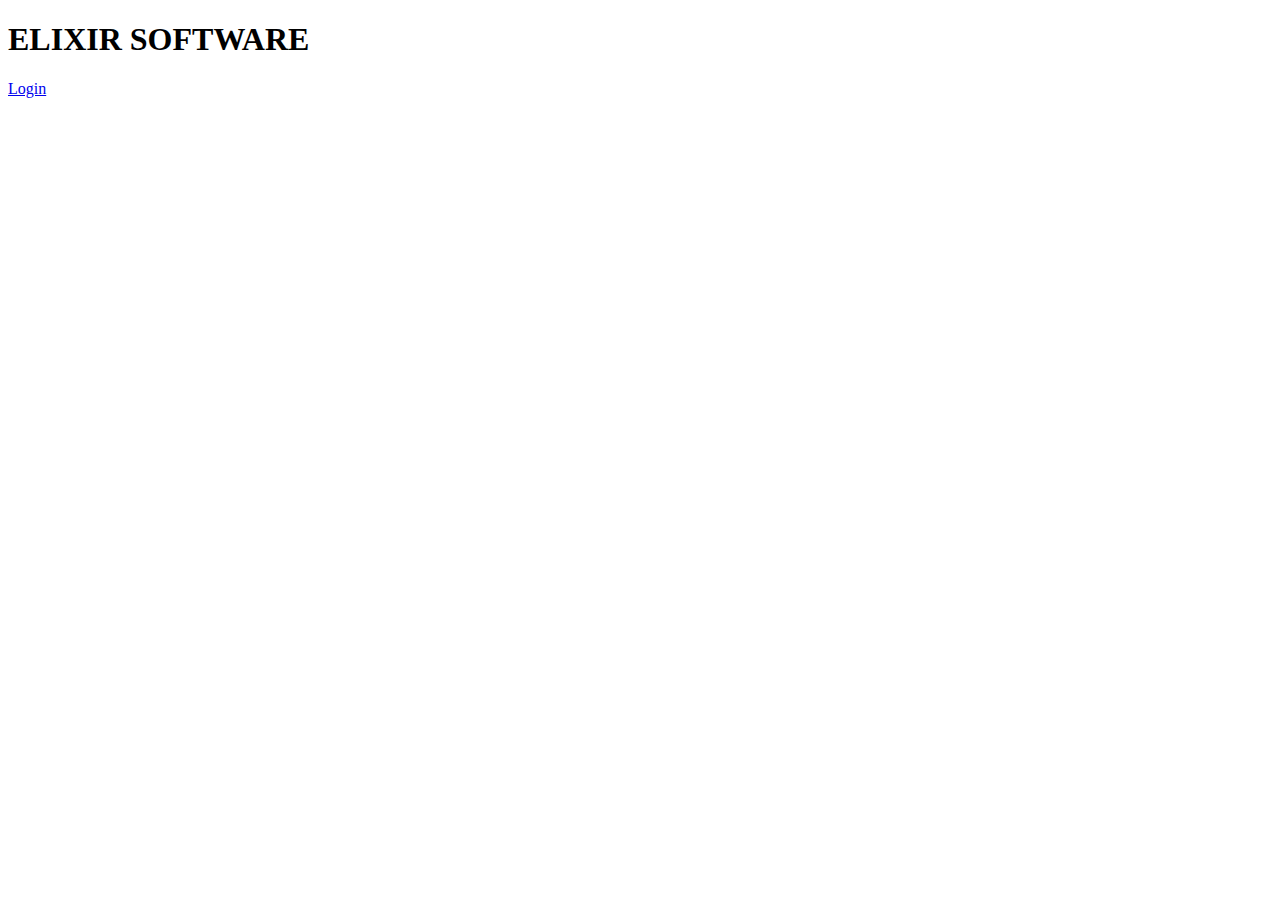
<file: index.html>
<!DOCTYPE html>
<html lang="en">
<head>
    <meta charset="UTF-8">
    <meta name="viewport" content="width=device-width, initial-scale=1.0">
    <title>Document</title>
</head>
<body>
    <h1>ELIXIR SOFTWARE</h1>
    <a href="./admin/index.php">Login</a>
</body>
</html>
</file>
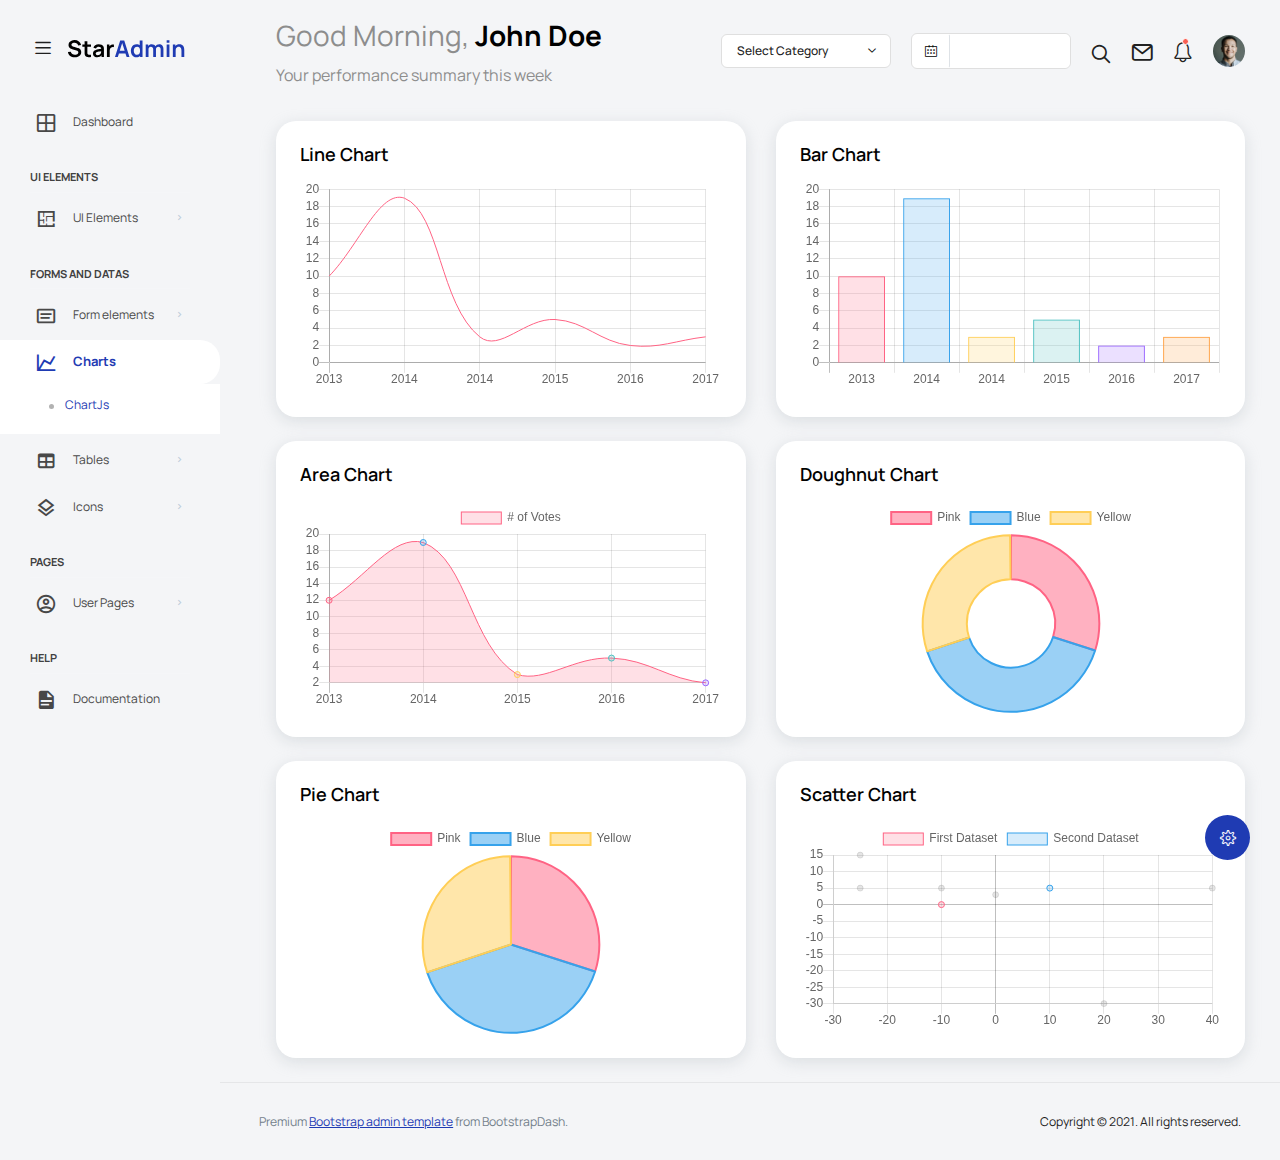
<file: admin/pages/charts/chartjs.html>
<!DOCTYPE html>
<html lang="en">

<head>
  <!-- Required meta tags -->
  <meta charset="utf-8">
  <meta name="viewport" content="width=device-width, initial-scale=1, shrink-to-fit=no">
  <title>Star Admin2 </title>
  <!-- plugins:css -->
  <link rel="stylesheet" href="../../vendors/feather/feather.css">
  <link rel="stylesheet" href="../../vendors/mdi/css/materialdesignicons.min.css">
  <link rel="stylesheet" href="../../vendors/ti-icons/css/themify-icons.css">
  <link rel="stylesheet" href="../../vendors/typicons/typicons.css">
  <link rel="stylesheet" href="../../vendors/simple-line-icons/css/simple-line-icons.css">
  <link rel="stylesheet" href="../../vendors/css/vendor.bundle.base.css">
  <!-- endinject -->
  <!-- Plugin css for this page -->
  <!-- End plugin css for this page -->
  <!-- inject:css -->
  <link rel="stylesheet" href="../../css/vertical-layout-light/style.css">
  <!-- endinject -->
  <link rel="shortcut icon" href="../../images/favicon.png" />
</head>

<body>
  <div class="container-scroller">
    <!-- partial:../../partials/_navbar.html -->
    <nav class="navbar default-layout col-lg-12 col-12 p-0 fixed-top d-flex align-items-top flex-row">
      <div class="text-center navbar-brand-wrapper d-flex align-items-center justify-content-start">
        <div class="me-3">
          <button class="navbar-toggler navbar-toggler align-self-center" type="button" data-bs-toggle="minimize">
            <span class="icon-menu"></span>
          </button>
        </div>
        <div>
          <a class="navbar-brand brand-logo" href="../../index.html">
            <img src="../../images/logo.svg" alt="logo" />
          </a>
          <a class="navbar-brand brand-logo-mini" href="../../index.html">
            <img src="../../images/logo-mini.svg" alt="logo" />
          </a>
        </div>
      </div>
      <div class="navbar-menu-wrapper d-flex align-items-top"> 
        <ul class="navbar-nav">
          <li class="nav-item font-weight-semibold d-none d-lg-block ms-0">
            <h1 class="welcome-text">Good Morning, <span class="text-black fw-bold">John Doe</span></h1>
            <h3 class="welcome-sub-text">Your performance summary this week </h3>
          </li>
        </ul>
        <ul class="navbar-nav ms-auto">
          <li class="nav-item dropdown d-none d-lg-block">
            <a class="nav-link dropdown-bordered dropdown-toggle dropdown-toggle-split" id="messageDropdown" href="#" data-bs-toggle="dropdown" aria-expanded="false"> Select Category </a>
            <div class="dropdown-menu dropdown-menu-right navbar-dropdown preview-list pb-0" aria-labelledby="messageDropdown">
              <a class="dropdown-item py-3" >
                <p class="mb-0 font-weight-medium float-left">Select category</p>
              </a>
              <div class="dropdown-divider"></div>
              <a class="dropdown-item preview-item">
                <div class="preview-item-content flex-grow py-2">
                  <p class="preview-subject ellipsis font-weight-medium text-dark">Bootstrap Bundle </p>
                  <p class="fw-light small-text mb-0">This is a Bundle featuring 16 unique dashboards</p>
                </div>
              </a>
              <a class="dropdown-item preview-item">
                <div class="preview-item-content flex-grow py-2">
                  <p class="preview-subject ellipsis font-weight-medium text-dark">Angular Bundle</p>
                  <p class="fw-light small-text mb-0">Everything you’ll ever need for your Angular projects</p>
                </div>
              </a>
              <a class="dropdown-item preview-item">
                <div class="preview-item-content flex-grow py-2">
                  <p class="preview-subject ellipsis font-weight-medium text-dark">VUE Bundle</p>
                  <p class="fw-light small-text mb-0">Bundle of 6 Premium Vue Admin Dashboard</p>
                </div>
              </a>
              <a class="dropdown-item preview-item">
                <div class="preview-item-content flex-grow py-2">
                  <p class="preview-subject ellipsis font-weight-medium text-dark">React Bundle</p>
                  <p class="fw-light small-text mb-0">Bundle of 8 Premium React Admin Dashboard</p>
                </div>
              </a>
            </div>
          </li>
          <li class="nav-item d-none d-lg-block">
            <div id="datepicker-popup" class="input-group date datepicker navbar-date-picker">
              <span class="input-group-addon input-group-prepend border-right">
                <span class="icon-calendar input-group-text calendar-icon"></span>
              </span>
              <input type="text" class="form-control">
            </div>
          </li>
          <li class="nav-item">
            <form class="search-form" action="#">
              <i class="icon-search"></i>
              <input type="search" class="form-control" placeholder="Search Here" title="Search here">
            </form>
          </li>
          <li class="nav-item dropdown">
            <a class="nav-link count-indicator" id="notificationDropdown" href="#" data-bs-toggle="dropdown">
              <i class="icon-mail icon-lg"></i>
            </a>
            <div class="dropdown-menu dropdown-menu-right navbar-dropdown preview-list pb-0" aria-labelledby="notificationDropdown">
              <a class="dropdown-item py-3 border-bottom">
                <p class="mb-0 font-weight-medium float-left">You have 4 new notifications </p>
                <span class="badge badge-pill badge-primary float-right">View all</span>
              </a>
              <a class="dropdown-item preview-item py-3">
                <div class="preview-thumbnail">
                  <i class="mdi mdi-alert m-auto text-primary"></i>
                </div>
                <div class="preview-item-content">
                  <h6 class="preview-subject fw-normal text-dark mb-1">Application Error</h6>
                  <p class="fw-light small-text mb-0"> Just now </p>
                </div>
              </a>
              <a class="dropdown-item preview-item py-3">
                <div class="preview-thumbnail">
                  <i class="mdi mdi-settings m-auto text-primary"></i>
                </div>
                <div class="preview-item-content">
                  <h6 class="preview-subject fw-normal text-dark mb-1">Settings</h6>
                  <p class="fw-light small-text mb-0"> Private message </p>
                </div>
              </a>
              <a class="dropdown-item preview-item py-3">
                <div class="preview-thumbnail">
                  <i class="mdi mdi-airballoon m-auto text-primary"></i>
                </div>
                <div class="preview-item-content">
                  <h6 class="preview-subject fw-normal text-dark mb-1">New user registration</h6>
                  <p class="fw-light small-text mb-0"> 2 days ago </p>
                </div>
              </a>
            </div>
          </li>
          <li class="nav-item dropdown"> 
            <a class="nav-link count-indicator" id="countDropdown" href="#" data-bs-toggle="dropdown" aria-expanded="false">
              <i class="icon-bell"></i>
              <span class="count"></span>
            </a>
            <div class="dropdown-menu dropdown-menu-right navbar-dropdown preview-list pb-0" aria-labelledby="countDropdown">
              <a class="dropdown-item py-3">
                <p class="mb-0 font-weight-medium float-left">You have 7 unread mails </p>
                <span class="badge badge-pill badge-primary float-right">View all</span>
              </a>
              <div class="dropdown-divider"></div>
              <a class="dropdown-item preview-item">
                <div class="preview-thumbnail">
                  <img src="../../images/faces/face10.jpg" alt="image" class="img-sm profile-pic">
                </div>
                <div class="preview-item-content flex-grow py-2">
                  <p class="preview-subject ellipsis font-weight-medium text-dark">Marian Garner </p>
                  <p class="fw-light small-text mb-0"> The meeting is cancelled </p>
                </div>
              </a>
              <a class="dropdown-item preview-item">
                <div class="preview-thumbnail">
                  <img src="../../images/faces/face12.jpg" alt="image" class="img-sm profile-pic">
                </div>
                <div class="preview-item-content flex-grow py-2">
                  <p class="preview-subject ellipsis font-weight-medium text-dark">David Grey </p>
                  <p class="fw-light small-text mb-0"> The meeting is cancelled </p>
                </div>
              </a>
              <a class="dropdown-item preview-item">
                <div class="preview-thumbnail">
                  <img src="../../images/faces/face1.jpg" alt="image" class="img-sm profile-pic">
                </div>
                <div class="preview-item-content flex-grow py-2">
                  <p class="preview-subject ellipsis font-weight-medium text-dark">Travis Jenkins </p>
                  <p class="fw-light small-text mb-0"> The meeting is cancelled </p>
                </div>
              </a>
            </div>
          </li>
          <li class="nav-item dropdown d-none d-lg-block user-dropdown">
            <a class="nav-link" id="UserDropdown" href="#" data-bs-toggle="dropdown" aria-expanded="false">
              <img class="img-xs rounded-circle" src="../../images/faces/face8.jpg" alt="Profile image"> </a>
            <div class="dropdown-menu dropdown-menu-right navbar-dropdown" aria-labelledby="UserDropdown">
              <div class="dropdown-header text-center">
                <img class="img-md rounded-circle" src="../../images/faces/face8.jpg" alt="Profile image">
                <p class="mb-1 mt-3 font-weight-semibold">Allen Moreno</p>
                <p class="fw-light text-muted mb-0">allenmoreno@gmail.com</p>
              </div>
              <a class="dropdown-item"><i class="dropdown-item-icon mdi mdi-account-outline text-primary me-2"></i> My Profile <span class="badge badge-pill badge-danger">1</span></a>
              <a class="dropdown-item"><i class="dropdown-item-icon mdi mdi-message-text-outline text-primary me-2"></i> Messages</a>
              <a class="dropdown-item"><i class="dropdown-item-icon mdi mdi-calendar-check-outline text-primary me-2"></i> Activity</a>
              <a class="dropdown-item"><i class="dropdown-item-icon mdi mdi-help-circle-outline text-primary me-2"></i> FAQ</a>
              <a class="dropdown-item"><i class="dropdown-item-icon mdi mdi-power text-primary me-2"></i>Sign Out</a>
            </div>
          </li>
        </ul>
        <button class="navbar-toggler navbar-toggler-right d-lg-none align-self-center" type="button" data-bs-toggle="offcanvas">
          <span class="mdi mdi-menu"></span>
        </button>
      </div>
    </nav>
    <!-- partial -->
    <div class="container-fluid page-body-wrapper">
      <!-- partial:../../partials/_settings-panel.html -->
      <div class="theme-setting-wrapper">
        <div id="settings-trigger"><i class="ti-settings"></i></div>
        <div id="theme-settings" class="settings-panel">
          <i class="settings-close ti-close"></i>
          <p class="settings-heading">SIDEBAR SKINS</p>
          <div class="sidebar-bg-options selected" id="sidebar-light-theme"><div class="img-ss rounded-circle bg-light border me-3"></div>Light</div>
          <div class="sidebar-bg-options" id="sidebar-dark-theme"><div class="img-ss rounded-circle bg-dark border me-3"></div>Dark</div>
          <p class="settings-heading mt-2">HEADER SKINS</p>
          <div class="color-tiles mx-0 px-4">
            <div class="tiles success"></div>
            <div class="tiles warning"></div>
            <div class="tiles danger"></div>
            <div class="tiles info"></div>
            <div class="tiles dark"></div>
            <div class="tiles default"></div>
          </div>
        </div>
      </div>
      <div id="right-sidebar" class="settings-panel">
        <i class="settings-close ti-close"></i>
        <ul class="nav nav-tabs border-top" id="setting-panel" role="tablist">
          <li class="nav-item">
            <a class="nav-link active" id="todo-tab" data-bs-toggle="tab" href="#todo-section" role="tab" aria-controls="todo-section" aria-expanded="true">TO DO LIST</a>
          </li>
          <li class="nav-item">
            <a class="nav-link" id="chats-tab" data-bs-toggle="tab" href="#chats-section" role="tab" aria-controls="chats-section">CHATS</a>
          </li>
        </ul>
        <div class="tab-content" id="setting-content">
          <div class="tab-pane fade show active scroll-wrapper" id="todo-section" role="tabpanel" aria-labelledby="todo-section">
            <div class="add-items d-flex px-3 mb-0">
              <form class="form w-100">
                <div class="form-group d-flex">
                  <input type="text" class="form-control todo-list-input" placeholder="Add To-do">
                  <button type="submit" class="add btn btn-primary todo-list-add-btn" id="add-task">Add</button>
                </div>
              </form>
            </div>
            <div class="list-wrapper px-3">
              <ul class="d-flex flex-column-reverse todo-list">
                <li>
                  <div class="form-check">
                    <label class="form-check-label">
                      <input class="checkbox" type="checkbox">
                      Team review meeting at 3.00 PM
                    </label>
                  </div>
                  <i class="remove ti-close"></i>
                </li>
                <li>
                  <div class="form-check">
                    <label class="form-check-label">
                      <input class="checkbox" type="checkbox">
                      Prepare for presentation
                    </label>
                  </div>
                  <i class="remove ti-close"></i>
                </li>
                <li>
                  <div class="form-check">
                    <label class="form-check-label">
                      <input class="checkbox" type="checkbox">
                      Resolve all the low priority tickets due today
                    </label>
                  </div>
                  <i class="remove ti-close"></i>
                </li>
                <li class="completed">
                  <div class="form-check">
                    <label class="form-check-label">
                      <input class="checkbox" type="checkbox" checked>
                      Schedule meeting for next week
                    </label>
                  </div>
                  <i class="remove ti-close"></i>
                </li>
                <li class="completed">
                  <div class="form-check">
                    <label class="form-check-label">
                      <input class="checkbox" type="checkbox" checked>
                      Project review
                    </label>
                  </div>
                  <i class="remove ti-close"></i>
                </li>
              </ul>
            </div>
            <h4 class="px-3 text-muted mt-5 fw-light mb-0">Events</h4>
            <div class="events pt-4 px-3">
              <div class="wrapper d-flex mb-2">
                <i class="ti-control-record text-primary me-2"></i>
                <span>Feb 11 2018</span>
              </div>
              <p class="mb-0 font-weight-thin text-gray">Creating component page build a js</p>
              <p class="text-gray mb-0">The total number of sessions</p>
            </div>
            <div class="events pt-4 px-3">
              <div class="wrapper d-flex mb-2">
                <i class="ti-control-record text-primary me-2"></i>
                <span>Feb 7 2018</span>
              </div>
              <p class="mb-0 font-weight-thin text-gray">Meeting with Alisa</p>
              <p class="text-gray mb-0 ">Call Sarah Graves</p>
            </div>
          </div>
          <!-- To do section tab ends -->
          <div class="tab-pane fade" id="chats-section" role="tabpanel" aria-labelledby="chats-section">
            <div class="d-flex align-items-center justify-content-between border-bottom">
              <p class="settings-heading border-top-0 mb-3 pl-3 pt-0 border-bottom-0 pb-0">Friends</p>
              <small class="settings-heading border-top-0 mb-3 pt-0 border-bottom-0 pb-0 pr-3 fw-normal">See All</small>
            </div>
            <ul class="chat-list">
              <li class="list active">
                <div class="profile"><img src="../../images/faces/face1.jpg" alt="image"><span class="online"></span></div>
                <div class="info">
                  <p>Thomas Douglas</p>
                  <p>Available</p>
                </div>
                <small class="text-muted my-auto">19 min</small>
              </li>
              <li class="list">
                <div class="profile"><img src="../../images/faces/face2.jpg" alt="image"><span class="offline"></span></div>
                <div class="info">
                  <div class="wrapper d-flex">
                    <p>Catherine</p>
                  </div>
                  <p>Away</p>
                </div>
                <div class="badge badge-success badge-pill my-auto mx-2">4</div>
                <small class="text-muted my-auto">23 min</small>
              </li>
              <li class="list">
                <div class="profile"><img src="../../images/faces/face3.jpg" alt="image"><span class="online"></span></div>
                <div class="info">
                  <p>Daniel Russell</p>
                  <p>Available</p>
                </div>
                <small class="text-muted my-auto">14 min</small>
              </li>
              <li class="list">
                <div class="profile"><img src="../../images/faces/face4.jpg" alt="image"><span class="offline"></span></div>
                <div class="info">
                  <p>James Richardson</p>
                  <p>Away</p>
                </div>
                <small class="text-muted my-auto">2 min</small>
              </li>
              <li class="list">
                <div class="profile"><img src="../../images/faces/face5.jpg" alt="image"><span class="online"></span></div>
                <div class="info">
                  <p>Madeline Kennedy</p>
                  <p>Available</p>
                </div>
                <small class="text-muted my-auto">5 min</small>
              </li>
              <li class="list">
                <div class="profile"><img src="../../images/faces/face6.jpg" alt="image"><span class="online"></span></div>
                <div class="info">
                  <p>Sarah Graves</p>
                  <p>Available</p>
                </div>
                <small class="text-muted my-auto">47 min</small>
              </li>
            </ul>
          </div>
          <!-- chat tab ends -->
        </div>
      </div>
      <!-- partial -->
      <!-- partial:../../partials/_sidebar.html -->
      <nav class="sidebar sidebar-offcanvas" id="sidebar">
        <ul class="nav">
          <li class="nav-item">
            <a class="nav-link" href="../../index.html">
              <i class="mdi mdi-grid-large menu-icon"></i>
              <span class="menu-title">Dashboard</span>
            </a>
          </li>
          <li class="nav-item nav-category">UI Elements</li>
          <li class="nav-item">
            <a class="nav-link" data-bs-toggle="collapse" href="#ui-basic" aria-expanded="false" aria-controls="ui-basic">
              <i class="menu-icon mdi mdi-floor-plan"></i>
              <span class="menu-title">UI Elements</span>
              <i class="menu-arrow"></i> 
            </a>
            <div class="collapse" id="ui-basic">
              <ul class="nav flex-column sub-menu">
                <li class="nav-item"> <a class="nav-link" href="../../pages/ui-features/buttons.html">Buttons</a></li>
                <li class="nav-item"> <a class="nav-link" href="../../pages/ui-features/dropdowns.html">Dropdowns</a></li>
                <li class="nav-item"> <a class="nav-link" href="../../pages/ui-features/typography.html">Typography</a></li>
              </ul>
            </div>
          </li>
          <li class="nav-item nav-category">Forms and Datas</li>
          <li class="nav-item">
            <a class="nav-link" data-bs-toggle="collapse" href="#form-elements" aria-expanded="false" aria-controls="form-elements">
              <i class="menu-icon mdi mdi-card-text-outline"></i>
              <span class="menu-title">Form elements</span>
              <i class="menu-arrow"></i>
            </a>
            <div class="collapse" id="form-elements">
              <ul class="nav flex-column sub-menu">
                <li class="nav-item"><a class="nav-link" href="../../pages/forms/basic_elements.html">Basic Elements</a></li>
              </ul>
            </div>
          </li>
          <li class="nav-item">
            <a class="nav-link" data-bs-toggle="collapse" href="#charts" aria-expanded="false" aria-controls="charts">
              <i class="menu-icon mdi mdi-chart-line"></i>
              <span class="menu-title">Charts</span>
              <i class="menu-arrow"></i>
            </a>
            <div class="collapse" id="charts">
              <ul class="nav flex-column sub-menu">
                <li class="nav-item"> <a class="nav-link" href="../../pages/charts/chartjs.html">ChartJs</a></li>
              </ul>
            </div>
          </li>
          <li class="nav-item">
            <a class="nav-link" data-bs-toggle="collapse" href="#tables" aria-expanded="false" aria-controls="tables">
              <i class="menu-icon mdi mdi-table"></i>
              <span class="menu-title">Tables</span>
              <i class="menu-arrow"></i>
            </a>
            <div class="collapse" id="tables">
              <ul class="nav flex-column sub-menu">
                <li class="nav-item"> <a class="nav-link" href="../../pages/tables/basic-table.html">Basic table</a></li>
              </ul>
            </div>
          </li>
          <li class="nav-item">
            <a class="nav-link" data-bs-toggle="collapse" href="#icons" aria-expanded="false" aria-controls="icons">
              <i class="menu-icon mdi mdi-layers-outline"></i>
              <span class="menu-title">Icons</span>
              <i class="menu-arrow"></i>
            </a>
            <div class="collapse" id="icons">
              <ul class="nav flex-column sub-menu">
                <li class="nav-item"> <a class="nav-link" href="../../pages/icons/mdi.html">Mdi icons</a></li>
              </ul>
            </div>
          </li>
          <li class="nav-item nav-category">pages</li>
          <li class="nav-item">
            <a class="nav-link" data-bs-toggle="collapse" href="#auth" aria-expanded="false" aria-controls="auth">
              <i class="menu-icon mdi mdi-account-circle-outline"></i>
              <span class="menu-title">User Pages</span>
              <i class="menu-arrow"></i>
            </a>
            <div class="collapse" id="auth">
              <ul class="nav flex-column sub-menu">
                <li class="nav-item"> <a class="nav-link" href="../../pages/samples/login.html"> Login </a></li>
              </ul>
            </div>
          </li>
          <li class="nav-item nav-category">help</li>
          <li class="nav-item">
            <a class="nav-link" href="http://bootstrapdash.com/demo/star-admin2-free/docs/documentation.html">
              <i class="menu-icon mdi mdi-file-document"></i>
              <span class="menu-title">Documentation</span>
            </a>
          </li>
        </ul>
      </nav>
      <!-- partial -->
      <div class="main-panel">
        <div class="content-wrapper">
          <div class="row">
            <div class="col-lg-6 grid-margin stretch-card">
              <div class="card">
                <div class="card-body">
                  <h4 class="card-title">Line chart</h4>
                  <canvas id="lineChart"></canvas>
                </div>
              </div>
            </div>
            <div class="col-lg-6 grid-margin stretch-card">
              <div class="card">
                <div class="card-body">
                  <h4 class="card-title">Bar chart</h4>
                  <canvas id="barChart"></canvas>
                </div>
              </div>
            </div>
          </div>
          <div class="row">
            <div class="col-lg-6 grid-margin stretch-card">
              <div class="card">
                <div class="card-body">
                  <h4 class="card-title">Area chart</h4>
                  <canvas id="areaChart"></canvas>
                </div>
              </div>
            </div>
            <div class="col-lg-6 grid-margin stretch-card">
              <div class="card">
                <div class="card-body">
                  <h4 class="card-title">Doughnut chart</h4>
                  <canvas id="doughnutChart"></canvas>
                </div>
              </div>
            </div>
          </div>
          <div class="row">
            <div class="col-lg-6 grid-margin grid-margin-lg-0 stretch-card">
              <div class="card">
                <div class="card-body">
                  <h4 class="card-title">Pie chart</h4>
                  <canvas id="pieChart"></canvas>
                </div>
              </div>
            </div>
            <div class="col-lg-6 grid-margin grid-margin-lg-0 stretch-card">
              <div class="card">
                <div class="card-body">
                  <h4 class="card-title">Scatter chart</h4>
                  <canvas id="scatterChart"></canvas>
                </div>
              </div>
            </div>
          </div>
        </div>
        <!-- content-wrapper ends -->
        <!-- partial:../../partials/_footer.html -->
        <footer class="footer">
          <div class="d-sm-flex justify-content-center justify-content-sm-between">
            <span class="text-muted text-center text-sm-left d-block d-sm-inline-block">Premium <a href="https://www.bootstrapdash.com/" target="_blank">Bootstrap admin template</a> from BootstrapDash.</span>
            <span class="float-none float-sm-right d-block mt-1 mt-sm-0 text-center">Copyright © 2021. All rights reserved.</span>
          </div>
        </footer>
        <!-- partial -->
      </div>
      <!-- main-panel ends -->
    </div>
    <!-- page-body-wrapper ends -->
  </div>
  <!-- container-scroller -->
  <!-- plugins:js -->
  <script src="../../vendors/js/vendor.bundle.base.js"></script>
  <!-- endinject -->
  <!-- Plugin js for this page -->
  <script src="../../vendors/chart.js/Chart.min.js"></script>
  <script src="../../vendors/bootstrap-datepicker/bootstrap-datepicker.min.js"></script>
  <!-- End plugin js for this page -->
  <!-- inject:js -->
  <script src="../../js/off-canvas.js"></script>
  <script src="../../js/hoverable-collapse.js"></script>
  <script src="../../js/template.js"></script>
  <script src="../../js/settings.js"></script>
  <script src="../../js/todolist.js"></script>
  <!-- endinject -->
  <!-- Custom js for this page-->
  <script src="../../js/chart.js"></script>
  <!-- End custom js for this page-->
</body>

</html>
</file>
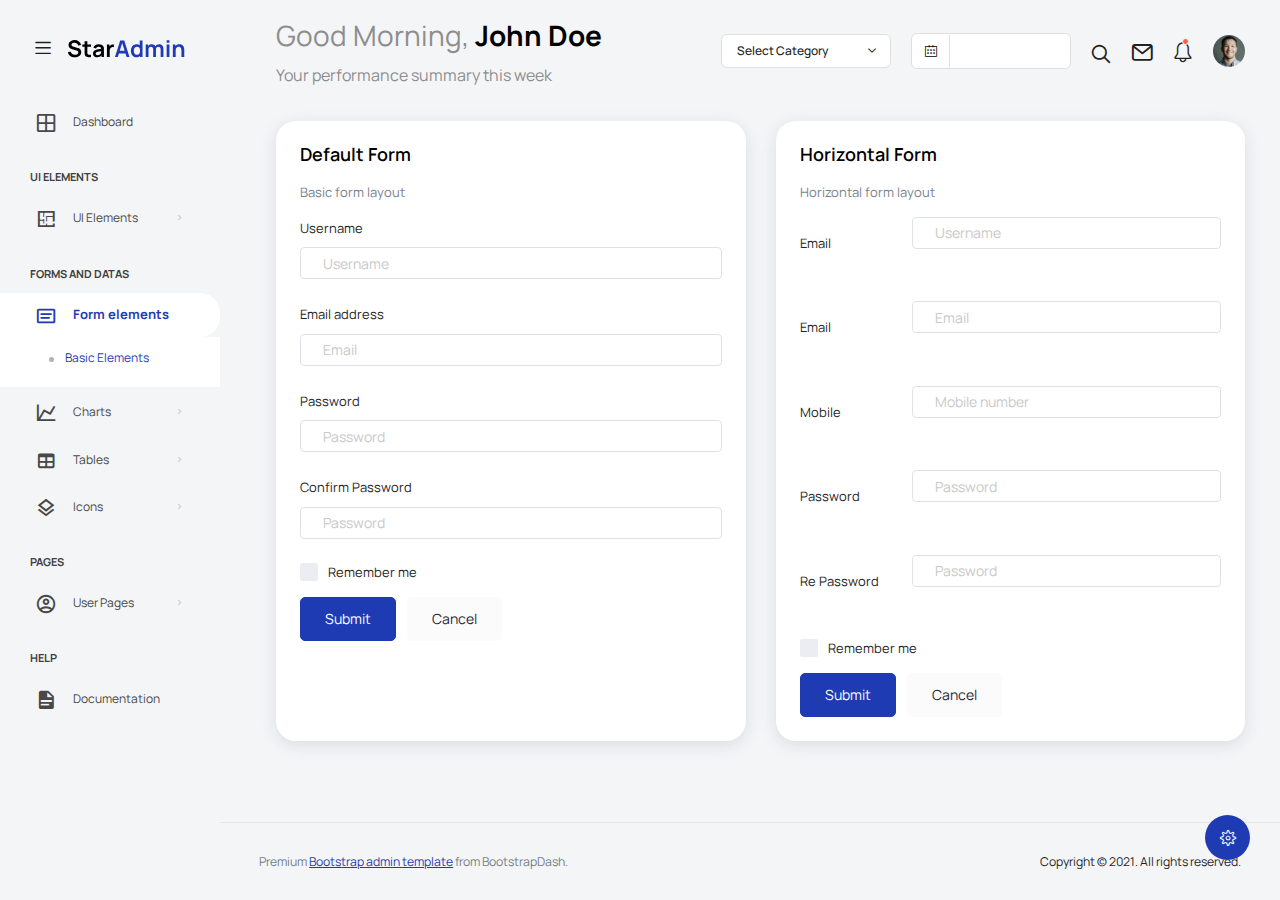
<file: admin/pages/forms/basic_elements.html>
<!DOCTYPE html>
<html lang="en">

<head>
  <!-- Required meta tags -->
  <meta charset="utf-8">
  <meta name="viewport" content="width=device-width, initial-scale=1, shrink-to-fit=no">
  <title>Star Admin2 </title>
  <!-- plugins:css -->
  <link rel="stylesheet" href="../../vendors/feather/feather.css">
  <link rel="stylesheet" href="../../vendors/mdi/css/materialdesignicons.min.css">
  <link rel="stylesheet" href="../../vendors/ti-icons/css/themify-icons.css">
  <link rel="stylesheet" href="../../vendors/typicons/typicons.css">
  <link rel="stylesheet" href="../../vendors/simple-line-icons/css/simple-line-icons.css">
  <link rel="stylesheet" href="../../vendors/css/vendor.bundle.base.css">
  <!-- endinject -->
  <!-- Plugin css for this page -->
  <link rel="stylesheet" href="../../vendors/select2/select2.min.css">
  <link rel="stylesheet" href="../../vendors/select2-bootstrap-theme/select2-bootstrap.min.css">
  <!-- End plugin css for this page -->
  <!-- inject:css -->
  <link rel="stylesheet" href="../../css/vertical-layout-light/style.css">
  <!-- endinject -->
  <link rel="shortcut icon" href="../../images/favicon.png" />
</head>

<body>
  <div class="container-scroller">
    <!-- partial:../../partials/_navbar.html -->
    <nav class="navbar default-layout col-lg-12 col-12 p-0 fixed-top d-flex align-items-top flex-row">
      <div class="text-center navbar-brand-wrapper d-flex align-items-center justify-content-start">
        <div class="me-3">
          <button class="navbar-toggler navbar-toggler align-self-center" type="button" data-bs-toggle="minimize">
            <span class="icon-menu"></span>
          </button>
        </div>
        <div>
          <a class="navbar-brand brand-logo" href="../../index.html">
            <img src="../../images/logo.svg" alt="logo" />
          </a>
          <a class="navbar-brand brand-logo-mini" href="../../index.html">
            <img src="../../images/logo-mini.svg" alt="logo" />
          </a>
        </div>
      </div>
      <div class="navbar-menu-wrapper d-flex align-items-top"> 
        <ul class="navbar-nav">
          <li class="nav-item font-weight-semibold d-none d-lg-block ms-0">
            <h1 class="welcome-text">Good Morning, <span class="text-black fw-bold">John Doe</span></h1>
            <h3 class="welcome-sub-text">Your performance summary this week </h3>
          </li>
        </ul>
        <ul class="navbar-nav ms-auto">
          <li class="nav-item dropdown d-none d-lg-block">
            <a class="nav-link dropdown-bordered dropdown-toggle dropdown-toggle-split" id="messageDropdown" href="#" data-bs-toggle="dropdown" aria-expanded="false"> Select Category </a>
            <div class="dropdown-menu dropdown-menu-right navbar-dropdown preview-list pb-0" aria-labelledby="messageDropdown">
              <a class="dropdown-item py-3" >
                <p class="mb-0 font-weight-medium float-left">Select category</p>
              </a>
              <div class="dropdown-divider"></div>
              <a class="dropdown-item preview-item">
                <div class="preview-item-content flex-grow py-2">
                  <p class="preview-subject ellipsis font-weight-medium text-dark">Bootstrap Bundle </p>
                  <p class="fw-light small-text mb-0">This is a Bundle featuring 16 unique dashboards</p>
                </div>
              </a>
              <a class="dropdown-item preview-item">
                <div class="preview-item-content flex-grow py-2">
                  <p class="preview-subject ellipsis font-weight-medium text-dark">Angular Bundle</p>
                  <p class="fw-light small-text mb-0">Everything you’ll ever need for your Angular projects</p>
                </div>
              </a>
              <a class="dropdown-item preview-item">
                <div class="preview-item-content flex-grow py-2">
                  <p class="preview-subject ellipsis font-weight-medium text-dark">VUE Bundle</p>
                  <p class="fw-light small-text mb-0">Bundle of 6 Premium Vue Admin Dashboard</p>
                </div>
              </a>
              <a class="dropdown-item preview-item">
                <div class="preview-item-content flex-grow py-2">
                  <p class="preview-subject ellipsis font-weight-medium text-dark">React Bundle</p>
                  <p class="fw-light small-text mb-0">Bundle of 8 Premium React Admin Dashboard</p>
                </div>
              </a>
            </div>
          </li>
          <li class="nav-item d-none d-lg-block">
            <div id="datepicker-popup" class="input-group date datepicker navbar-date-picker">
              <span class="input-group-addon input-group-prepend border-right">
                <span class="icon-calendar input-group-text calendar-icon"></span>
              </span>
              <input type="text" class="form-control">
            </div>
          </li>
          <li class="nav-item">
            <form class="search-form" action="#">
              <i class="icon-search"></i>
              <input type="search" class="form-control" placeholder="Search Here" title="Search here">
            </form>
          </li>
          <li class="nav-item dropdown">
            <a class="nav-link count-indicator" id="notificationDropdown" href="#" data-bs-toggle="dropdown">
              <i class="icon-mail icon-lg"></i>
            </a>
            <div class="dropdown-menu dropdown-menu-right navbar-dropdown preview-list pb-0" aria-labelledby="notificationDropdown">
              <a class="dropdown-item py-3 border-bottom">
                <p class="mb-0 font-weight-medium float-left">You have 4 new notifications </p>
                <span class="badge badge-pill badge-primary float-right">View all</span>
              </a>
              <a class="dropdown-item preview-item py-3">
                <div class="preview-thumbnail">
                  <i class="mdi mdi-alert m-auto text-primary"></i>
                </div>
                <div class="preview-item-content">
                  <h6 class="preview-subject fw-normal text-dark mb-1">Application Error</h6>
                  <p class="fw-light small-text mb-0"> Just now </p>
                </div>
              </a>
              <a class="dropdown-item preview-item py-3">
                <div class="preview-thumbnail">
                  <i class="mdi mdi-settings m-auto text-primary"></i>
                </div>
                <div class="preview-item-content">
                  <h6 class="preview-subject fw-normal text-dark mb-1">Settings</h6>
                  <p class="fw-light small-text mb-0"> Private message </p>
                </div>
              </a>
              <a class="dropdown-item preview-item py-3">
                <div class="preview-thumbnail">
                  <i class="mdi mdi-airballoon m-auto text-primary"></i>
                </div>
                <div class="preview-item-content">
                  <h6 class="preview-subject fw-normal text-dark mb-1">New user registration</h6>
                  <p class="fw-light small-text mb-0"> 2 days ago </p>
                </div>
              </a>
            </div>
          </li>
          <li class="nav-item dropdown"> 
            <a class="nav-link count-indicator" id="countDropdown" href="#" data-bs-toggle="dropdown" aria-expanded="false">
              <i class="icon-bell"></i>
              <span class="count"></span>
            </a>
            <div class="dropdown-menu dropdown-menu-right navbar-dropdown preview-list pb-0" aria-labelledby="countDropdown">
              <a class="dropdown-item py-3">
                <p class="mb-0 font-weight-medium float-left">You have 7 unread mails </p>
                <span class="badge badge-pill badge-primary float-right">View all</span>
              </a>
              <div class="dropdown-divider"></div>
              <a class="dropdown-item preview-item">
                <div class="preview-thumbnail">
                  <img src="../../images/faces/face10.jpg" alt="image" class="img-sm profile-pic">
                </div>
                <div class="preview-item-content flex-grow py-2">
                  <p class="preview-subject ellipsis font-weight-medium text-dark">Marian Garner </p>
                  <p class="fw-light small-text mb-0"> The meeting is cancelled </p>
                </div>
              </a>
              <a class="dropdown-item preview-item">
                <div class="preview-thumbnail">
                  <img src="../../images/faces/face12.jpg" alt="image" class="img-sm profile-pic">
                </div>
                <div class="preview-item-content flex-grow py-2">
                  <p class="preview-subject ellipsis font-weight-medium text-dark">David Grey </p>
                  <p class="fw-light small-text mb-0"> The meeting is cancelled </p>
                </div>
              </a>
              <a class="dropdown-item preview-item">
                <div class="preview-thumbnail">
                  <img src="../../images/faces/face1.jpg" alt="image" class="img-sm profile-pic">
                </div>
                <div class="preview-item-content flex-grow py-2">
                  <p class="preview-subject ellipsis font-weight-medium text-dark">Travis Jenkins </p>
                  <p class="fw-light small-text mb-0"> The meeting is cancelled </p>
                </div>
              </a>
            </div>
          </li>
          <li class="nav-item dropdown d-none d-lg-block user-dropdown">
            <a class="nav-link" id="UserDropdown" href="#" data-bs-toggle="dropdown" aria-expanded="false">
              <img class="img-xs rounded-circle" src="../../images/faces/face8.jpg" alt="Profile image"> </a>
            <div class="dropdown-menu dropdown-menu-right navbar-dropdown" aria-labelledby="UserDropdown">
              <div class="dropdown-header text-center">
                <img class="img-md rounded-circle" src="../../images/faces/face8.jpg" alt="Profile image">
                <p class="mb-1 mt-3 font-weight-semibold">Allen Moreno</p>
                <p class="fw-light text-muted mb-0">allenmoreno@gmail.com</p>
              </div>
              <a class="dropdown-item"><i class="dropdown-item-icon mdi mdi-account-outline text-primary me-2"></i> My Profile <span class="badge badge-pill badge-danger">1</span></a>
              <a class="dropdown-item"><i class="dropdown-item-icon mdi mdi-message-text-outline text-primary me-2"></i> Messages</a>
              <a class="dropdown-item"><i class="dropdown-item-icon mdi mdi-calendar-check-outline text-primary me-2"></i> Activity</a>
              <a class="dropdown-item"><i class="dropdown-item-icon mdi mdi-help-circle-outline text-primary me-2"></i> FAQ</a>
              <a class="dropdown-item"><i class="dropdown-item-icon mdi mdi-power text-primary me-2"></i>Sign Out</a>
            </div>
          </li>
        </ul>
        <button class="navbar-toggler navbar-toggler-right d-lg-none align-self-center" type="button" data-bs-toggle="offcanvas">
          <span class="mdi mdi-menu"></span>
        </button>
      </div>
    </nav>
    <!-- partial -->
    <div class="container-fluid page-body-wrapper">
      <!-- partial:../../partials/_settings-panel.html -->
      <div class="theme-setting-wrapper">
        <div id="settings-trigger"><i class="ti-settings"></i></div>
        <div id="theme-settings" class="settings-panel">
          <i class="settings-close ti-close"></i>
          <p class="settings-heading">SIDEBAR SKINS</p>
          <div class="sidebar-bg-options selected" id="sidebar-light-theme"><div class="img-ss rounded-circle bg-light border me-3"></div>Light</div>
          <div class="sidebar-bg-options" id="sidebar-dark-theme"><div class="img-ss rounded-circle bg-dark border me-3"></div>Dark</div>
          <p class="settings-heading mt-2">HEADER SKINS</p>
          <div class="color-tiles mx-0 px-4">
            <div class="tiles success"></div>
            <div class="tiles warning"></div>
            <div class="tiles danger"></div>
            <div class="tiles info"></div>
            <div class="tiles dark"></div>
            <div class="tiles default"></div>
          </div>
        </div>
      </div>
      <div id="right-sidebar" class="settings-panel">
        <i class="settings-close ti-close"></i>
        <ul class="nav nav-tabs border-top" id="setting-panel" role="tablist">
          <li class="nav-item">
            <a class="nav-link active" id="todo-tab" data-bs-toggle="tab" href="#todo-section" role="tab" aria-controls="todo-section" aria-expanded="true">TO DO LIST</a>
          </li>
          <li class="nav-item">
            <a class="nav-link" id="chats-tab" data-bs-toggle="tab" href="#chats-section" role="tab" aria-controls="chats-section">CHATS</a>
          </li>
        </ul>
        <div class="tab-content" id="setting-content">
          <div class="tab-pane fade show active scroll-wrapper" id="todo-section" role="tabpanel" aria-labelledby="todo-section">
            <div class="add-items d-flex px-3 mb-0">
              <form class="form w-100">
                <div class="form-group d-flex">
                  <input type="text" class="form-control todo-list-input" placeholder="Add To-do">
                  <button type="submit" class="add btn btn-primary todo-list-add-btn" id="add-task">Add</button>
                </div>
              </form>
            </div>
            <div class="list-wrapper px-3">
              <ul class="d-flex flex-column-reverse todo-list">
                <li>
                  <div class="form-check">
                    <label class="form-check-label">
                      <input class="checkbox" type="checkbox">
                      Team review meeting at 3.00 PM
                    </label>
                  </div>
                  <i class="remove ti-close"></i>
                </li>
                <li>
                  <div class="form-check">
                    <label class="form-check-label">
                      <input class="checkbox" type="checkbox">
                      Prepare for presentation
                    </label>
                  </div>
                  <i class="remove ti-close"></i>
                </li>
                <li>
                  <div class="form-check">
                    <label class="form-check-label">
                      <input class="checkbox" type="checkbox">
                      Resolve all the low priority tickets due today
                    </label>
                  </div>
                  <i class="remove ti-close"></i>
                </li>
                <li class="completed">
                  <div class="form-check">
                    <label class="form-check-label">
                      <input class="checkbox" type="checkbox" checked>
                      Schedule meeting for next week
                    </label>
                  </div>
                  <i class="remove ti-close"></i>
                </li>
                <li class="completed">
                  <div class="form-check">
                    <label class="form-check-label">
                      <input class="checkbox" type="checkbox" checked>
                      Project review
                    </label>
                  </div>
                  <i class="remove ti-close"></i>
                </li>
              </ul>
            </div>
            <h4 class="px-3 text-muted mt-5 fw-light mb-0">Events</h4>
            <div class="events pt-4 px-3">
              <div class="wrapper d-flex mb-2">
                <i class="ti-control-record text-primary me-2"></i>
                <span>Feb 11 2018</span>
              </div>
              <p class="mb-0 font-weight-thin text-gray">Creating component page build a js</p>
              <p class="text-gray mb-0">The total number of sessions</p>
            </div>
            <div class="events pt-4 px-3">
              <div class="wrapper d-flex mb-2">
                <i class="ti-control-record text-primary me-2"></i>
                <span>Feb 7 2018</span>
              </div>
              <p class="mb-0 font-weight-thin text-gray">Meeting with Alisa</p>
              <p class="text-gray mb-0 ">Call Sarah Graves</p>
            </div>
          </div>
          <!-- To do section tab ends -->
          <div class="tab-pane fade" id="chats-section" role="tabpanel" aria-labelledby="chats-section">
            <div class="d-flex align-items-center justify-content-between border-bottom">
              <p class="settings-heading border-top-0 mb-3 pl-3 pt-0 border-bottom-0 pb-0">Friends</p>
              <small class="settings-heading border-top-0 mb-3 pt-0 border-bottom-0 pb-0 pr-3 fw-normal">See All</small>
            </div>
            <ul class="chat-list">
              <li class="list active">
                <div class="profile"><img src="../../images/faces/face1.jpg" alt="image"><span class="online"></span></div>
                <div class="info">
                  <p>Thomas Douglas</p>
                  <p>Available</p>
                </div>
                <small class="text-muted my-auto">19 min</small>
              </li>
              <li class="list">
                <div class="profile"><img src="../../images/faces/face2.jpg" alt="image"><span class="offline"></span></div>
                <div class="info">
                  <div class="wrapper d-flex">
                    <p>Catherine</p>
                  </div>
                  <p>Away</p>
                </div>
                <div class="badge badge-success badge-pill my-auto mx-2">4</div>
                <small class="text-muted my-auto">23 min</small>
              </li>
              <li class="list">
                <div class="profile"><img src="../../images/faces/face3.jpg" alt="image"><span class="online"></span></div>
                <div class="info">
                  <p>Daniel Russell</p>
                  <p>Available</p>
                </div>
                <small class="text-muted my-auto">14 min</small>
              </li>
              <li class="list">
                <div class="profile"><img src="../../images/faces/face4.jpg" alt="image"><span class="offline"></span></div>
                <div class="info">
                  <p>James Richardson</p>
                  <p>Away</p>
                </div>
                <small class="text-muted my-auto">2 min</small>
              </li>
              <li class="list">
                <div class="profile"><img src="../../images/faces/face5.jpg" alt="image"><span class="online"></span></div>
                <div class="info">
                  <p>Madeline Kennedy</p>
                  <p>Available</p>
                </div>
                <small class="text-muted my-auto">5 min</small>
              </li>
              <li class="list">
                <div class="profile"><img src="../../images/faces/face6.jpg" alt="image"><span class="online"></span></div>
                <div class="info">
                  <p>Sarah Graves</p>
                  <p>Available</p>
                </div>
                <small class="text-muted my-auto">47 min</small>
              </li>
            </ul>
          </div>
          <!-- chat tab ends -->
        </div>
      </div>
      <!-- partial -->
      <!-- partial:../../partials/_sidebar.html -->
      <nav class="sidebar sidebar-offcanvas" id="sidebar">
        <ul class="nav">
          <li class="nav-item">
            <a class="nav-link" href="../../index.html">
              <i class="mdi mdi-grid-large menu-icon"></i>
              <span class="menu-title">Dashboard</span>
            </a>
          </li>
          <li class="nav-item nav-category">UI Elements</li>
          <li class="nav-item">
            <a class="nav-link" data-bs-toggle="collapse" href="#ui-basic" aria-expanded="false" aria-controls="ui-basic">
              <i class="menu-icon mdi mdi-floor-plan"></i>
              <span class="menu-title">UI Elements</span>
              <i class="menu-arrow"></i> 
            </a>
            <div class="collapse" id="ui-basic">
              <ul class="nav flex-column sub-menu">
                <li class="nav-item"> <a class="nav-link" href="../../pages/ui-features/buttons.html">Buttons</a></li>
                <li class="nav-item"> <a class="nav-link" href="../../pages/ui-features/dropdowns.html">Dropdowns</a></li>
                <li class="nav-item"> <a class="nav-link" href="../../pages/ui-features/typography.html">Typography</a></li>
              </ul>
            </div>
          </li>
          <li class="nav-item nav-category">Forms and Datas</li>
          <li class="nav-item">
            <a class="nav-link" data-bs-toggle="collapse" href="#form-elements" aria-expanded="false" aria-controls="form-elements">
              <i class="menu-icon mdi mdi-card-text-outline"></i>
              <span class="menu-title">Form elements</span>
              <i class="menu-arrow"></i>
            </a>
            <div class="collapse" id="form-elements">
              <ul class="nav flex-column sub-menu">
                <li class="nav-item"><a class="nav-link" href="../../pages/forms/basic_elements.html">Basic Elements</a></li>
              </ul>
            </div>
          </li>
          <li class="nav-item">
            <a class="nav-link" data-bs-toggle="collapse" href="#charts" aria-expanded="false" aria-controls="charts">
              <i class="menu-icon mdi mdi-chart-line"></i>
              <span class="menu-title">Charts</span>
              <i class="menu-arrow"></i>
            </a>
            <div class="collapse" id="charts">
              <ul class="nav flex-column sub-menu">
                <li class="nav-item"> <a class="nav-link" href="../../pages/charts/chartjs.html">ChartJs</a></li>
              </ul>
            </div>
          </li>
          <li class="nav-item">
            <a class="nav-link" data-bs-toggle="collapse" href="#tables" aria-expanded="false" aria-controls="tables">
              <i class="menu-icon mdi mdi-table"></i>
              <span class="menu-title">Tables</span>
              <i class="menu-arrow"></i>
            </a>
            <div class="collapse" id="tables">
              <ul class="nav flex-column sub-menu">
                <li class="nav-item"> <a class="nav-link" href="../../pages/tables/basic-table.html">Basic table</a></li>
              </ul>
            </div>
          </li>
          <li class="nav-item">
            <a class="nav-link" data-bs-toggle="collapse" href="#icons" aria-expanded="false" aria-controls="icons">
              <i class="menu-icon mdi mdi-layers-outline"></i>
              <span class="menu-title">Icons</span>
              <i class="menu-arrow"></i>
            </a>
            <div class="collapse" id="icons">
              <ul class="nav flex-column sub-menu">
                <li class="nav-item"> <a class="nav-link" href="../../pages/icons/mdi.html">Mdi icons</a></li>
              </ul>
            </div>
          </li>
          <li class="nav-item nav-category">pages</li>
          <li class="nav-item">
            <a class="nav-link" data-bs-toggle="collapse" href="#auth" aria-expanded="false" aria-controls="auth">
              <i class="menu-icon mdi mdi-account-circle-outline"></i>
              <span class="menu-title">User Pages</span>
              <i class="menu-arrow"></i>
            </a>
            <div class="collapse" id="auth">
              <ul class="nav flex-column sub-menu">
                <li class="nav-item"> <a class="nav-link" href="../../pages/samples/login.html"> Login </a></li>
              </ul>
            </div>
          </li>
          <li class="nav-item nav-category">help</li>
          <li class="nav-item">
            <a class="nav-link" href="http://bootstrapdash.com/demo/star-admin2-free/docs/documentation.html">
              <i class="menu-icon mdi mdi-file-document"></i>
              <span class="menu-title">Documentation</span>
            </a>
          </li>
        </ul>
      </nav>
      <!-- partial -->
      <div class="main-panel">        
        <div class="content-wrapper">
          <div class="row">
            <div class="col-md-6 grid-margin stretch-card">
              <div class="card">
                <div class="card-body">
                  <h4 class="card-title">Default form</h4>
                  <p class="card-description">
                    Basic form layout
                  </p>
                  <form class="forms-sample">
                    <div class="form-group">
                      <label for="exampleInputUsername1">Username</label>
                      <input type="text" class="form-control" id="exampleInputUsername1" placeholder="Username">
                    </div>
                    <div class="form-group">
                      <label for="exampleInputEmail1">Email address</label>
                      <input type="email" class="form-control" id="exampleInputEmail1" placeholder="Email">
                    </div>
                    <div class="form-group">
                      <label for="exampleInputPassword1">Password</label>
                      <input type="password" class="form-control" id="exampleInputPassword1" placeholder="Password">
                    </div>
                    <div class="form-group">
                      <label for="exampleInputConfirmPassword1">Confirm Password</label>
                      <input type="password" class="form-control" id="exampleInputConfirmPassword1" placeholder="Password">
                    </div>
                    <div class="form-check form-check-flat form-check-primary">
                      <label class="form-check-label">
                        <input type="checkbox" class="form-check-input">
                        Remember me
                      </label>
                    </div>
                    <button type="submit" class="btn btn-primary me-2">Submit</button>
                    <button class="btn btn-light">Cancel</button>
                  </form>
                </div>
              </div>
            </div>
            <div class="col-md-6 grid-margin stretch-card">
              <div class="card">
                <div class="card-body">
                  <h4 class="card-title">Horizontal Form</h4>
                  <p class="card-description">
                    Horizontal form layout
                  </p>
                  <form class="forms-sample">
                    <div class="form-group row">
                      <label for="exampleInputUsername2" class="col-sm-3 col-form-label">Email</label>
                      <div class="col-sm-9">
                        <input type="text" class="form-control" id="exampleInputUsername2" placeholder="Username">
                      </div>
                    </div>
                    <div class="form-group row">
                      <label for="exampleInputEmail2" class="col-sm-3 col-form-label">Email</label>
                      <div class="col-sm-9">
                        <input type="email" class="form-control" id="exampleInputEmail2" placeholder="Email">
                      </div>
                    </div>
                    <div class="form-group row">
                      <label for="exampleInputMobile" class="col-sm-3 col-form-label">Mobile</label>
                      <div class="col-sm-9">
                        <input type="text" class="form-control" id="exampleInputMobile" placeholder="Mobile number">
                      </div>
                    </div>
                    <div class="form-group row">
                      <label for="exampleInputPassword2" class="col-sm-3 col-form-label">Password</label>
                      <div class="col-sm-9">
                        <input type="password" class="form-control" id="exampleInputPassword2" placeholder="Password">
                      </div>
                    </div>
                    <div class="form-group row">
                      <label for="exampleInputConfirmPassword2" class="col-sm-3 col-form-label">Re Password</label>
                      <div class="col-sm-9">
                        <input type="password" class="form-control" id="exampleInputConfirmPassword2" placeholder="Password">
                      </div>
                    </div>
                    <div class="form-check form-check-flat form-check-primary">
                      <label class="form-check-label">
                        <input type="checkbox" class="form-check-input">
                        Remember me
                      </label>
                    </div>
                    <button type="submit" class="btn btn-primary me-2">Submit</button>
                    <button class="btn btn-light">Cancel</button>
                  </form>
                </div>
              </div>
            </div>
          </div>
        </div>
        <!-- content-wrapper ends -->
        <!-- partial:../../partials/_footer.html -->
        <footer class="footer">
          <div class="d-sm-flex justify-content-center justify-content-sm-between">
            <span class="text-muted text-center text-sm-left d-block d-sm-inline-block">Premium <a href="https://www.bootstrapdash.com/" target="_blank">Bootstrap admin template</a> from BootstrapDash.</span>
            <span class="float-none float-sm-right d-block mt-1 mt-sm-0 text-center">Copyright © 2021. All rights reserved.</span>
          </div>
        </footer>
        <!-- partial -->
      </div>
      <!-- main-panel ends -->
    </div>
    <!-- page-body-wrapper ends -->
  </div>
  <!-- container-scroller -->
  <!-- plugins:js -->
  <script src="../../vendors/js/vendor.bundle.base.js"></script>
  <!-- endinject -->
  <!-- Plugin js for this page -->
  <script src="../../vendors/typeahead.js/typeahead.bundle.min.js"></script>
  <script src="../../vendors/select2/select2.min.js"></script>
  <script src="../../vendors/bootstrap-datepicker/bootstrap-datepicker.min.js"></script>
  <!-- End plugin js for this page -->
  <!-- inject:js -->
  <script src="../../js/off-canvas.js"></script>
  <script src="../../js/hoverable-collapse.js"></script>
  <script src="../../js/template.js"></script>
  <script src="../../js/settings.js"></script>
  <script src="../../js/todolist.js"></script>
  <!-- endinject -->
  <!-- Custom js for this page-->
  <script src="../../js/file-upload.js"></script>
  <script src="../../js/typeahead.js"></script>
  <script src="../../js/select2.js"></script>
  <!-- End custom js for this page-->
</body>

</html>
</file>
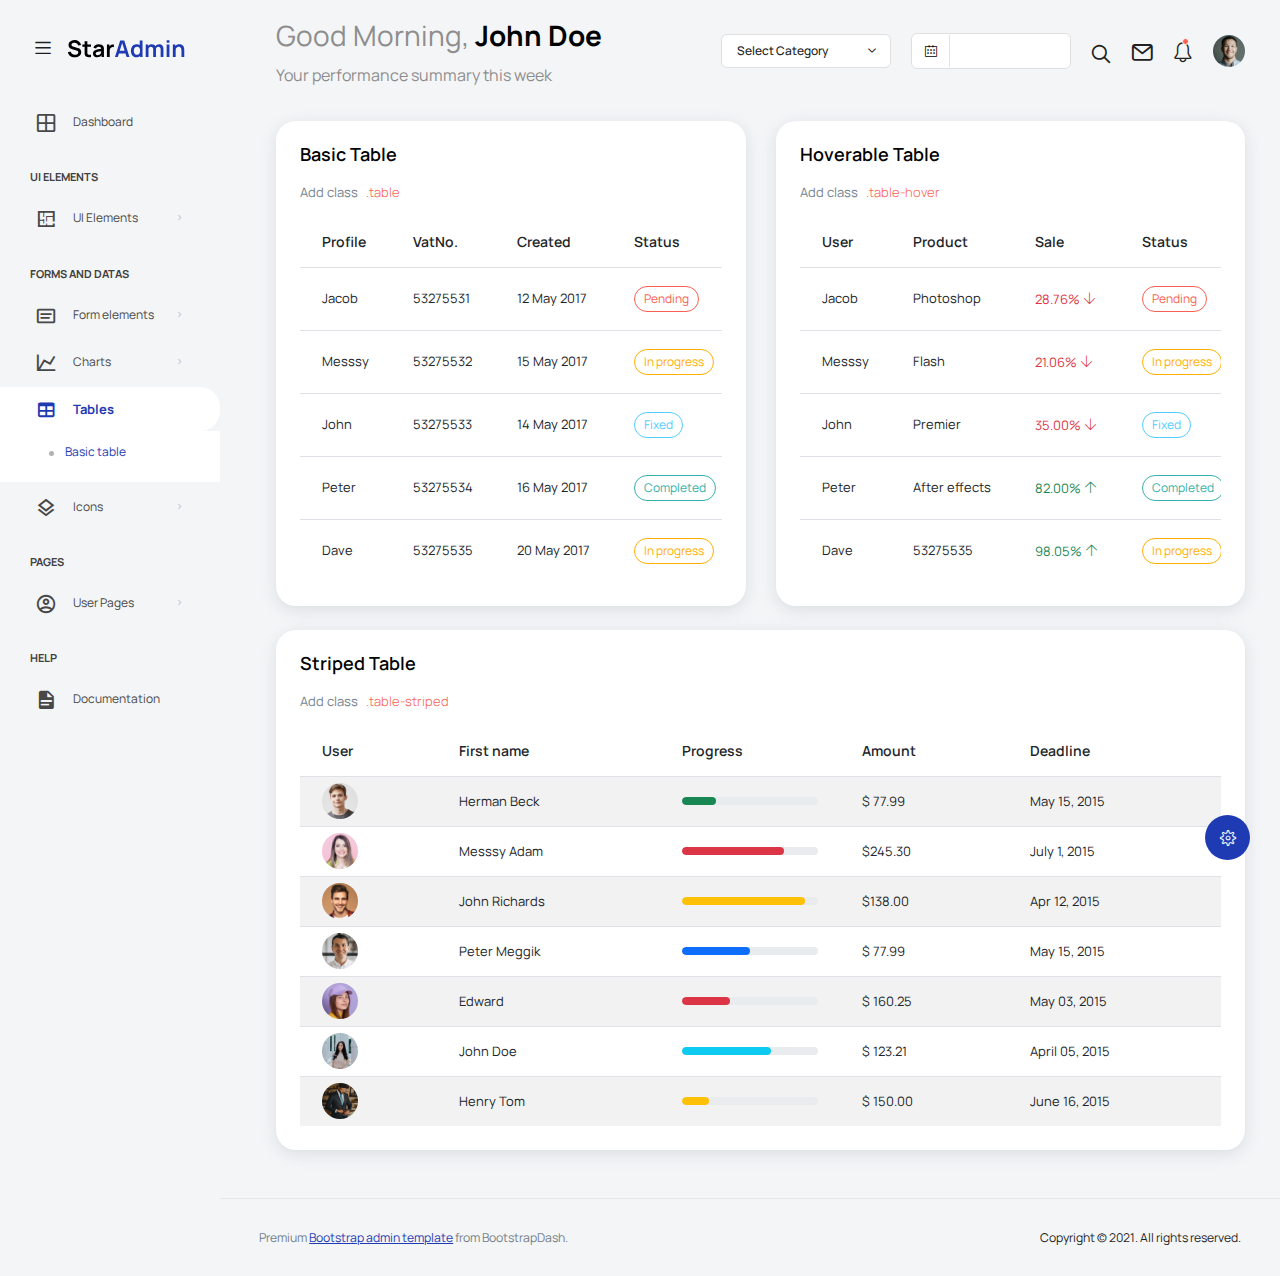
<file: admin/pages/tables/basic-table.html>
<!DOCTYPE html>
<html lang="en">

<head>
  <!-- Required meta tags -->
  <meta charset="utf-8">
  <meta name="viewport" content="width=device-width, initial-scale=1, shrink-to-fit=no">
  <title>Star Admin2 </title>
  <!-- plugins:css -->
  <link rel="stylesheet" href="../../vendors/feather/feather.css">
  <link rel="stylesheet" href="../../vendors/mdi/css/materialdesignicons.min.css">
  <link rel="stylesheet" href="../../vendors/ti-icons/css/themify-icons.css">
  <link rel="stylesheet" href="../../vendors/typicons/typicons.css">
  <link rel="stylesheet" href="../../vendors/simple-line-icons/css/simple-line-icons.css">
  <link rel="stylesheet" href="../../vendors/css/vendor.bundle.base.css">
  <!-- endinject -->
  <!-- Plugin css for this page -->
  <!-- End plugin css for this page -->
  <!-- inject:css -->
  <link rel="stylesheet" href="../../css/vertical-layout-light/style.css">
  <!-- endinject -->
  <link rel="shortcut icon" href="../../images/favicon.png" />
</head>

<body>
  <div class="container-scroller">
    <!-- partial:../../partials/_navbar.html -->
    <nav class="navbar default-layout col-lg-12 col-12 p-0 fixed-top d-flex align-items-top flex-row">
      <div class="text-center navbar-brand-wrapper d-flex align-items-center justify-content-start">
        <div class="me-3">
          <button class="navbar-toggler navbar-toggler align-self-center" type="button" data-bs-toggle="minimize">
            <span class="icon-menu"></span>
          </button>
        </div>
        <div>
          <a class="navbar-brand brand-logo" href="../../index.html">
            <img src="../../images/logo.svg" alt="logo" />
          </a>
          <a class="navbar-brand brand-logo-mini" href="../../index.html">
            <img src="../../images/logo-mini.svg" alt="logo" />
          </a>
        </div>
      </div>
      <div class="navbar-menu-wrapper d-flex align-items-top"> 
        <ul class="navbar-nav">
          <li class="nav-item font-weight-semibold d-none d-lg-block ms-0">
            <h1 class="welcome-text">Good Morning, <span class="text-black fw-bold">John Doe</span></h1>
            <h3 class="welcome-sub-text">Your performance summary this week </h3>
          </li>
        </ul>
        <ul class="navbar-nav ms-auto">
          <li class="nav-item dropdown d-none d-lg-block">
            <a class="nav-link dropdown-bordered dropdown-toggle dropdown-toggle-split" id="messageDropdown" href="#" data-bs-toggle="dropdown" aria-expanded="false"> Select Category </a>
            <div class="dropdown-menu dropdown-menu-right navbar-dropdown preview-list pb-0" aria-labelledby="messageDropdown">
              <a class="dropdown-item py-3" >
                <p class="mb-0 font-weight-medium float-left">Select category</p>
              </a>
              <div class="dropdown-divider"></div>
              <a class="dropdown-item preview-item">
                <div class="preview-item-content flex-grow py-2">
                  <p class="preview-subject ellipsis font-weight-medium text-dark">Bootstrap Bundle </p>
                  <p class="fw-light small-text mb-0">This is a Bundle featuring 16 unique dashboards</p>
                </div>
              </a>
              <a class="dropdown-item preview-item">
                <div class="preview-item-content flex-grow py-2">
                  <p class="preview-subject ellipsis font-weight-medium text-dark">Angular Bundle</p>
                  <p class="fw-light small-text mb-0">Everything you’ll ever need for your Angular projects</p>
                </div>
              </a>
              <a class="dropdown-item preview-item">
                <div class="preview-item-content flex-grow py-2">
                  <p class="preview-subject ellipsis font-weight-medium text-dark">VUE Bundle</p>
                  <p class="fw-light small-text mb-0">Bundle of 6 Premium Vue Admin Dashboard</p>
                </div>
              </a>
              <a class="dropdown-item preview-item">
                <div class="preview-item-content flex-grow py-2">
                  <p class="preview-subject ellipsis font-weight-medium text-dark">React Bundle</p>
                  <p class="fw-light small-text mb-0">Bundle of 8 Premium React Admin Dashboard</p>
                </div>
              </a>
            </div>
          </li>
          <li class="nav-item d-none d-lg-block">
            <div id="datepicker-popup" class="input-group date datepicker navbar-date-picker">
              <span class="input-group-addon input-group-prepend border-right">
                <span class="icon-calendar input-group-text calendar-icon"></span>
              </span>
              <input type="text" class="form-control">
            </div>
          </li>
          <li class="nav-item">
            <form class="search-form" action="#">
              <i class="icon-search"></i>
              <input type="search" class="form-control" placeholder="Search Here" title="Search here">
            </form>
          </li>
          <li class="nav-item dropdown">
            <a class="nav-link count-indicator" id="notificationDropdown" href="#" data-bs-toggle="dropdown">
              <i class="icon-mail icon-lg"></i>
            </a>
            <div class="dropdown-menu dropdown-menu-right navbar-dropdown preview-list pb-0" aria-labelledby="notificationDropdown">
              <a class="dropdown-item py-3 border-bottom">
                <p class="mb-0 font-weight-medium float-left">You have 4 new notifications </p>
                <span class="badge badge-pill badge-primary float-right">View all</span>
              </a>
              <a class="dropdown-item preview-item py-3">
                <div class="preview-thumbnail">
                  <i class="mdi mdi-alert m-auto text-primary"></i>
                </div>
                <div class="preview-item-content">
                  <h6 class="preview-subject fw-normal text-dark mb-1">Application Error</h6>
                  <p class="fw-light small-text mb-0"> Just now </p>
                </div>
              </a>
              <a class="dropdown-item preview-item py-3">
                <div class="preview-thumbnail">
                  <i class="mdi mdi-settings m-auto text-primary"></i>
                </div>
                <div class="preview-item-content">
                  <h6 class="preview-subject fw-normal text-dark mb-1">Settings</h6>
                  <p class="fw-light small-text mb-0"> Private message </p>
                </div>
              </a>
              <a class="dropdown-item preview-item py-3">
                <div class="preview-thumbnail">
                  <i class="mdi mdi-airballoon m-auto text-primary"></i>
                </div>
                <div class="preview-item-content">
                  <h6 class="preview-subject fw-normal text-dark mb-1">New user registration</h6>
                  <p class="fw-light small-text mb-0"> 2 days ago </p>
                </div>
              </a>
            </div>
          </li>
          <li class="nav-item dropdown"> 
            <a class="nav-link count-indicator" id="countDropdown" href="#" data-bs-toggle="dropdown" aria-expanded="false">
              <i class="icon-bell"></i>
              <span class="count"></span>
            </a>
            <div class="dropdown-menu dropdown-menu-right navbar-dropdown preview-list pb-0" aria-labelledby="countDropdown">
              <a class="dropdown-item py-3">
                <p class="mb-0 font-weight-medium float-left">You have 7 unread mails </p>
                <span class="badge badge-pill badge-primary float-right">View all</span>
              </a>
              <div class="dropdown-divider"></div>
              <a class="dropdown-item preview-item">
                <div class="preview-thumbnail">
                  <img src="../../images/faces/face10.jpg" alt="image" class="img-sm profile-pic">
                </div>
                <div class="preview-item-content flex-grow py-2">
                  <p class="preview-subject ellipsis font-weight-medium text-dark">Marian Garner </p>
                  <p class="fw-light small-text mb-0"> The meeting is cancelled </p>
                </div>
              </a>
              <a class="dropdown-item preview-item">
                <div class="preview-thumbnail">
                  <img src="../../images/faces/face12.jpg" alt="image" class="img-sm profile-pic">
                </div>
                <div class="preview-item-content flex-grow py-2">
                  <p class="preview-subject ellipsis font-weight-medium text-dark">David Grey </p>
                  <p class="fw-light small-text mb-0"> The meeting is cancelled </p>
                </div>
              </a>
              <a class="dropdown-item preview-item">
                <div class="preview-thumbnail">
                  <img src="../../images/faces/face1.jpg" alt="image" class="img-sm profile-pic">
                </div>
                <div class="preview-item-content flex-grow py-2">
                  <p class="preview-subject ellipsis font-weight-medium text-dark">Travis Jenkins </p>
                  <p class="fw-light small-text mb-0"> The meeting is cancelled </p>
                </div>
              </a>
            </div>
          </li>
          <li class="nav-item dropdown d-none d-lg-block user-dropdown">
            <a class="nav-link" id="UserDropdown" href="#" data-bs-toggle="dropdown" aria-expanded="false">
              <img class="img-xs rounded-circle" src="../../images/faces/face8.jpg" alt="Profile image"> </a>
            <div class="dropdown-menu dropdown-menu-right navbar-dropdown" aria-labelledby="UserDropdown">
              <div class="dropdown-header text-center">
                <img class="img-md rounded-circle" src="../../images/faces/face8.jpg" alt="Profile image">
                <p class="mb-1 mt-3 font-weight-semibold">Allen Moreno</p>
                <p class="fw-light text-muted mb-0">allenmoreno@gmail.com</p>
              </div>
              <a class="dropdown-item"><i class="dropdown-item-icon mdi mdi-account-outline text-primary me-2"></i> My Profile <span class="badge badge-pill badge-danger">1</span></a>
              <a class="dropdown-item"><i class="dropdown-item-icon mdi mdi-message-text-outline text-primary me-2"></i> Messages</a>
              <a class="dropdown-item"><i class="dropdown-item-icon mdi mdi-calendar-check-outline text-primary me-2"></i> Activity</a>
              <a class="dropdown-item"><i class="dropdown-item-icon mdi mdi-help-circle-outline text-primary me-2"></i> FAQ</a>
              <a class="dropdown-item"><i class="dropdown-item-icon mdi mdi-power text-primary me-2"></i>Sign Out</a>
            </div>
          </li>
        </ul>
        <button class="navbar-toggler navbar-toggler-right d-lg-none align-self-center" type="button" data-bs-toggle="offcanvas">
          <span class="mdi mdi-menu"></span>
        </button>
      </div>
    </nav>
    <!-- partial -->
    <div class="container-fluid page-body-wrapper">
      <!-- partial:../../partials/_settings-panel.html -->
      <div class="theme-setting-wrapper">
        <div id="settings-trigger"><i class="ti-settings"></i></div>
        <div id="theme-settings" class="settings-panel">
          <i class="settings-close ti-close"></i>
          <p class="settings-heading">SIDEBAR SKINS</p>
          <div class="sidebar-bg-options selected" id="sidebar-light-theme"><div class="img-ss rounded-circle bg-light border me-3"></div>Light</div>
          <div class="sidebar-bg-options" id="sidebar-dark-theme"><div class="img-ss rounded-circle bg-dark border me-3"></div>Dark</div>
          <p class="settings-heading mt-2">HEADER SKINS</p>
          <div class="color-tiles mx-0 px-4">
            <div class="tiles success"></div>
            <div class="tiles warning"></div>
            <div class="tiles danger"></div>
            <div class="tiles info"></div>
            <div class="tiles dark"></div>
            <div class="tiles default"></div>
          </div>
        </div>
      </div>
      <div id="right-sidebar" class="settings-panel">
        <i class="settings-close ti-close"></i>
        <ul class="nav nav-tabs border-top" id="setting-panel" role="tablist">
          <li class="nav-item">
            <a class="nav-link active" id="todo-tab" data-bs-toggle="tab" href="#todo-section" role="tab" aria-controls="todo-section" aria-expanded="true">TO DO LIST</a>
          </li>
          <li class="nav-item">
            <a class="nav-link" id="chats-tab" data-bs-toggle="tab" href="#chats-section" role="tab" aria-controls="chats-section">CHATS</a>
          </li>
        </ul>
        <div class="tab-content" id="setting-content">
          <div class="tab-pane fade show active scroll-wrapper" id="todo-section" role="tabpanel" aria-labelledby="todo-section">
            <div class="add-items d-flex px-3 mb-0">
              <form class="form w-100">
                <div class="form-group d-flex">
                  <input type="text" class="form-control todo-list-input" placeholder="Add To-do">
                  <button type="submit" class="add btn btn-primary todo-list-add-btn" id="add-task">Add</button>
                </div>
              </form>
            </div>
            <div class="list-wrapper px-3">
              <ul class="d-flex flex-column-reverse todo-list">
                <li>
                  <div class="form-check">
                    <label class="form-check-label">
                      <input class="checkbox" type="checkbox">
                      Team review meeting at 3.00 PM
                    </label>
                  </div>
                  <i class="remove ti-close"></i>
                </li>
                <li>
                  <div class="form-check">
                    <label class="form-check-label">
                      <input class="checkbox" type="checkbox">
                      Prepare for presentation
                    </label>
                  </div>
                  <i class="remove ti-close"></i>
                </li>
                <li>
                  <div class="form-check">
                    <label class="form-check-label">
                      <input class="checkbox" type="checkbox">
                      Resolve all the low priority tickets due today
                    </label>
                  </div>
                  <i class="remove ti-close"></i>
                </li>
                <li class="completed">
                  <div class="form-check">
                    <label class="form-check-label">
                      <input class="checkbox" type="checkbox" checked>
                      Schedule meeting for next week
                    </label>
                  </div>
                  <i class="remove ti-close"></i>
                </li>
                <li class="completed">
                  <div class="form-check">
                    <label class="form-check-label">
                      <input class="checkbox" type="checkbox" checked>
                      Project review
                    </label>
                  </div>
                  <i class="remove ti-close"></i>
                </li>
              </ul>
            </div>
            <h4 class="px-3 text-muted mt-5 fw-light mb-0">Events</h4>
            <div class="events pt-4 px-3">
              <div class="wrapper d-flex mb-2">
                <i class="ti-control-record text-primary me-2"></i>
                <span>Feb 11 2018</span>
              </div>
              <p class="mb-0 font-weight-thin text-gray">Creating component page build a js</p>
              <p class="text-gray mb-0">The total number of sessions</p>
            </div>
            <div class="events pt-4 px-3">
              <div class="wrapper d-flex mb-2">
                <i class="ti-control-record text-primary me-2"></i>
                <span>Feb 7 2018</span>
              </div>
              <p class="mb-0 font-weight-thin text-gray">Meeting with Alisa</p>
              <p class="text-gray mb-0 ">Call Sarah Graves</p>
            </div>
          </div>
          <!-- To do section tab ends -->
          <div class="tab-pane fade" id="chats-section" role="tabpanel" aria-labelledby="chats-section">
            <div class="d-flex align-items-center justify-content-between border-bottom">
              <p class="settings-heading border-top-0 mb-3 pl-3 pt-0 border-bottom-0 pb-0">Friends</p>
              <small class="settings-heading border-top-0 mb-3 pt-0 border-bottom-0 pb-0 pr-3 fw-normal">See All</small>
            </div>
            <ul class="chat-list">
              <li class="list active">
                <div class="profile"><img src="../../images/faces/face1.jpg" alt="image"><span class="online"></span></div>
                <div class="info">
                  <p>Thomas Douglas</p>
                  <p>Available</p>
                </div>
                <small class="text-muted my-auto">19 min</small>
              </li>
              <li class="list">
                <div class="profile"><img src="../../images/faces/face2.jpg" alt="image"><span class="offline"></span></div>
                <div class="info">
                  <div class="wrapper d-flex">
                    <p>Catherine</p>
                  </div>
                  <p>Away</p>
                </div>
                <div class="badge badge-success badge-pill my-auto mx-2">4</div>
                <small class="text-muted my-auto">23 min</small>
              </li>
              <li class="list">
                <div class="profile"><img src="../../images/faces/face3.jpg" alt="image"><span class="online"></span></div>
                <div class="info">
                  <p>Daniel Russell</p>
                  <p>Available</p>
                </div>
                <small class="text-muted my-auto">14 min</small>
              </li>
              <li class="list">
                <div class="profile"><img src="../../images/faces/face4.jpg" alt="image"><span class="offline"></span></div>
                <div class="info">
                  <p>James Richardson</p>
                  <p>Away</p>
                </div>
                <small class="text-muted my-auto">2 min</small>
              </li>
              <li class="list">
                <div class="profile"><img src="../../images/faces/face5.jpg" alt="image"><span class="online"></span></div>
                <div class="info">
                  <p>Madeline Kennedy</p>
                  <p>Available</p>
                </div>
                <small class="text-muted my-auto">5 min</small>
              </li>
              <li class="list">
                <div class="profile"><img src="../../images/faces/face6.jpg" alt="image"><span class="online"></span></div>
                <div class="info">
                  <p>Sarah Graves</p>
                  <p>Available</p>
                </div>
                <small class="text-muted my-auto">47 min</small>
              </li>
            </ul>
          </div>
          <!-- chat tab ends -->
        </div>
      </div>
      <!-- partial -->
      <!-- partial:../../partials/_sidebar.html -->
      <nav class="sidebar sidebar-offcanvas" id="sidebar">
        <ul class="nav">
          <li class="nav-item">
            <a class="nav-link" href="../../index.html">
              <i class="mdi mdi-grid-large menu-icon"></i>
              <span class="menu-title">Dashboard</span>
            </a>
          </li>
          <li class="nav-item nav-category">UI Elements</li>
          <li class="nav-item">
            <a class="nav-link" data-bs-toggle="collapse" href="#ui-basic" aria-expanded="false" aria-controls="ui-basic">
              <i class="menu-icon mdi mdi-floor-plan"></i>
              <span class="menu-title">UI Elements</span>
              <i class="menu-arrow"></i> 
            </a>
            <div class="collapse" id="ui-basic">
              <ul class="nav flex-column sub-menu">
                <li class="nav-item"> <a class="nav-link" href="../../pages/ui-features/buttons.html">Buttons</a></li>
                <li class="nav-item"> <a class="nav-link" href="../../pages/ui-features/dropdowns.html">Dropdowns</a></li>
                <li class="nav-item"> <a class="nav-link" href="../../pages/ui-features/typography.html">Typography</a></li>
              </ul>
            </div>
          </li>
          <li class="nav-item nav-category">Forms and Datas</li>
          <li class="nav-item">
            <a class="nav-link" data-bs-toggle="collapse" href="#form-elements" aria-expanded="false" aria-controls="form-elements">
              <i class="menu-icon mdi mdi-card-text-outline"></i>
              <span class="menu-title">Form elements</span>
              <i class="menu-arrow"></i>
            </a>
            <div class="collapse" id="form-elements">
              <ul class="nav flex-column sub-menu">
                <li class="nav-item"><a class="nav-link" href="../../pages/forms/basic_elements.html">Basic Elements</a></li>
              </ul>
            </div>
          </li>
          <li class="nav-item">
            <a class="nav-link" data-bs-toggle="collapse" href="#charts" aria-expanded="false" aria-controls="charts">
              <i class="menu-icon mdi mdi-chart-line"></i>
              <span class="menu-title">Charts</span>
              <i class="menu-arrow"></i>
            </a>
            <div class="collapse" id="charts">
              <ul class="nav flex-column sub-menu">
                <li class="nav-item"> <a class="nav-link" href="../../pages/charts/chartjs.html">ChartJs</a></li>
              </ul>
            </div>
          </li>
          <li class="nav-item">
            <a class="nav-link" data-bs-toggle="collapse" href="#tables" aria-expanded="false" aria-controls="tables">
              <i class="menu-icon mdi mdi-table"></i>
              <span class="menu-title">Tables</span>
              <i class="menu-arrow"></i>
            </a>
            <div class="collapse" id="tables">
              <ul class="nav flex-column sub-menu">
                <li class="nav-item"> <a class="nav-link" href="../../pages/tables/basic-table.html">Basic table</a></li>
              </ul>
            </div>
          </li>
          <li class="nav-item">
            <a class="nav-link" data-bs-toggle="collapse" href="#icons" aria-expanded="false" aria-controls="icons">
              <i class="menu-icon mdi mdi-layers-outline"></i>
              <span class="menu-title">Icons</span>
              <i class="menu-arrow"></i>
            </a>
            <div class="collapse" id="icons">
              <ul class="nav flex-column sub-menu">
                <li class="nav-item"> <a class="nav-link" href="../../pages/icons/mdi.html">Mdi icons</a></li>
              </ul>
            </div>
          </li>
          <li class="nav-item nav-category">pages</li>
          <li class="nav-item">
            <a class="nav-link" data-bs-toggle="collapse" href="#auth" aria-expanded="false" aria-controls="auth">
              <i class="menu-icon mdi mdi-account-circle-outline"></i>
              <span class="menu-title">User Pages</span>
              <i class="menu-arrow"></i>
            </a>
            <div class="collapse" id="auth">
              <ul class="nav flex-column sub-menu">
                <li class="nav-item"> <a class="nav-link" href="../../pages/samples/login.html"> Login </a></li>
              </ul>
            </div>
          </li>
          <li class="nav-item nav-category">help</li>
          <li class="nav-item">
            <a class="nav-link" href="http://bootstrapdash.com/demo/star-admin2-free/docs/documentation.html">
              <i class="menu-icon mdi mdi-file-document"></i>
              <span class="menu-title">Documentation</span>
            </a>
          </li>
        </ul>
      </nav>
      <!-- partial -->
      <div class="main-panel">
        <div class="content-wrapper">
          <div class="row">
            <div class="col-lg-6 grid-margin stretch-card">
              <div class="card">
                <div class="card-body">
                  <h4 class="card-title">Basic Table</h4>
                  <p class="card-description">
                    Add class <code>.table</code>
                  </p>
                  <div class="table-responsive">
                    <table class="table">
                      <thead>
                        <tr>
                          <th>Profile</th>
                          <th>VatNo.</th>
                          <th>Created</th>
                          <th>Status</th>
                        </tr>
                      </thead>
                      <tbody>
                        <tr>
                          <td>Jacob</td>
                          <td>53275531</td>
                          <td>12 May 2017</td>
                          <td><label class="badge badge-danger">Pending</label></td>
                        </tr>
                        <tr>
                          <td>Messsy</td>
                          <td>53275532</td>
                          <td>15 May 2017</td>
                          <td><label class="badge badge-warning">In progress</label></td>
                        </tr>
                        <tr>
                          <td>John</td>
                          <td>53275533</td>
                          <td>14 May 2017</td>
                          <td><label class="badge badge-info">Fixed</label></td>
                        </tr>
                        <tr>
                          <td>Peter</td>
                          <td>53275534</td>
                          <td>16 May 2017</td>
                          <td><label class="badge badge-success">Completed</label></td>
                        </tr>
                        <tr>
                          <td>Dave</td>
                          <td>53275535</td>
                          <td>20 May 2017</td>
                          <td><label class="badge badge-warning">In progress</label></td>
                        </tr>
                      </tbody>
                    </table>
                  </div>
                </div>
              </div>
            </div>
            <div class="col-lg-6 grid-margin stretch-card">
              <div class="card">
                <div class="card-body">
                  <h4 class="card-title">Hoverable Table</h4>
                  <p class="card-description">
                    Add class <code>.table-hover</code>
                  </p>
                  <div class="table-responsive">
                    <table class="table table-hover">
                      <thead>
                        <tr>
                          <th>User</th>
                          <th>Product</th>
                          <th>Sale</th>
                          <th>Status</th>
                        </tr>
                      </thead>
                      <tbody>
                        <tr>
                          <td>Jacob</td>
                          <td>Photoshop</td>
                          <td class="text-danger"> 28.76% <i class="ti-arrow-down"></i></td>
                          <td><label class="badge badge-danger">Pending</label></td>
                        </tr>
                        <tr>
                          <td>Messsy</td>
                          <td>Flash</td>
                          <td class="text-danger"> 21.06% <i class="ti-arrow-down"></i></td>
                          <td><label class="badge badge-warning">In progress</label></td>
                        </tr>
                        <tr>
                          <td>John</td>
                          <td>Premier</td>
                          <td class="text-danger"> 35.00% <i class="ti-arrow-down"></i></td>
                          <td><label class="badge badge-info">Fixed</label></td>
                        </tr>
                        <tr>
                          <td>Peter</td>
                          <td>After effects</td>
                          <td class="text-success"> 82.00% <i class="ti-arrow-up"></i></td>
                          <td><label class="badge badge-success">Completed</label></td>
                        </tr>
                        <tr>
                          <td>Dave</td>
                          <td>53275535</td>
                          <td class="text-success"> 98.05% <i class="ti-arrow-up"></i></td>
                          <td><label class="badge badge-warning">In progress</label></td>
                        </tr>
                      </tbody>
                    </table>
                  </div>
                </div>
              </div>
            </div>
            <div class="col-lg-12 grid-margin stretch-card">
              <div class="card">
                <div class="card-body">
                  <h4 class="card-title">Striped Table</h4>
                  <p class="card-description">
                    Add class <code>.table-striped</code>
                  </p>
                  <div class="table-responsive">
                    <table class="table table-striped">
                      <thead>
                        <tr>
                          <th>
                            User
                          </th>
                          <th>
                            First name
                          </th>
                          <th>
                            Progress
                          </th>
                          <th>
                            Amount
                          </th>
                          <th>
                            Deadline
                          </th>
                        </tr>
                      </thead>
                      <tbody>
                        <tr>
                          <td class="py-1">
                            <img src="../../images/faces/face1.jpg" alt="image"/>
                          </td>
                          <td>
                            Herman Beck
                          </td>
                          <td>
                            <div class="progress">
                              <div class="progress-bar bg-success" role="progressbar" style="width: 25%" aria-valuenow="25" aria-valuemin="0" aria-valuemax="100"></div>
                            </div>
                          </td>
                          <td>
                            $ 77.99
                          </td>
                          <td>
                            May 15, 2015
                          </td>
                        </tr>
                        <tr>
                          <td class="py-1">
                            <img src="../../images/faces/face2.jpg" alt="image"/>
                          </td>
                          <td>
                            Messsy Adam
                          </td>
                          <td>
                            <div class="progress">
                              <div class="progress-bar bg-danger" role="progressbar" style="width: 75%" aria-valuenow="75" aria-valuemin="0" aria-valuemax="100"></div>
                            </div>
                          </td>
                          <td>
                            $245.30
                          </td>
                          <td>
                            July 1, 2015
                          </td>
                        </tr>
                        <tr>
                          <td class="py-1">
                            <img src="../../images/faces/face3.jpg" alt="image"/>
                          </td>
                          <td>
                            John Richards
                          </td>
                          <td>
                            <div class="progress">
                              <div class="progress-bar bg-warning" role="progressbar" style="width: 90%" aria-valuenow="90" aria-valuemin="0" aria-valuemax="100"></div>
                            </div>
                          </td>
                          <td>
                            $138.00
                          </td>
                          <td>
                            Apr 12, 2015
                          </td>
                        </tr>
                        <tr>
                          <td class="py-1">
                            <img src="../../images/faces/face4.jpg" alt="image"/>
                          </td>
                          <td>
                            Peter Meggik
                          </td>
                          <td>
                            <div class="progress">
                              <div class="progress-bar bg-primary" role="progressbar" style="width: 50%" aria-valuenow="50" aria-valuemin="0" aria-valuemax="100"></div>
                            </div>
                          </td>
                          <td>
                            $ 77.99
                          </td>
                          <td>
                            May 15, 2015
                          </td>
                        </tr>
                        <tr>
                          <td class="py-1">
                            <img src="../../images/faces/face5.jpg" alt="image"/>
                          </td>
                          <td>
                            Edward
                          </td>
                          <td>
                            <div class="progress">
                              <div class="progress-bar bg-danger" role="progressbar" style="width: 35%" aria-valuenow="35" aria-valuemin="0" aria-valuemax="100"></div>
                            </div>
                          </td>
                          <td>
                            $ 160.25
                          </td>
                          <td>
                            May 03, 2015
                          </td>
                        </tr>
                        <tr>
                          <td class="py-1">
                            <img src="../../images/faces/face6.jpg" alt="image"/>
                          </td>
                          <td>
                            John Doe
                          </td>
                          <td>
                            <div class="progress">
                              <div class="progress-bar bg-info" role="progressbar" style="width: 65%" aria-valuenow="65" aria-valuemin="0" aria-valuemax="100"></div>
                            </div>
                          </td>
                          <td>
                            $ 123.21
                          </td>
                          <td>
                            April 05, 2015
                          </td>
                        </tr>
                        <tr>
                          <td class="py-1">
                            <img src="../../images/faces/face7.jpg" alt="image"/>
                          </td>
                          <td>
                            Henry Tom
                          </td>
                          <td>
                            <div class="progress">
                              <div class="progress-bar bg-warning" role="progressbar" style="width: 20%" aria-valuenow="20" aria-valuemin="0" aria-valuemax="100"></div>
                            </div>
                          </td>
                          <td>
                            $ 150.00
                          </td>
                          <td>
                            June 16, 2015
                          </td>
                        </tr>
                      </tbody>
                    </table>
                  </div>
                </div>
              </div>
            </div>
          </div>
        </div>
        <!-- content-wrapper ends -->
        <!-- partial:../../partials/_footer.html -->
        <footer class="footer">
          <div class="d-sm-flex justify-content-center justify-content-sm-between">
            <span class="text-muted text-center text-sm-left d-block d-sm-inline-block">Premium <a href="https://www.bootstrapdash.com/" target="_blank">Bootstrap admin template</a> from BootstrapDash.</span>
            <span class="float-none float-sm-right d-block mt-1 mt-sm-0 text-center">Copyright © 2021. All rights reserved.</span>
          </div>
        </footer>
        <!-- partial -->
      </div>
      <!-- main-panel ends -->
    </div>
    <!-- page-body-wrapper ends -->
  </div>
  <!-- container-scroller -->
  <!-- plugins:js -->
  <script src="../../vendors/js/vendor.bundle.base.js"></script>
  <!-- endinject -->
  <!-- Plugin js for this page -->
  <script src="../../vendors/bootstrap-datepicker/bootstrap-datepicker.min.js"></script>
  <!-- End plugin js for this page -->
  <!-- inject:js -->
  <script src="../../js/off-canvas.js"></script>
  <script src="../../js/hoverable-collapse.js"></script>
  <script src="../../js/template.js"></script>
  <script src="../../js/settings.js"></script>
  <script src="../../js/todolist.js"></script>
  <!-- endinject -->
  <!-- Custom js for this page-->
  <!-- End custom js for this page-->
</body>

</html>
</file>
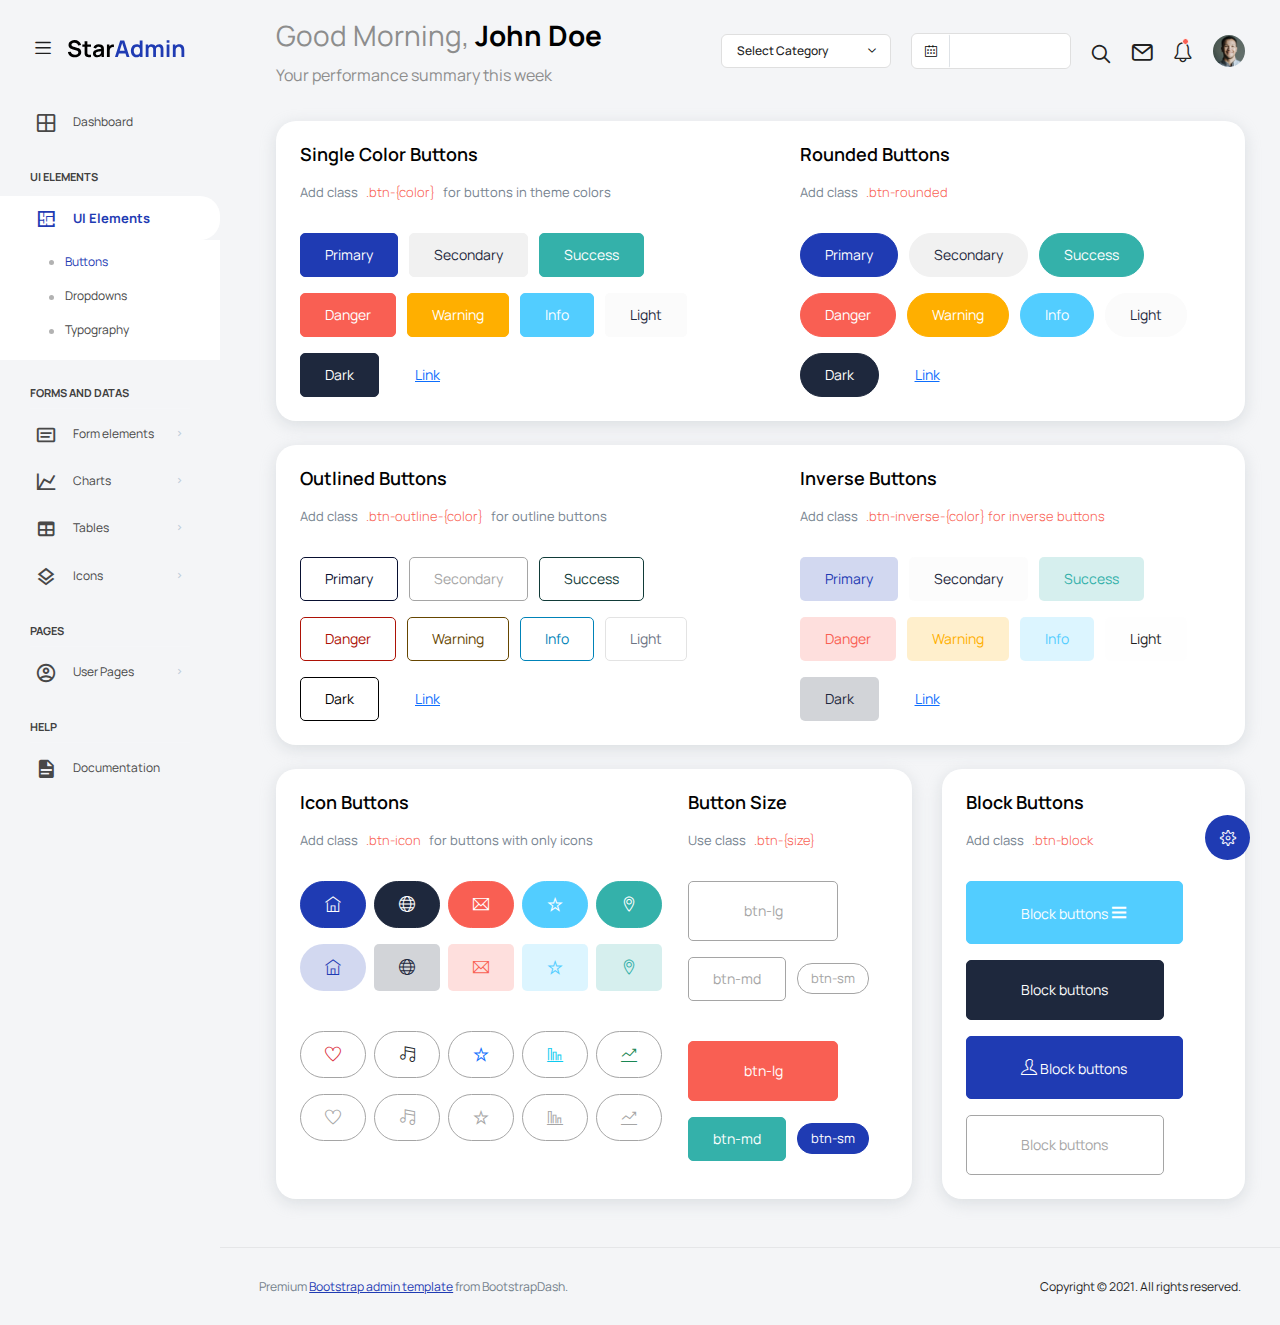
<file: admin/pages/ui-features/buttons.html>
<!DOCTYPE html>
<html lang="en">

<head>
  <!-- Required meta tags -->
  <meta charset="utf-8">
  <meta name="viewport" content="width=device-width, initial-scale=1, shrink-to-fit=no">
  <title>Star Admin2 </title>
  <!-- plugins:css -->
  <link rel="stylesheet" href="../../vendors/feather/feather.css">
  <link rel="stylesheet" href="../../vendors/mdi/css/materialdesignicons.min.css">
  <link rel="stylesheet" href="../../vendors/ti-icons/css/themify-icons.css">
  <link rel="stylesheet" href="../../vendors/typicons/typicons.css">
  <link rel="stylesheet" href="../../vendors/simple-line-icons/css/simple-line-icons.css">
  <link rel="stylesheet" href="../../vendors/css/vendor.bundle.base.css">
  <!-- endinject -->
  <!-- Plugin css for this page -->
  <!-- End plugin css for this page -->
  <!-- inject:css -->
  <link rel="stylesheet" href="../../css/vertical-layout-light/style.css">
  <!-- endinject -->
  <link rel="shortcut icon" href="../../images/favicon.png" />
</head>

<body>
  <div class="container-scroller">
    <!-- partial:../../partials/_navbar.html -->
    <nav class="navbar default-layout col-lg-12 col-12 p-0 fixed-top d-flex align-items-top flex-row">
      <div class="text-center navbar-brand-wrapper d-flex align-items-center justify-content-start">
        <div class="me-3">
          <button class="navbar-toggler navbar-toggler align-self-center" type="button" data-bs-toggle="minimize">
            <span class="icon-menu"></span>
          </button>
        </div>
        <div>
          <a class="navbar-brand brand-logo" href="../../index.html">
            <img src="../../images/logo.svg" alt="logo" />
          </a>
          <a class="navbar-brand brand-logo-mini" href="../../index.html">
            <img src="../../images/logo-mini.svg" alt="logo" />
          </a>
        </div>
      </div>
      <div class="navbar-menu-wrapper d-flex align-items-top"> 
        <ul class="navbar-nav">
          <li class="nav-item font-weight-semibold d-none d-lg-block ms-0">
            <h1 class="welcome-text">Good Morning, <span class="text-black fw-bold">John Doe</span></h1>
            <h3 class="welcome-sub-text">Your performance summary this week </h3>
          </li>
        </ul>
        <ul class="navbar-nav ms-auto">
          <li class="nav-item dropdown d-none d-lg-block">
            <a class="nav-link dropdown-bordered dropdown-toggle dropdown-toggle-split" id="messageDropdown" href="#" data-bs-toggle="dropdown" aria-expanded="false"> Select Category </a>
            <div class="dropdown-menu dropdown-menu-right navbar-dropdown preview-list pb-0" aria-labelledby="messageDropdown">
              <a class="dropdown-item py-3" >
                <p class="mb-0 font-weight-medium float-left">Select category</p>
              </a>
              <div class="dropdown-divider"></div>
              <a class="dropdown-item preview-item">
                <div class="preview-item-content flex-grow py-2">
                  <p class="preview-subject ellipsis font-weight-medium text-dark">Bootstrap Bundle </p>
                  <p class="fw-light small-text mb-0">This is a Bundle featuring 16 unique dashboards</p>
                </div>
              </a>
              <a class="dropdown-item preview-item">
                <div class="preview-item-content flex-grow py-2">
                  <p class="preview-subject ellipsis font-weight-medium text-dark">Angular Bundle</p>
                  <p class="fw-light small-text mb-0">Everything you’ll ever need for your Angular projects</p>
                </div>
              </a>
              <a class="dropdown-item preview-item">
                <div class="preview-item-content flex-grow py-2">
                  <p class="preview-subject ellipsis font-weight-medium text-dark">VUE Bundle</p>
                  <p class="fw-light small-text mb-0">Bundle of 6 Premium Vue Admin Dashboard</p>
                </div>
              </a>
              <a class="dropdown-item preview-item">
                <div class="preview-item-content flex-grow py-2">
                  <p class="preview-subject ellipsis font-weight-medium text-dark">React Bundle</p>
                  <p class="fw-light small-text mb-0">Bundle of 8 Premium React Admin Dashboard</p>
                </div>
              </a>
            </div>
          </li>
          <li class="nav-item d-none d-lg-block">
            <div id="datepicker-popup" class="input-group date datepicker navbar-date-picker">
              <span class="input-group-addon input-group-prepend border-right">
                <span class="icon-calendar input-group-text calendar-icon"></span>
              </span>
              <input type="text" class="form-control">
            </div>
          </li>
          <li class="nav-item">
            <form class="search-form" action="#">
              <i class="icon-search"></i>
              <input type="search" class="form-control" placeholder="Search Here" title="Search here">
            </form>
          </li>
          <li class="nav-item dropdown">
            <a class="nav-link count-indicator" id="notificationDropdown" href="#" data-bs-toggle="dropdown">
              <i class="icon-mail icon-lg"></i>
            </a>
            <div class="dropdown-menu dropdown-menu-right navbar-dropdown preview-list pb-0" aria-labelledby="notificationDropdown">
              <a class="dropdown-item py-3 border-bottom">
                <p class="mb-0 font-weight-medium float-left">You have 4 new notifications </p>
                <span class="badge badge-pill badge-primary float-right">View all</span>
              </a>
              <a class="dropdown-item preview-item py-3">
                <div class="preview-thumbnail">
                  <i class="mdi mdi-alert m-auto text-primary"></i>
                </div>
                <div class="preview-item-content">
                  <h6 class="preview-subject fw-normal text-dark mb-1">Application Error</h6>
                  <p class="fw-light small-text mb-0"> Just now </p>
                </div>
              </a>
              <a class="dropdown-item preview-item py-3">
                <div class="preview-thumbnail">
                  <i class="mdi mdi-settings m-auto text-primary"></i>
                </div>
                <div class="preview-item-content">
                  <h6 class="preview-subject fw-normal text-dark mb-1">Settings</h6>
                  <p class="fw-light small-text mb-0"> Private message </p>
                </div>
              </a>
              <a class="dropdown-item preview-item py-3">
                <div class="preview-thumbnail">
                  <i class="mdi mdi-airballoon m-auto text-primary"></i>
                </div>
                <div class="preview-item-content">
                  <h6 class="preview-subject fw-normal text-dark mb-1">New user registration</h6>
                  <p class="fw-light small-text mb-0"> 2 days ago </p>
                </div>
              </a>
            </div>
          </li>
          <li class="nav-item dropdown"> 
            <a class="nav-link count-indicator" id="countDropdown" href="#" data-bs-toggle="dropdown" aria-expanded="false">
              <i class="icon-bell"></i>
              <span class="count"></span>
            </a>
            <div class="dropdown-menu dropdown-menu-right navbar-dropdown preview-list pb-0" aria-labelledby="countDropdown">
              <a class="dropdown-item py-3">
                <p class="mb-0 font-weight-medium float-left">You have 7 unread mails </p>
                <span class="badge badge-pill badge-primary float-right">View all</span>
              </a>
              <div class="dropdown-divider"></div>
              <a class="dropdown-item preview-item">
                <div class="preview-thumbnail">
                  <img src="../../images/faces/face10.jpg" alt="image" class="img-sm profile-pic">
                </div>
                <div class="preview-item-content flex-grow py-2">
                  <p class="preview-subject ellipsis font-weight-medium text-dark">Marian Garner </p>
                  <p class="fw-light small-text mb-0"> The meeting is cancelled </p>
                </div>
              </a>
              <a class="dropdown-item preview-item">
                <div class="preview-thumbnail">
                  <img src="../../images/faces/face12.jpg" alt="image" class="img-sm profile-pic">
                </div>
                <div class="preview-item-content flex-grow py-2">
                  <p class="preview-subject ellipsis font-weight-medium text-dark">David Grey </p>
                  <p class="fw-light small-text mb-0"> The meeting is cancelled </p>
                </div>
              </a>
              <a class="dropdown-item preview-item">
                <div class="preview-thumbnail">
                  <img src="../../images/faces/face1.jpg" alt="image" class="img-sm profile-pic">
                </div>
                <div class="preview-item-content flex-grow py-2">
                  <p class="preview-subject ellipsis font-weight-medium text-dark">Travis Jenkins </p>
                  <p class="fw-light small-text mb-0"> The meeting is cancelled </p>
                </div>
              </a>
            </div>
          </li>
          <li class="nav-item dropdown d-none d-lg-block user-dropdown">
            <a class="nav-link" id="UserDropdown" href="#" data-bs-toggle="dropdown" aria-expanded="false">
              <img class="img-xs rounded-circle" src="../../images/faces/face8.jpg" alt="Profile image"> </a>
            <div class="dropdown-menu dropdown-menu-right navbar-dropdown" aria-labelledby="UserDropdown">
              <div class="dropdown-header text-center">
                <img class="img-md rounded-circle" src="../../images/faces/face8.jpg" alt="Profile image">
                <p class="mb-1 mt-3 font-weight-semibold">Allen Moreno</p>
                <p class="fw-light text-muted mb-0">allenmoreno@gmail.com</p>
              </div>
              <a class="dropdown-item"><i class="dropdown-item-icon mdi mdi-account-outline text-primary me-2"></i> My Profile <span class="badge badge-pill badge-danger">1</span></a>
              <a class="dropdown-item"><i class="dropdown-item-icon mdi mdi-message-text-outline text-primary me-2"></i> Messages</a>
              <a class="dropdown-item"><i class="dropdown-item-icon mdi mdi-calendar-check-outline text-primary me-2"></i> Activity</a>
              <a class="dropdown-item"><i class="dropdown-item-icon mdi mdi-help-circle-outline text-primary me-2"></i> FAQ</a>
              <a class="dropdown-item"><i class="dropdown-item-icon mdi mdi-power text-primary me-2"></i>Sign Out</a>
            </div>
          </li>
        </ul>
        <button class="navbar-toggler navbar-toggler-right d-lg-none align-self-center" type="button" data-bs-toggle="offcanvas">
          <span class="mdi mdi-menu"></span>
        </button>
      </div>
    </nav>
    <!-- partial -->
    <div class="container-fluid page-body-wrapper">
      <!-- partial:../../partials/_settings-panel.html -->
      <div class="theme-setting-wrapper">
        <div id="settings-trigger"><i class="ti-settings"></i></div>
        <div id="theme-settings" class="settings-panel">
          <i class="settings-close ti-close"></i>
          <p class="settings-heading">SIDEBAR SKINS</p>
          <div class="sidebar-bg-options selected" id="sidebar-light-theme"><div class="img-ss rounded-circle bg-light border me-3"></div>Light</div>
          <div class="sidebar-bg-options" id="sidebar-dark-theme"><div class="img-ss rounded-circle bg-dark border me-3"></div>Dark</div>
          <p class="settings-heading mt-2">HEADER SKINS</p>
          <div class="color-tiles mx-0 px-4">
            <div class="tiles success"></div>
            <div class="tiles warning"></div>
            <div class="tiles danger"></div>
            <div class="tiles info"></div>
            <div class="tiles dark"></div>
            <div class="tiles default"></div>
          </div>
        </div>
      </div>
      <div id="right-sidebar" class="settings-panel">
        <i class="settings-close ti-close"></i>
        <ul class="nav nav-tabs border-top" id="setting-panel" role="tablist">
          <li class="nav-item">
            <a class="nav-link active" id="todo-tab" data-bs-toggle="tab" href="#todo-section" role="tab" aria-controls="todo-section" aria-expanded="true">TO DO LIST</a>
          </li>
          <li class="nav-item">
            <a class="nav-link" id="chats-tab" data-bs-toggle="tab" href="#chats-section" role="tab" aria-controls="chats-section">CHATS</a>
          </li>
        </ul>
        <div class="tab-content" id="setting-content">
          <div class="tab-pane fade show active scroll-wrapper" id="todo-section" role="tabpanel" aria-labelledby="todo-section">
            <div class="add-items d-flex px-3 mb-0">
              <form class="form w-100">
                <div class="form-group d-flex">
                  <input type="text" class="form-control todo-list-input" placeholder="Add To-do">
                  <button type="submit" class="add btn btn-primary todo-list-add-btn" id="add-task">Add</button>
                </div>
              </form>
            </div>
            <div class="list-wrapper px-3">
              <ul class="d-flex flex-column-reverse todo-list">
                <li>
                  <div class="form-check">
                    <label class="form-check-label">
                      <input class="checkbox" type="checkbox">
                      Team review meeting at 3.00 PM
                    </label>
                  </div>
                  <i class="remove ti-close"></i>
                </li>
                <li>
                  <div class="form-check">
                    <label class="form-check-label">
                      <input class="checkbox" type="checkbox">
                      Prepare for presentation
                    </label>
                  </div>
                  <i class="remove ti-close"></i>
                </li>
                <li>
                  <div class="form-check">
                    <label class="form-check-label">
                      <input class="checkbox" type="checkbox">
                      Resolve all the low priority tickets due today
                    </label>
                  </div>
                  <i class="remove ti-close"></i>
                </li>
                <li class="completed">
                  <div class="form-check">
                    <label class="form-check-label">
                      <input class="checkbox" type="checkbox" checked>
                      Schedule meeting for next week
                    </label>
                  </div>
                  <i class="remove ti-close"></i>
                </li>
                <li class="completed">
                  <div class="form-check">
                    <label class="form-check-label">
                      <input class="checkbox" type="checkbox" checked>
                      Project review
                    </label>
                  </div>
                  <i class="remove ti-close"></i>
                </li>
              </ul>
            </div>
            <h4 class="px-3 text-muted mt-5 fw-light mb-0">Events</h4>
            <div class="events pt-4 px-3">
              <div class="wrapper d-flex mb-2">
                <i class="ti-control-record text-primary me-2"></i>
                <span>Feb 11 2018</span>
              </div>
              <p class="mb-0 font-weight-thin text-gray">Creating component page build a js</p>
              <p class="text-gray mb-0">The total number of sessions</p>
            </div>
            <div class="events pt-4 px-3">
              <div class="wrapper d-flex mb-2">
                <i class="ti-control-record text-primary me-2"></i>
                <span>Feb 7 2018</span>
              </div>
              <p class="mb-0 font-weight-thin text-gray">Meeting with Alisa</p>
              <p class="text-gray mb-0 ">Call Sarah Graves</p>
            </div>
          </div>
          <!-- To do section tab ends -->
          <div class="tab-pane fade" id="chats-section" role="tabpanel" aria-labelledby="chats-section">
            <div class="d-flex align-items-center justify-content-between border-bottom">
              <p class="settings-heading border-top-0 mb-3 pl-3 pt-0 border-bottom-0 pb-0">Friends</p>
              <small class="settings-heading border-top-0 mb-3 pt-0 border-bottom-0 pb-0 pr-3 fw-normal">See All</small>
            </div>
            <ul class="chat-list">
              <li class="list active">
                <div class="profile"><img src="../../images/faces/face1.jpg" alt="image"><span class="online"></span></div>
                <div class="info">
                  <p>Thomas Douglas</p>
                  <p>Available</p>
                </div>
                <small class="text-muted my-auto">19 min</small>
              </li>
              <li class="list">
                <div class="profile"><img src="../../images/faces/face2.jpg" alt="image"><span class="offline"></span></div>
                <div class="info">
                  <div class="wrapper d-flex">
                    <p>Catherine</p>
                  </div>
                  <p>Away</p>
                </div>
                <div class="badge badge-success badge-pill my-auto mx-2">4</div>
                <small class="text-muted my-auto">23 min</small>
              </li>
              <li class="list">
                <div class="profile"><img src="../../images/faces/face3.jpg" alt="image"><span class="online"></span></div>
                <div class="info">
                  <p>Daniel Russell</p>
                  <p>Available</p>
                </div>
                <small class="text-muted my-auto">14 min</small>
              </li>
              <li class="list">
                <div class="profile"><img src="../../images/faces/face4.jpg" alt="image"><span class="offline"></span></div>
                <div class="info">
                  <p>James Richardson</p>
                  <p>Away</p>
                </div>
                <small class="text-muted my-auto">2 min</small>
              </li>
              <li class="list">
                <div class="profile"><img src="../../images/faces/face5.jpg" alt="image"><span class="online"></span></div>
                <div class="info">
                  <p>Madeline Kennedy</p>
                  <p>Available</p>
                </div>
                <small class="text-muted my-auto">5 min</small>
              </li>
              <li class="list">
                <div class="profile"><img src="../../images/faces/face6.jpg" alt="image"><span class="online"></span></div>
                <div class="info">
                  <p>Sarah Graves</p>
                  <p>Available</p>
                </div>
                <small class="text-muted my-auto">47 min</small>
              </li>
            </ul>
          </div>
          <!-- chat tab ends -->
        </div>
      </div>
      <!-- partial -->
      <!-- partial:../../partials/_sidebar.html -->
      <nav class="sidebar sidebar-offcanvas" id="sidebar">
        <ul class="nav">
          <li class="nav-item">
            <a class="nav-link" href="../../index.html">
              <i class="mdi mdi-grid-large menu-icon"></i>
              <span class="menu-title">Dashboard</span>
            </a>
          </li>
          <li class="nav-item nav-category">UI Elements</li>
          <li class="nav-item">
            <a class="nav-link" data-bs-toggle="collapse" href="#ui-basic" aria-expanded="false" aria-controls="ui-basic">
              <i class="menu-icon mdi mdi-floor-plan"></i>
              <span class="menu-title">UI Elements</span>
              <i class="menu-arrow"></i> 
            </a>
            <div class="collapse" id="ui-basic">
              <ul class="nav flex-column sub-menu">
                <li class="nav-item"> <a class="nav-link" href="../../pages/ui-features/buttons.html">Buttons</a></li>
                <li class="nav-item"> <a class="nav-link" href="../../pages/ui-features/dropdowns.html">Dropdowns</a></li>
                <li class="nav-item"> <a class="nav-link" href="../../pages/ui-features/typography.html">Typography</a></li>
              </ul>
            </div>
          </li>
          <li class="nav-item nav-category">Forms and Datas</li>
          <li class="nav-item">
            <a class="nav-link" data-bs-toggle="collapse" href="#form-elements" aria-expanded="false" aria-controls="form-elements">
              <i class="menu-icon mdi mdi-card-text-outline"></i>
              <span class="menu-title">Form elements</span>
              <i class="menu-arrow"></i>
            </a>
            <div class="collapse" id="form-elements">
              <ul class="nav flex-column sub-menu">
                <li class="nav-item"><a class="nav-link" href="../../pages/forms/basic_elements.html">Basic Elements</a></li>
              </ul>
            </div>
          </li>
          <li class="nav-item">
            <a class="nav-link" data-bs-toggle="collapse" href="#charts" aria-expanded="false" aria-controls="charts">
              <i class="menu-icon mdi mdi-chart-line"></i>
              <span class="menu-title">Charts</span>
              <i class="menu-arrow"></i>
            </a>
            <div class="collapse" id="charts">
              <ul class="nav flex-column sub-menu">
                <li class="nav-item"> <a class="nav-link" href="../../pages/charts/chartjs.html">ChartJs</a></li>
              </ul>
            </div>
          </li>
          <li class="nav-item">
            <a class="nav-link" data-bs-toggle="collapse" href="#tables" aria-expanded="false" aria-controls="tables">
              <i class="menu-icon mdi mdi-table"></i>
              <span class="menu-title">Tables</span>
              <i class="menu-arrow"></i>
            </a>
            <div class="collapse" id="tables">
              <ul class="nav flex-column sub-menu">
                <li class="nav-item"> <a class="nav-link" href="../../pages/tables/basic-table.html">Basic table</a></li>
              </ul>
            </div>
          </li>
          <li class="nav-item">
            <a class="nav-link" data-bs-toggle="collapse" href="#icons" aria-expanded="false" aria-controls="icons">
              <i class="menu-icon mdi mdi-layers-outline"></i>
              <span class="menu-title">Icons</span>
              <i class="menu-arrow"></i>
            </a>
            <div class="collapse" id="icons">
              <ul class="nav flex-column sub-menu">
                <li class="nav-item"> <a class="nav-link" href="../../pages/icons/mdi.html">Mdi icons</a></li>
              </ul>
            </div>
          </li>
          <li class="nav-item nav-category">pages</li>
          <li class="nav-item">
            <a class="nav-link" data-bs-toggle="collapse" href="#auth" aria-expanded="false" aria-controls="auth">
              <i class="menu-icon mdi mdi-account-circle-outline"></i>
              <span class="menu-title">User Pages</span>
              <i class="menu-arrow"></i>
            </a>
            <div class="collapse" id="auth">
              <ul class="nav flex-column sub-menu">
                <li class="nav-item"> <a class="nav-link" href="../../pages/samples/login.html"> Login </a></li>
              </ul>
            </div>
          </li>
          <li class="nav-item nav-category">help</li>
          <li class="nav-item">
            <a class="nav-link" href="http://bootstrapdash.com/demo/star-admin2-free/docs/documentation.html">
              <i class="menu-icon mdi mdi-file-document"></i>
              <span class="menu-title">Documentation</span>
            </a>
          </li>
        </ul>
      </nav>
      <!-- partial -->
      <div class="main-panel">          
        <div class="content-wrapper">
          <div class="row">
            <div class="col-12 grid-margin stretch-card">
              <div class="card">
                <div class="row">
                  <div class="col-md-6">
                    <div class="card-body">
                      <h4 class="card-title">Single color buttons</h4>
                      <p class="card-description">Add class <code>.btn-{color}</code> for buttons in theme colors</p>
                      <div class="template-demo">
                        <button type="button" class="btn btn-primary">Primary</button>
                        <button type="button" class="btn btn-secondary">Secondary</button>
                        <button type="button" class="btn btn-success">Success</button>
                        <button type="button" class="btn btn-danger">Danger</button>
                        <button type="button" class="btn btn-warning">Warning</button>
                        <button type="button" class="btn btn-info">Info</button>
                        <button type="button" class="btn btn-light">Light</button>
                        <button type="button" class="btn btn-dark">Dark</button>
                        <button type="button" class="btn btn-link">Link</button>
                      </div>
                    </div>
                  </div>
                  <div class="col-md-6">
                    <div class="card-body">
                      <h4 class="card-title">Rounded buttons</h4>
                      <p class="card-description">Add class <code>.btn-rounded</code></p>
                      <div class="template-demo">
                        <button type="button" class="btn btn-primary btn-rounded btn-fw">Primary</button>
                        <button type="button" class="btn btn-secondary btn-rounded btn-fw">Secondary</button>
                        <button type="button" class="btn btn-success btn-rounded btn-fw">Success</button>
                        <button type="button" class="btn btn-danger btn-rounded btn-fw">Danger</button>
                        <button type="button" class="btn btn-warning btn-rounded btn-fw">Warning</button>
                        <button type="button" class="btn btn-info btn-rounded btn-fw">Info</button>
                        <button type="button" class="btn btn-light btn-rounded btn-fw">Light</button>
                        <button type="button" class="btn btn-dark btn-rounded btn-fw">Dark</button>
                        <button type="button" class="btn btn-link btn-rounded btn-fw">Link</button>
                      </div>
                    </div>
                  </div>
                </div>
              </div>
            </div>
            <div class="col-12 grid-margin stretch-card">
              <div class="card">
                <div class="row">
                  <div class="col-md-6">
                    <div class="card-body">
                      <h4 class="card-title">Outlined buttons</h4>
                      <p class="card-description">Add class <code>.btn-outline-{color}</code> for outline buttons</p>
                      <div class="template-demo">
                        <button type="button" class="btn btn-outline-primary btn-fw">Primary</button>
                        <button type="button" class="btn btn-outline-secondary btn-fw">Secondary</button>
                        <button type="button" class="btn btn-outline-success btn-fw">Success</button>
                        <button type="button" class="btn btn-outline-danger btn-fw">Danger</button>
                        <button type="button" class="btn btn-outline-warning btn-fw">Warning</button>
                        <button type="button" class="btn btn-outline-info btn-fw">Info</button>
                        <button type="button" class="btn btn-outline-light btn-fw">Light</button>
                        <button type="button" class="btn btn-outline-dark btn-fw">Dark</button>
                        <button type="button" class="btn btn-link btn-fw">Link</button>
                      </div>
                    </div>
                  </div>
                  <div class="col-md-6">
                    <div class="card-body">
                      <h4 class="card-title">Inverse buttons</h4>
                      <p class="card-description">Add class <code>.btn-inverse-{color} for inverse buttons</code></p>
                      <div class="template-demo">
                        <button type="button" class="btn btn-inverse-primary btn-fw">Primary</button>
                        <button type="button" class="btn btn-inverse-secondary btn-fw">Secondary</button>
                        <button type="button" class="btn btn-inverse-success btn-fw">Success</button>
                        <button type="button" class="btn btn-inverse-danger btn-fw">Danger</button>
                        <button type="button" class="btn btn-inverse-warning btn-fw">Warning</button>
                        <button type="button" class="btn btn-inverse-info btn-fw">Info</button>
                        <button type="button" class="btn btn-inverse-light btn-fw">Light</button>
                        <button type="button" class="btn btn-inverse-dark btn-fw">Dark</button>
                        <button type="button" class="btn btn-link btn-fw">Link</button>
                      </div>
                    </div>
                  </div>
                </div>
              </div>
            </div>
            <div class="col-md-8 grid-margin stretch-card">
              <div class="card">
                <div class="row">
                  <div class="col-md-7">
                    <div class="card-body">
                    <h4 class="card-title">Icon Buttons</h4>
                    <p class="card-description">Add class <code>.btn-icon</code> for buttons with only icons</p>
                    <div class="template-demo d-flex justify-content-between flex-nowrap">
                      <button type="button" class="btn btn-primary btn-rounded btn-icon">
                        <i class="ti-home"></i>
                      </button>
                      <button type="button" class="btn btn-dark btn-rounded btn-icon">
                        <i class="ti-world"></i>
                      </button>
                      <button type="button" class="btn btn-danger btn-rounded btn-icon">
                        <i class="ti-email"></i>
                      </button>
                      <button type="button" class="btn btn-info btn-rounded btn-icon">
                        <i class="ti-star"></i>
                      </button>
                      <button type="button" class="btn btn-success btn-rounded btn-icon">
                        <i class="ti-location-pin"></i>
                      </button>
                    </div>
                    <div class="template-demo d-flex justify-content-between flex-nowrap">
                      <button type="button" class="btn btn-inverse-primary btn-rounded btn-icon">
                        <i class="ti-home"></i>
                      </button>
                      <button type="button" class="btn btn-inverse-dark btn-icon">
                        <i class="ti-world"></i>
                      </button>
                      <button type="button" class="btn btn-inverse-danger btn-icon">
                        <i class="ti-email"></i>
                      </button>
                      <button type="button" class="btn btn-inverse-info btn-icon">
                        <i class="ti-star"></i>
                      </button>
                      <button type="button" class="btn btn-inverse-success btn-icon">
                        <i class="ti-location-pin"></i>
                      </button>
                    </div>
                    <div class="template-demo d-flex justify-content-between flex-nowrap mt-4">
                      <button type="button" class="btn btn-outline-secondary btn-rounded btn-icon">
                        <i class="ti-heart text-danger"></i>
                      </button>
                      <button type="button" class="btn btn-outline-secondary btn-rounded btn-icon">
                        <i class="ti-music-alt text-dark"></i>
                      </button>
                      <button type="button" class="btn btn-outline-secondary btn-rounded btn-icon">
                        <i class="ti-star text-primary"></i>
                      </button>
                      <button type="button" class="btn btn-outline-secondary btn-rounded btn-icon">
                        <i class="ti-bar-chart-alt text-info"></i>                          
                      </button>
                      <button type="button" class="btn btn-outline-secondary btn-rounded btn-icon">
                        <i class="ti-stats-up text-success"></i>                          
                      </button>
                    </div>
                    <div class="template-demo d-flex justify-content-between flex-nowrap">
                      <button type="button" class="btn btn-outline-secondary btn-rounded btn-icon">
                        <i class="ti-heart"></i>
                      </button>
                      <button type="button" class="btn btn-outline-secondary btn-rounded btn-icon">
                        <i class="ti-music-alt"></i>
                      </button>
                      <button type="button" class="btn btn-outline-secondary btn-rounded btn-icon">
                        <i class="ti-star"></i>
                      </button>
                      <button type="button" class="btn btn-outline-secondary btn-rounded btn-icon">
                        <i class="ti-bar-chart-alt"></i>                          
                      </button>
                      <button type="button" class="btn btn-outline-secondary btn-rounded btn-icon">
                        <i class="ti-stats-up"></i>                          
                      </button>
                    </div>
                  </div>
                  </div> 
                  <div class="col-md-5">
                    <div class="card-body">
                      <h4 class="card-title">Button Size</h4>
                      <p class="card-description">Use class <code>.btn-{size}</code></p>
                      <div class="template-demo">
                        <button type="button" class="btn btn-outline-secondary btn-lg">btn-lg</button>
                        <button type="button" class="btn btn-outline-secondary btn-md">btn-md</button>
                        <button type="button" class="btn btn-outline-secondary btn-sm">btn-sm</button>
                      </div>
                      <div class="template-demo mt-4">
                        <button type="button" class="btn btn-danger btn-lg">btn-lg</button>
                        <button type="button" class="btn btn-success btn-md">btn-md</button>
                        <button type="button" class="btn btn-primary btn-sm">btn-sm</button>
                      </div>
                    </div>
                  </div>
                </div>
              </div>
            </div>
            <div class="col-md-4 grid-margin stretch-card">
              <div class="card">
                <div class="card-body">
                  <h4 class="card-title">Block buttons</h4>
                  <p class="card-description">Add class <code>.btn-block</code></p>
                  <div class="template-demo">
                    <button type="button" class="btn btn-info btn-lg btn-block">Block buttons
                      <i class="ti-menu float-right"></i>
                    </button>
                    <button type="button" class="btn btn-dark btn-lg btn-block">Block buttons</button>
                    <button type="button" class="btn btn-primary btn-lg btn-block">
                      <i class="ti-user"></i>                      
                      Block buttons
                    </button>
                    <button type="button" class="btn btn-outline-secondary btn-lg btn-block">Block buttons</button>
                  </div>
                </div>
              </div>
            </div>
          </div>
        </div>
        <!-- content-wrapper ends -->
        <!-- partial:../../partials/_footer.html -->
        <footer class="footer">
          <div class="d-sm-flex justify-content-center justify-content-sm-between">
            <span class="text-muted text-center text-sm-left d-block d-sm-inline-block">Premium <a href="https://www.bootstrapdash.com/" target="_blank">Bootstrap admin template</a> from BootstrapDash.</span>
            <span class="float-none float-sm-right d-block mt-1 mt-sm-0 text-center">Copyright © 2021. All rights reserved.</span>
          </div>
        </footer>
        <!-- partial -->
      </div>
      <!-- main-panel ends -->
    </div>
    <!-- page-body-wrapper ends -->
  </div>
  <!-- container-scroller -->
  <!-- plugins:js -->
  <script src="../../vendors/js/vendor.bundle.base.js"></script>
  <!-- endinject -->
  <!-- Plugin js for this page -->
  <script src="../../vendors/bootstrap-datepicker/bootstrap-datepicker.min.js"></script>
  <!-- End plugin js for this page -->
  <!-- inject:js -->
  <script src="../../js/off-canvas.js"></script>
  <script src="../../js/hoverable-collapse.js"></script>
  <script src="../../js/template.js"></script>
  <script src="../../js/settings.js"></script>
  <script src="../../js/todolist.js"></script>
  <!-- endinject -->
</body>

</html>
</file>
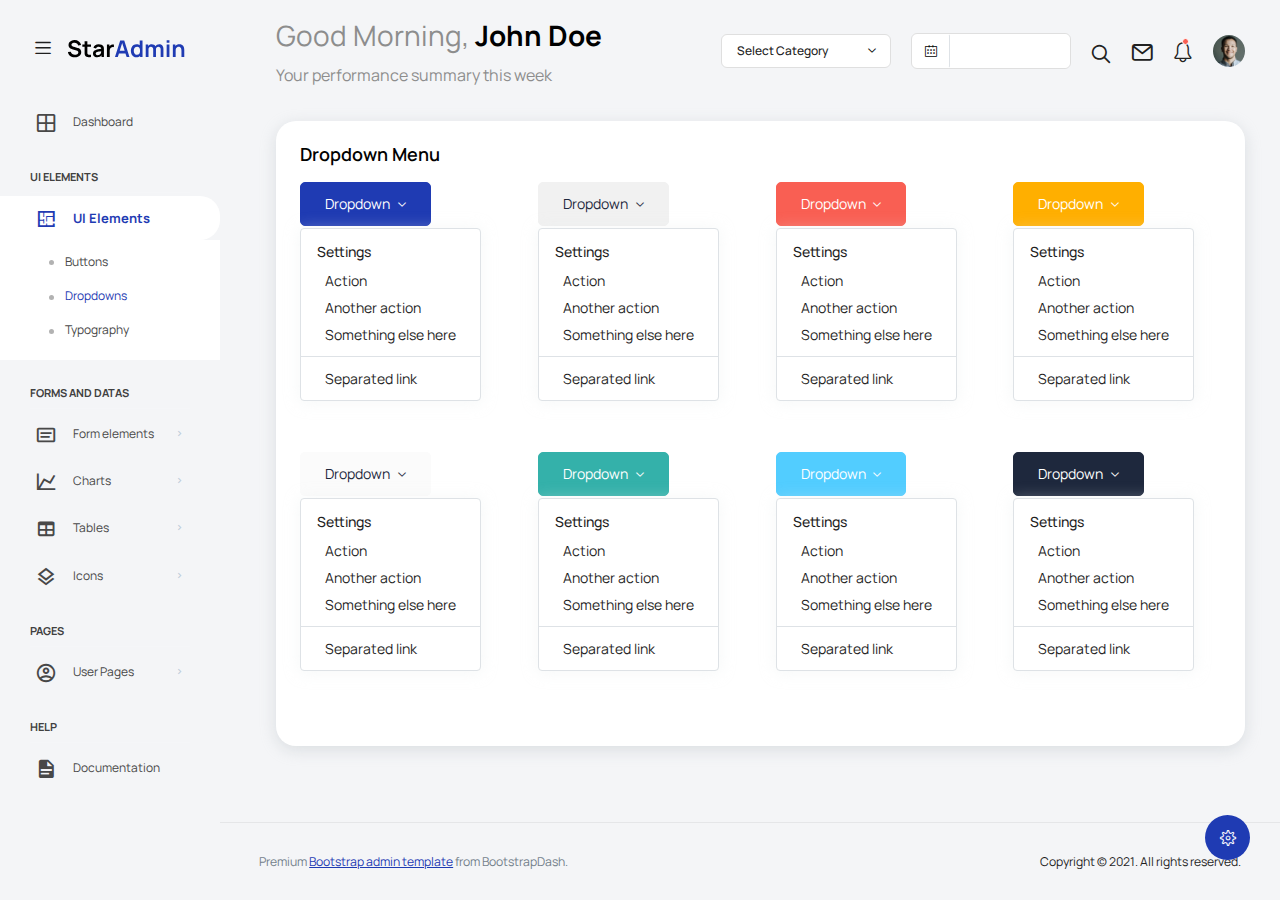
<file: admin/pages/ui-features/dropdowns.html>
<!DOCTYPE html>
<html lang="en">

<head>
  <!-- Required meta tags -->
  <meta charset="utf-8">
  <meta name="viewport" content="width=device-width, initial-scale=1, shrink-to-fit=no">
  <title>Star Admin2 </title>
  <!-- plugins:css -->
  <link rel="stylesheet" href="../../vendors/feather/feather.css">
  <link rel="stylesheet" href="../../vendors/mdi/css/materialdesignicons.min.css">
  <link rel="stylesheet" href="../../vendors/ti-icons/css/themify-icons.css">
  <link rel="stylesheet" href="../../vendors/typicons/typicons.css">
  <link rel="stylesheet" href="../../vendors/simple-line-icons/css/simple-line-icons.css">
  <link rel="stylesheet" href="../../vendors/css/vendor.bundle.base.css">
  <!-- endinject -->
  <!-- Plugin css for this page -->
  <!-- End plugin css for this page -->
  <!-- inject:css -->
  <link rel="stylesheet" href="../../css/vertical-layout-light/style.css">
  <!-- endinject -->
  <link rel="shortcut icon" href="../../images/favicon.png" />
</head>

<body>
  <div class="container-scroller">
    <!-- partial:../../partials/_navbar.html -->
    <nav class="navbar default-layout col-lg-12 col-12 p-0 fixed-top d-flex align-items-top flex-row">
      <div class="text-center navbar-brand-wrapper d-flex align-items-center justify-content-start">
        <div class="me-3">
          <button class="navbar-toggler navbar-toggler align-self-center" type="button" data-bs-toggle="minimize">
            <span class="icon-menu"></span>
          </button>
        </div>
        <div>
          <a class="navbar-brand brand-logo" href="../../index.html">
            <img src="../../images/logo.svg" alt="logo" />
          </a>
          <a class="navbar-brand brand-logo-mini" href="../../index.html">
            <img src="../../images/logo-mini.svg" alt="logo" />
          </a>
        </div>
      </div>
      <div class="navbar-menu-wrapper d-flex align-items-top"> 
        <ul class="navbar-nav">
          <li class="nav-item font-weight-semibold d-none d-lg-block ms-0">
            <h1 class="welcome-text">Good Morning, <span class="text-black fw-bold">John Doe</span></h1>
            <h3 class="welcome-sub-text">Your performance summary this week </h3>
          </li>
        </ul>
        <ul class="navbar-nav ms-auto">
          <li class="nav-item dropdown d-none d-lg-block">
            <a class="nav-link dropdown-bordered dropdown-toggle dropdown-toggle-split" id="messageDropdown" href="#" data-bs-toggle="dropdown" aria-expanded="false"> Select Category </a>
            <div class="dropdown-menu dropdown-menu-right navbar-dropdown preview-list pb-0" aria-labelledby="messageDropdown">
              <a class="dropdown-item py-3" >
                <p class="mb-0 font-weight-medium float-left">Select category</p>
              </a>
              <div class="dropdown-divider"></div>
              <a class="dropdown-item preview-item">
                <div class="preview-item-content flex-grow py-2">
                  <p class="preview-subject ellipsis font-weight-medium text-dark">Bootstrap Bundle </p>
                  <p class="fw-light small-text mb-0">This is a Bundle featuring 16 unique dashboards</p>
                </div>
              </a>
              <a class="dropdown-item preview-item">
                <div class="preview-item-content flex-grow py-2">
                  <p class="preview-subject ellipsis font-weight-medium text-dark">Angular Bundle</p>
                  <p class="fw-light small-text mb-0">Everything you’ll ever need for your Angular projects</p>
                </div>
              </a>
              <a class="dropdown-item preview-item">
                <div class="preview-item-content flex-grow py-2">
                  <p class="preview-subject ellipsis font-weight-medium text-dark">VUE Bundle</p>
                  <p class="fw-light small-text mb-0">Bundle of 6 Premium Vue Admin Dashboard</p>
                </div>
              </a>
              <a class="dropdown-item preview-item">
                <div class="preview-item-content flex-grow py-2">
                  <p class="preview-subject ellipsis font-weight-medium text-dark">React Bundle</p>
                  <p class="fw-light small-text mb-0">Bundle of 8 Premium React Admin Dashboard</p>
                </div>
              </a>
            </div>
          </li>
          <li class="nav-item d-none d-lg-block">
            <div id="datepicker-popup" class="input-group date datepicker navbar-date-picker">
              <span class="input-group-addon input-group-prepend border-right">
                <span class="icon-calendar input-group-text calendar-icon"></span>
              </span>
              <input type="text" class="form-control">
            </div>
          </li>
          <li class="nav-item">
            <form class="search-form" action="#">
              <i class="icon-search"></i>
              <input type="search" class="form-control" placeholder="Search Here" title="Search here">
            </form>
          </li>
          <li class="nav-item dropdown">
            <a class="nav-link count-indicator" id="notificationDropdown" href="#" data-bs-toggle="dropdown">
              <i class="icon-mail icon-lg"></i>
            </a>
            <div class="dropdown-menu dropdown-menu-right navbar-dropdown preview-list pb-0" aria-labelledby="notificationDropdown">
              <a class="dropdown-item py-3 border-bottom">
                <p class="mb-0 font-weight-medium float-left">You have 4 new notifications </p>
                <span class="badge badge-pill badge-primary float-right">View all</span>
              </a>
              <a class="dropdown-item preview-item py-3">
                <div class="preview-thumbnail">
                  <i class="mdi mdi-alert m-auto text-primary"></i>
                </div>
                <div class="preview-item-content">
                  <h6 class="preview-subject fw-normal text-dark mb-1">Application Error</h6>
                  <p class="fw-light small-text mb-0"> Just now </p>
                </div>
              </a>
              <a class="dropdown-item preview-item py-3">
                <div class="preview-thumbnail">
                  <i class="mdi mdi-settings m-auto text-primary"></i>
                </div>
                <div class="preview-item-content">
                  <h6 class="preview-subject fw-normal text-dark mb-1">Settings</h6>
                  <p class="fw-light small-text mb-0"> Private message </p>
                </div>
              </a>
              <a class="dropdown-item preview-item py-3">
                <div class="preview-thumbnail">
                  <i class="mdi mdi-airballoon m-auto text-primary"></i>
                </div>
                <div class="preview-item-content">
                  <h6 class="preview-subject fw-normal text-dark mb-1">New user registration</h6>
                  <p class="fw-light small-text mb-0"> 2 days ago </p>
                </div>
              </a>
            </div>
          </li>
          <li class="nav-item dropdown"> 
            <a class="nav-link count-indicator" id="countDropdown" href="#" data-bs-toggle="dropdown" aria-expanded="false">
              <i class="icon-bell"></i>
              <span class="count"></span>
            </a>
            <div class="dropdown-menu dropdown-menu-right navbar-dropdown preview-list pb-0" aria-labelledby="countDropdown">
              <a class="dropdown-item py-3">
                <p class="mb-0 font-weight-medium float-left">You have 7 unread mails </p>
                <span class="badge badge-pill badge-primary float-right">View all</span>
              </a>
              <div class="dropdown-divider"></div>
              <a class="dropdown-item preview-item">
                <div class="preview-thumbnail">
                  <img src="../../images/faces/face10.jpg" alt="image" class="img-sm profile-pic">
                </div>
                <div class="preview-item-content flex-grow py-2">
                  <p class="preview-subject ellipsis font-weight-medium text-dark">Marian Garner </p>
                  <p class="fw-light small-text mb-0"> The meeting is cancelled </p>
                </div>
              </a>
              <a class="dropdown-item preview-item">
                <div class="preview-thumbnail">
                  <img src="../../images/faces/face12.jpg" alt="image" class="img-sm profile-pic">
                </div>
                <div class="preview-item-content flex-grow py-2">
                  <p class="preview-subject ellipsis font-weight-medium text-dark">David Grey </p>
                  <p class="fw-light small-text mb-0"> The meeting is cancelled </p>
                </div>
              </a>
              <a class="dropdown-item preview-item">
                <div class="preview-thumbnail">
                  <img src="../../images/faces/face1.jpg" alt="image" class="img-sm profile-pic">
                </div>
                <div class="preview-item-content flex-grow py-2">
                  <p class="preview-subject ellipsis font-weight-medium text-dark">Travis Jenkins </p>
                  <p class="fw-light small-text mb-0"> The meeting is cancelled </p>
                </div>
              </a>
            </div>
          </li>
          <li class="nav-item dropdown d-none d-lg-block user-dropdown">
            <a class="nav-link" id="UserDropdown" href="#" data-bs-toggle="dropdown" aria-expanded="false">
              <img class="img-xs rounded-circle" src="../../images/faces/face8.jpg" alt="Profile image"> </a>
            <div class="dropdown-menu dropdown-menu-right navbar-dropdown" aria-labelledby="UserDropdown">
              <div class="dropdown-header text-center">
                <img class="img-md rounded-circle" src="../../images/faces/face8.jpg" alt="Profile image">
                <p class="mb-1 mt-3 font-weight-semibold">Allen Moreno</p>
                <p class="fw-light text-muted mb-0">allenmoreno@gmail.com</p>
              </div>
              <a class="dropdown-item"><i class="dropdown-item-icon mdi mdi-account-outline text-primary me-2"></i> My Profile <span class="badge badge-pill badge-danger">1</span></a>
              <a class="dropdown-item"><i class="dropdown-item-icon mdi mdi-message-text-outline text-primary me-2"></i> Messages</a>
              <a class="dropdown-item"><i class="dropdown-item-icon mdi mdi-calendar-check-outline text-primary me-2"></i> Activity</a>
              <a class="dropdown-item"><i class="dropdown-item-icon mdi mdi-help-circle-outline text-primary me-2"></i> FAQ</a>
              <a class="dropdown-item"><i class="dropdown-item-icon mdi mdi-power text-primary me-2"></i>Sign Out</a>
            </div>
          </li>
        </ul>
        <button class="navbar-toggler navbar-toggler-right d-lg-none align-self-center" type="button" data-bs-toggle="offcanvas">
          <span class="mdi mdi-menu"></span>
        </button>
      </div>
    </nav>
    <!-- partial -->
    <div class="container-fluid page-body-wrapper">
      <!-- partial:../../partials/_settings-panel.html -->
      <div class="theme-setting-wrapper">
        <div id="settings-trigger"><i class="ti-settings"></i></div>
        <div id="theme-settings" class="settings-panel">
          <i class="settings-close ti-close"></i>
          <p class="settings-heading">SIDEBAR SKINS</p>
          <div class="sidebar-bg-options selected" id="sidebar-light-theme"><div class="img-ss rounded-circle bg-light border me-3"></div>Light</div>
          <div class="sidebar-bg-options" id="sidebar-dark-theme"><div class="img-ss rounded-circle bg-dark border me-3"></div>Dark</div>
          <p class="settings-heading mt-2">HEADER SKINS</p>
          <div class="color-tiles mx-0 px-4">
            <div class="tiles success"></div>
            <div class="tiles warning"></div>
            <div class="tiles danger"></div>
            <div class="tiles info"></div>
            <div class="tiles dark"></div>
            <div class="tiles default"></div>
          </div>
        </div>
      </div>
      <div id="right-sidebar" class="settings-panel">
        <i class="settings-close ti-close"></i>
        <ul class="nav nav-tabs border-top" id="setting-panel" role="tablist">
          <li class="nav-item">
            <a class="nav-link active" id="todo-tab" data-bs-toggle="tab" href="#todo-section" role="tab" aria-controls="todo-section" aria-expanded="true">TO DO LIST</a>
          </li>
          <li class="nav-item">
            <a class="nav-link" id="chats-tab" data-bs-toggle="tab" href="#chats-section" role="tab" aria-controls="chats-section">CHATS</a>
          </li>
        </ul>
        <div class="tab-content" id="setting-content">
          <div class="tab-pane fade show active scroll-wrapper" id="todo-section" role="tabpanel" aria-labelledby="todo-section">
            <div class="add-items d-flex px-3 mb-0">
              <form class="form w-100">
                <div class="form-group d-flex">
                  <input type="text" class="form-control todo-list-input" placeholder="Add To-do">
                  <button type="submit" class="add btn btn-primary todo-list-add-btn" id="add-task">Add</button>
                </div>
              </form>
            </div>
            <div class="list-wrapper px-3">
              <ul class="d-flex flex-column-reverse todo-list">
                <li>
                  <div class="form-check">
                    <label class="form-check-label">
                      <input class="checkbox" type="checkbox">
                      Team review meeting at 3.00 PM
                    </label>
                  </div>
                  <i class="remove ti-close"></i>
                </li>
                <li>
                  <div class="form-check">
                    <label class="form-check-label">
                      <input class="checkbox" type="checkbox">
                      Prepare for presentation
                    </label>
                  </div>
                  <i class="remove ti-close"></i>
                </li>
                <li>
                  <div class="form-check">
                    <label class="form-check-label">
                      <input class="checkbox" type="checkbox">
                      Resolve all the low priority tickets due today
                    </label>
                  </div>
                  <i class="remove ti-close"></i>
                </li>
                <li class="completed">
                  <div class="form-check">
                    <label class="form-check-label">
                      <input class="checkbox" type="checkbox" checked>
                      Schedule meeting for next week
                    </label>
                  </div>
                  <i class="remove ti-close"></i>
                </li>
                <li class="completed">
                  <div class="form-check">
                    <label class="form-check-label">
                      <input class="checkbox" type="checkbox" checked>
                      Project review
                    </label>
                  </div>
                  <i class="remove ti-close"></i>
                </li>
              </ul>
            </div>
            <h4 class="px-3 text-muted mt-5 fw-light mb-0">Events</h4>
            <div class="events pt-4 px-3">
              <div class="wrapper d-flex mb-2">
                <i class="ti-control-record text-primary me-2"></i>
                <span>Feb 11 2018</span>
              </div>
              <p class="mb-0 font-weight-thin text-gray">Creating component page build a js</p>
              <p class="text-gray mb-0">The total number of sessions</p>
            </div>
            <div class="events pt-4 px-3">
              <div class="wrapper d-flex mb-2">
                <i class="ti-control-record text-primary me-2"></i>
                <span>Feb 7 2018</span>
              </div>
              <p class="mb-0 font-weight-thin text-gray">Meeting with Alisa</p>
              <p class="text-gray mb-0 ">Call Sarah Graves</p>
            </div>
          </div>
          <!-- To do section tab ends -->
          <div class="tab-pane fade" id="chats-section" role="tabpanel" aria-labelledby="chats-section">
            <div class="d-flex align-items-center justify-content-between border-bottom">
              <p class="settings-heading border-top-0 mb-3 pl-3 pt-0 border-bottom-0 pb-0">Friends</p>
              <small class="settings-heading border-top-0 mb-3 pt-0 border-bottom-0 pb-0 pr-3 fw-normal">See All</small>
            </div>
            <ul class="chat-list">
              <li class="list active">
                <div class="profile"><img src="../../images/faces/face1.jpg" alt="image"><span class="online"></span></div>
                <div class="info">
                  <p>Thomas Douglas</p>
                  <p>Available</p>
                </div>
                <small class="text-muted my-auto">19 min</small>
              </li>
              <li class="list">
                <div class="profile"><img src="../../images/faces/face2.jpg" alt="image"><span class="offline"></span></div>
                <div class="info">
                  <div class="wrapper d-flex">
                    <p>Catherine</p>
                  </div>
                  <p>Away</p>
                </div>
                <div class="badge badge-success badge-pill my-auto mx-2">4</div>
                <small class="text-muted my-auto">23 min</small>
              </li>
              <li class="list">
                <div class="profile"><img src="../../images/faces/face3.jpg" alt="image"><span class="online"></span></div>
                <div class="info">
                  <p>Daniel Russell</p>
                  <p>Available</p>
                </div>
                <small class="text-muted my-auto">14 min</small>
              </li>
              <li class="list">
                <div class="profile"><img src="../../images/faces/face4.jpg" alt="image"><span class="offline"></span></div>
                <div class="info">
                  <p>James Richardson</p>
                  <p>Away</p>
                </div>
                <small class="text-muted my-auto">2 min</small>
              </li>
              <li class="list">
                <div class="profile"><img src="../../images/faces/face5.jpg" alt="image"><span class="online"></span></div>
                <div class="info">
                  <p>Madeline Kennedy</p>
                  <p>Available</p>
                </div>
                <small class="text-muted my-auto">5 min</small>
              </li>
              <li class="list">
                <div class="profile"><img src="../../images/faces/face6.jpg" alt="image"><span class="online"></span></div>
                <div class="info">
                  <p>Sarah Graves</p>
                  <p>Available</p>
                </div>
                <small class="text-muted my-auto">47 min</small>
              </li>
            </ul>
          </div>
          <!-- chat tab ends -->
        </div>
      </div>
      <!-- partial -->
      <!-- partial:../../partials/_sidebar.html -->
      <nav class="sidebar sidebar-offcanvas" id="sidebar">
        <ul class="nav">
          <li class="nav-item">
            <a class="nav-link" href="../../index.html">
              <i class="mdi mdi-grid-large menu-icon"></i>
              <span class="menu-title">Dashboard</span>
            </a>
          </li>
          <li class="nav-item nav-category">UI Elements</li>
          <li class="nav-item">
            <a class="nav-link" data-bs-toggle="collapse" href="#ui-basic" aria-expanded="false" aria-controls="ui-basic">
              <i class="menu-icon mdi mdi-floor-plan"></i>
              <span class="menu-title">UI Elements</span>
              <i class="menu-arrow"></i> 
            </a>
            <div class="collapse" id="ui-basic">
              <ul class="nav flex-column sub-menu">
                <li class="nav-item"> <a class="nav-link" href="../../pages/ui-features/buttons.html">Buttons</a></li>
                <li class="nav-item"> <a class="nav-link" href="../../pages/ui-features/dropdowns.html">Dropdowns</a></li>
                <li class="nav-item"> <a class="nav-link" href="../../pages/ui-features/typography.html">Typography</a></li>
              </ul>
            </div>
          </li>
          <li class="nav-item nav-category">Forms and Datas</li>
          <li class="nav-item">
            <a class="nav-link" data-bs-toggle="collapse" href="#form-elements" aria-expanded="false" aria-controls="form-elements">
              <i class="menu-icon mdi mdi-card-text-outline"></i>
              <span class="menu-title">Form elements</span>
              <i class="menu-arrow"></i>
            </a>
            <div class="collapse" id="form-elements">
              <ul class="nav flex-column sub-menu">
                <li class="nav-item"><a class="nav-link" href="../../pages/forms/basic_elements.html">Basic Elements</a></li>
              </ul>
            </div>
          </li>
          <li class="nav-item">
            <a class="nav-link" data-bs-toggle="collapse" href="#charts" aria-expanded="false" aria-controls="charts">
              <i class="menu-icon mdi mdi-chart-line"></i>
              <span class="menu-title">Charts</span>
              <i class="menu-arrow"></i>
            </a>
            <div class="collapse" id="charts">
              <ul class="nav flex-column sub-menu">
                <li class="nav-item"> <a class="nav-link" href="../../pages/charts/chartjs.html">ChartJs</a></li>
              </ul>
            </div>
          </li>
          <li class="nav-item">
            <a class="nav-link" data-bs-toggle="collapse" href="#tables" aria-expanded="false" aria-controls="tables">
              <i class="menu-icon mdi mdi-table"></i>
              <span class="menu-title">Tables</span>
              <i class="menu-arrow"></i>
            </a>
            <div class="collapse" id="tables">
              <ul class="nav flex-column sub-menu">
                <li class="nav-item"> <a class="nav-link" href="../../pages/tables/basic-table.html">Basic table</a></li>
              </ul>
            </div>
          </li>
          <li class="nav-item">
            <a class="nav-link" data-bs-toggle="collapse" href="#icons" aria-expanded="false" aria-controls="icons">
              <i class="menu-icon mdi mdi-layers-outline"></i>
              <span class="menu-title">Icons</span>
              <i class="menu-arrow"></i>
            </a>
            <div class="collapse" id="icons">
              <ul class="nav flex-column sub-menu">
                <li class="nav-item"> <a class="nav-link" href="../../pages/icons/mdi.html">Mdi icons</a></li>
              </ul>
            </div>
          </li>
          <li class="nav-item nav-category">pages</li>
          <li class="nav-item">
            <a class="nav-link" data-bs-toggle="collapse" href="#auth" aria-expanded="false" aria-controls="auth">
              <i class="menu-icon mdi mdi-account-circle-outline"></i>
              <span class="menu-title">User Pages</span>
              <i class="menu-arrow"></i>
            </a>
            <div class="collapse" id="auth">
              <ul class="nav flex-column sub-menu">
                <li class="nav-item"> <a class="nav-link" href="../../pages/samples/login.html"> Login </a></li>
              </ul>
            </div>
          </li>
          <li class="nav-item nav-category">help</li>
          <li class="nav-item">
            <a class="nav-link" href="http://bootstrapdash.com/demo/star-admin2-free/docs/documentation.html">
              <i class="menu-icon mdi mdi-file-document"></i>
              <span class="menu-title">Documentation</span>
            </a>
          </li>
        </ul>
      </nav>
      <!-- partial -->
      <div class="main-panel">
        <div class="content-wrapper">
          <div class="row">
            <div class="col-lg-12 grid-margin">
              <div class="card">
                <div class="card-body">
                  <h4 class="card-title">Dropdown menu</h4>
                  <div class="row">
                    <div class="col-md-3 dropdown-menu-static-demo">
                      <div class="dropdown">
                        <button class="btn btn-primary dropdown-toggle" type="button" id="dropdownMenuButton1" data-bs-toggle="dropdown" aria-haspopup="true" aria-expanded="true">
                          Dropdown
                        </button>
                        <div class="dropdown-menu show" aria-labelledby="dropdownMenuButton1">
                          <h6 class="dropdown-header">Settings</h6>
                          <a class="dropdown-item" href="#">Action</a>
                          <a class="dropdown-item" href="#">Another action</a>
                          <a class="dropdown-item" href="#">Something else here</a>
                          <div class="dropdown-divider"></div>
                          <a class="dropdown-item" href="#">Separated link</a>
                        </div>
                      </div>
                    </div>
                    <div class="col-md-3 dropdown-menu-static-demo">
                      <div class="dropdown">
                        <button class="btn btn-secondary dropdown-toggle" type="button" id="dropdownMenuButton2" data-bs-toggle="dropdown" aria-haspopup="true" aria-expanded="true">
                          Dropdown
                        </button>
                        <div class="dropdown-menu show" aria-labelledby="dropdownMenuButton2">
                          <h6 class="dropdown-header">Settings</h6>
                          <a class="dropdown-item" href="#">Action</a>
                          <a class="dropdown-item" href="#">Another action</a>
                          <a class="dropdown-item" href="#">Something else here</a>
                          <div class="dropdown-divider"></div>
                          <a class="dropdown-item" href="#">Separated link</a>
                        </div>
                      </div>
                    </div>
                    <div class="col-md-3 dropdown-menu-static-demo">
                      <div class="dropdown">
                        <button class="btn btn-danger dropdown-toggle" type="button" id="dropdownMenuButton3" data-bs-toggle="dropdown" aria-haspopup="true" aria-expanded="true">
                          Dropdown
                        </button>
                        <div class="dropdown-menu show" aria-labelledby="dropdownMenuButton3">
                          <h6 class="dropdown-header">Settings</h6>
                          <a class="dropdown-item" href="#">Action</a>
                          <a class="dropdown-item" href="#">Another action</a>
                          <a class="dropdown-item" href="#">Something else here</a>
                          <div class="dropdown-divider"></div>
                          <a class="dropdown-item" href="#">Separated link</a>
                        </div>
                      </div>
                    </div>
                    <div class="col-md-3 dropdown-menu-static-demo">
                      <div class="dropdown">
                        <button class="btn btn-warning dropdown-toggle" type="button" id="dropdownMenuButton4" data-bs-toggle="dropdown" aria-haspopup="true" aria-expanded="true">
                          Dropdown
                        </button>
                        <div class="dropdown-menu show" aria-labelledby="dropdownMenuButton4">
                          <h6 class="dropdown-header">Settings</h6>
                          <a class="dropdown-item" href="#">Action</a>
                          <a class="dropdown-item" href="#">Another action</a>
                          <a class="dropdown-item" href="#">Something else here</a>
                          <div class="dropdown-divider"></div>
                          <a class="dropdown-item" href="#">Separated link</a>
                        </div>
                      </div>
                    </div>
                    <div class="col-md-3 dropdown-menu-static-demo">
                      <div class="dropdown">
                        <button class="btn btn-light dropdown-toggle" type="button" id="dropdownMenuButton8" data-bs-toggle="dropdown" aria-haspopup="true" aria-expanded="true">
                          Dropdown
                        </button>
                        <div class="dropdown-menu show" aria-labelledby="dropdownMenuButton8">
                          <h6 class="dropdown-header">Settings</h6>
                          <a class="dropdown-item" href="#">Action</a>
                          <a class="dropdown-item" href="#">Another action</a>
                          <a class="dropdown-item" href="#">Something else here</a>
                          <div class="dropdown-divider"></div>
                          <a class="dropdown-item" href="#">Separated link</a>
                        </div>
                      </div>
                    </div>
                    <div class="col-md-3 dropdown-menu-static-demo">
                      <div class="dropdown">
                        <button class="btn btn-success dropdown-toggle" type="button" id="dropdownMenuButton5" data-bs-toggle="dropdown" aria-haspopup="true" aria-expanded="true">
                          Dropdown
                        </button>
                        <div class="dropdown-menu show" aria-labelledby="dropdownMenuButton5">
                          <h6 class="dropdown-header">Settings</h6>
                          <a class="dropdown-item" href="#">Action</a>
                          <a class="dropdown-item" href="#">Another action</a>
                          <a class="dropdown-item" href="#">Something else here</a>
                          <div class="dropdown-divider"></div>
                          <a class="dropdown-item" href="#">Separated link</a>
                        </div>
                      </div>
                    </div>
                    <div class="col-md-3 dropdown-menu-static-demo">
                      <div class="dropdown">
                        <button class="btn btn-info dropdown-toggle" type="button" id="dropdownMenuButton6" data-bs-toggle="dropdown" aria-haspopup="true" aria-expanded="true">
                          Dropdown
                        </button>
                        <div class="dropdown-menu show" aria-labelledby="dropdownMenuButton6">
                          <h6 class="dropdown-header">Settings</h6>
                          <a class="dropdown-item" href="#">Action</a>
                          <a class="dropdown-item" href="#">Another action</a>
                          <a class="dropdown-item" href="#">Something else here</a>
                          <div class="dropdown-divider"></div>
                          <a class="dropdown-item" href="#">Separated link</a>
                        </div>
                      </div>
                    </div>
                    <div class="col-md-3 dropdown-menu-static-demo">
                      <div class="dropdown">
                        <button class="btn btn-dark dropdown-toggle" type="button" id="dropdownMenuButton7" data-bs-toggle="dropdown" aria-haspopup="true" aria-expanded="true">
                          Dropdown
                        </button>
                        <div class="dropdown-menu show" aria-labelledby="dropdownMenuButton7">
                          <h6 class="dropdown-header">Settings</h6>
                          <a class="dropdown-item" href="#">Action</a>
                          <a class="dropdown-item" href="#">Another action</a>
                          <a class="dropdown-item" href="#">Something else here</a>
                          <div class="dropdown-divider"></div>
                          <a class="dropdown-item" href="#">Separated link</a>
                        </div>
                      </div>
                    </div>
                  </div>
                </div>
              </div>
            </div>
          </div>
        </div>
        <!-- content-wrapper ends -->
        <!-- partial:../../partials/_footer.html -->
        <footer class="footer">
          <div class="d-sm-flex justify-content-center justify-content-sm-between">
            <span class="text-muted text-center text-sm-left d-block d-sm-inline-block">Premium <a href="https://www.bootstrapdash.com/" target="_blank">Bootstrap admin template</a> from BootstrapDash.</span>
            <span class="float-none float-sm-right d-block mt-1 mt-sm-0 text-center">Copyright © 2021. All rights reserved.</span>
          </div>
        </footer>
        <!-- partial -->
      </div>
      <!-- main-panel ends -->
    </div>
    <!-- page-body-wrapper ends -->
  </div>
  <!-- container-scroller -->
  <!-- plugins:js -->
  <script src="../../vendors/js/vendor.bundle.base.js"></script>
  <!-- endinject -->
  <!-- Plugin js for this page -->
  <script src="../../vendors/bootstrap-datepicker/bootstrap-datepicker.min.js"></script>
  <!-- End plugin js for this page -->
  <!-- inject:js -->
  <script src="../../js/off-canvas.js"></script>
  <script src="../../js/hoverable-collapse.js"></script>
  <script src="../../js/template.js"></script>
  <script src="../../js/settings.js"></script>
  <script src="../../js/todolist.js"></script>
  <!-- endinject -->
</body>

</html>
</file>
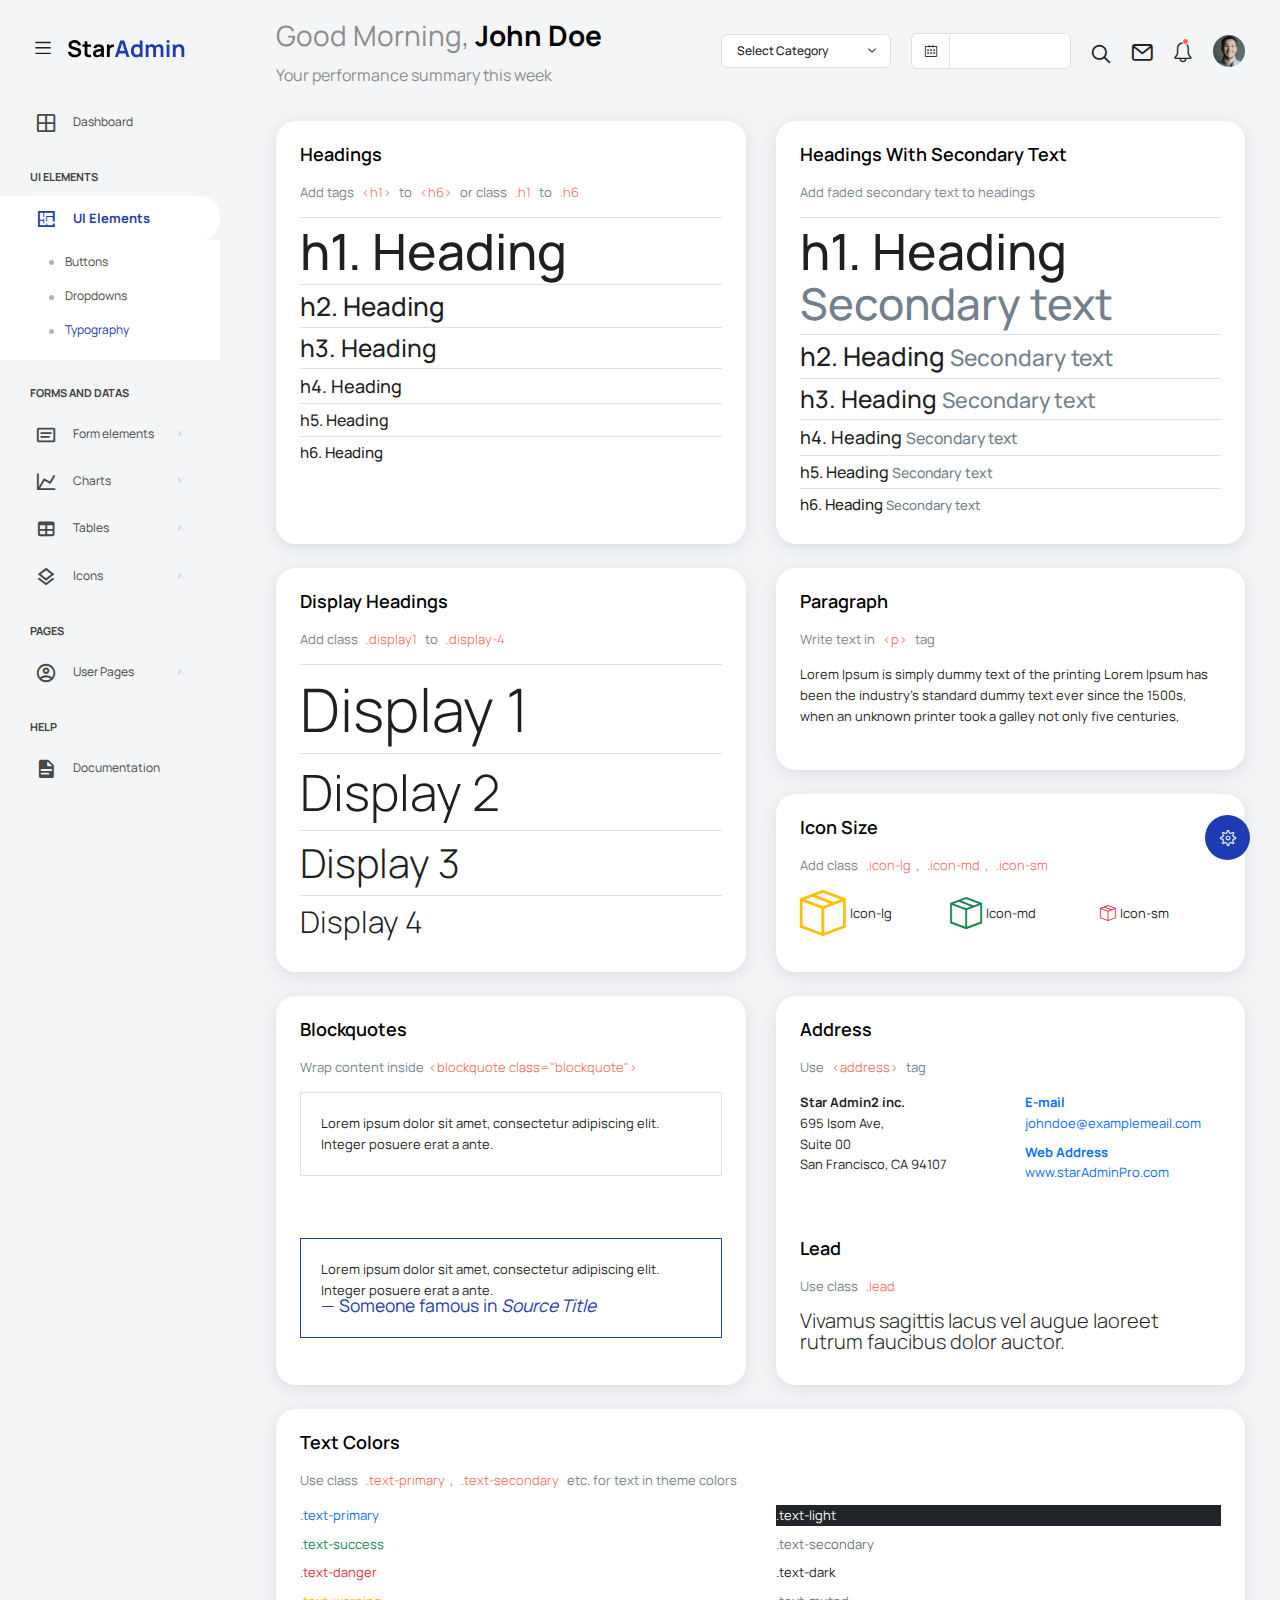
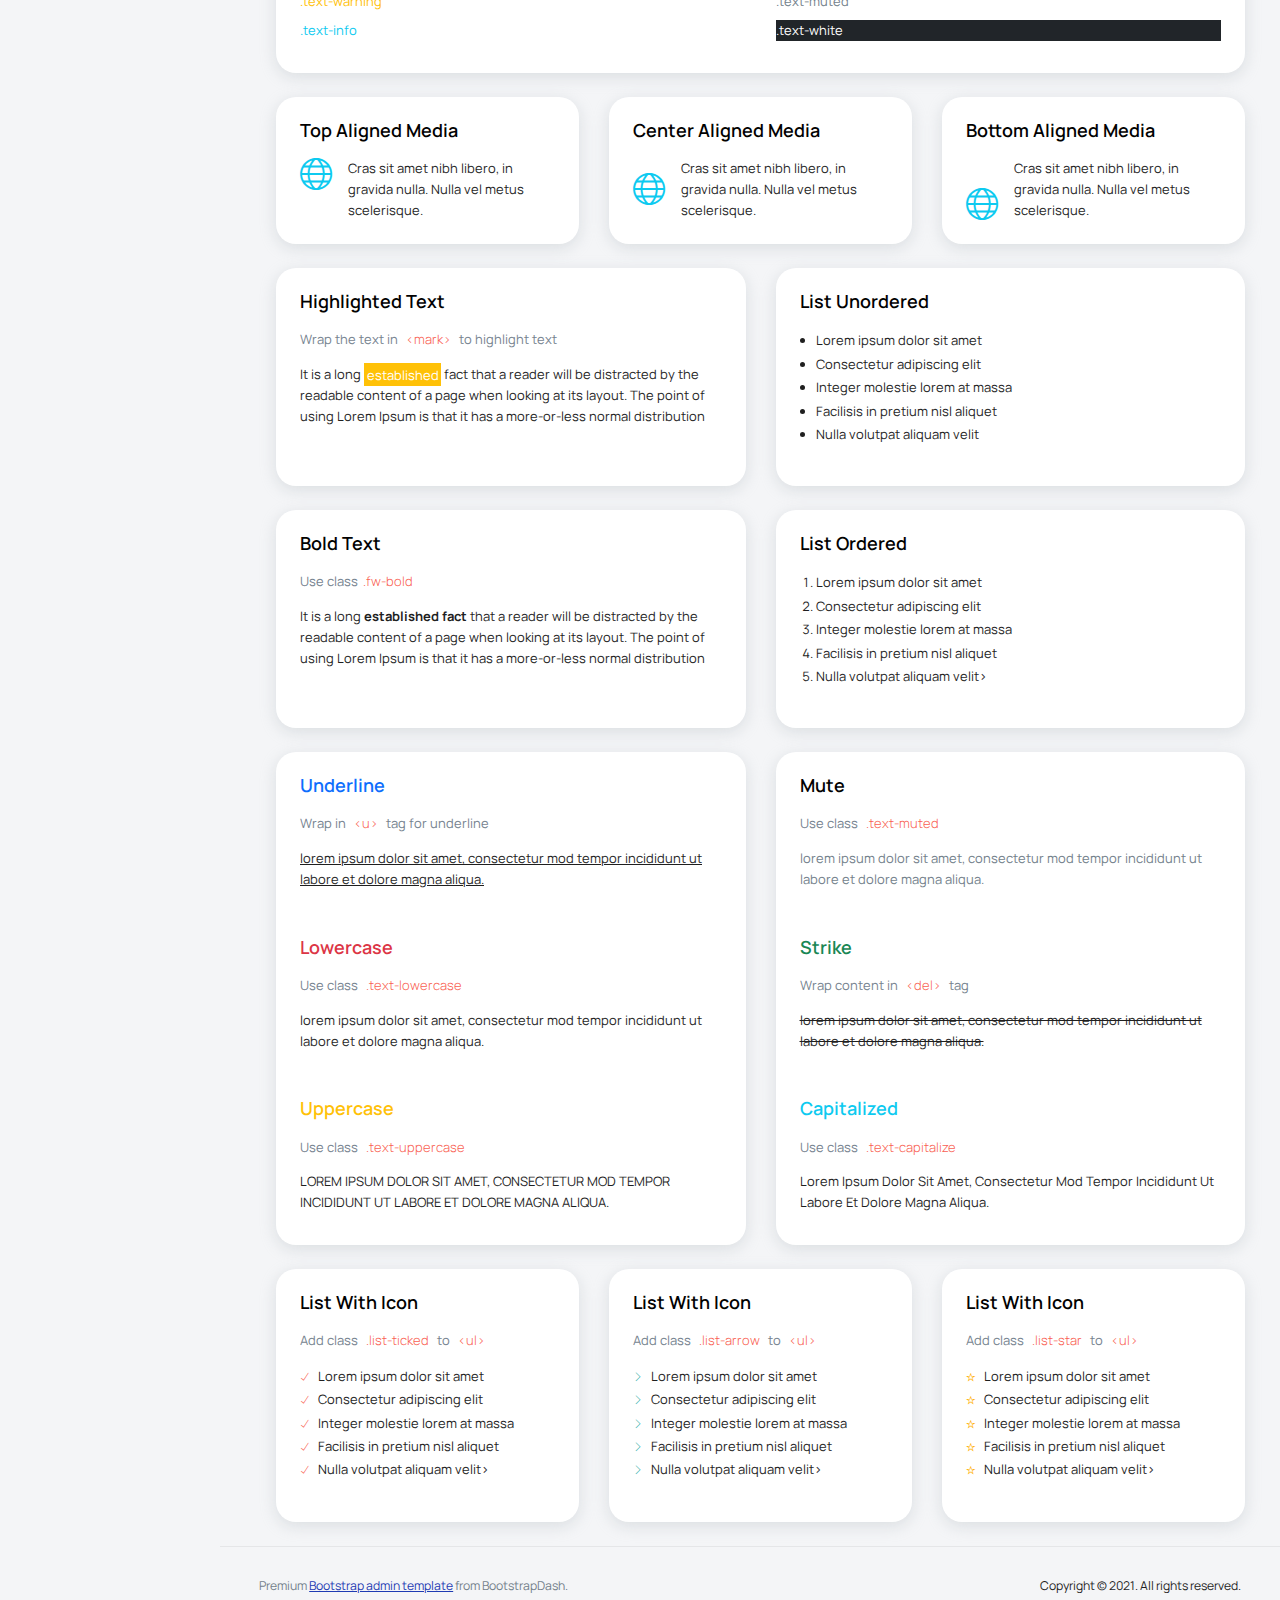
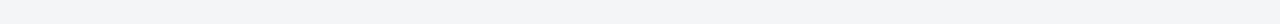
<file: admin/pages/ui-features/typography.html>
<!DOCTYPE html>
<html lang="en">

<head>
  <!-- Required meta tags -->
  <meta charset="utf-8">
  <meta name="viewport" content="width=device-width, initial-scale=1, shrink-to-fit=no">
  <title>Star Admin2 </title>
  <!-- plugins:css -->
  <link rel="stylesheet" href="../../vendors/feather/feather.css">
  <link rel="stylesheet" href="../../vendors/mdi/css/materialdesignicons.min.css">
  <link rel="stylesheet" href="../../vendors/ti-icons/css/themify-icons.css">
  <link rel="stylesheet" href="../../vendors/typicons/typicons.css">
  <link rel="stylesheet" href="../../vendors/simple-line-icons/css/simple-line-icons.css">
  <link rel="stylesheet" href="../../vendors/css/vendor.bundle.base.css">
  <!-- endinject -->
  <!-- Plugin css for this page -->
  <!-- End plugin css for this page -->
  <!-- inject:css -->
  <link rel="stylesheet" href="../../css/vertical-layout-light/style.css">
  <!-- endinject -->
  <link rel="shortcut icon" href="../../images/favicon.png" />
</head>

<body>
  <div class="container-scroller">
    <!-- partial:../../partials/_navbar.html -->
    <nav class="navbar default-layout col-lg-12 col-12 p-0 fixed-top d-flex align-items-top flex-row">
      <div class="text-center navbar-brand-wrapper d-flex align-items-center justify-content-start">
        <div class="me-3">
          <button class="navbar-toggler navbar-toggler align-self-center" type="button" data-bs-toggle="minimize">
            <span class="icon-menu"></span>
          </button>
        </div>
        <div>
          <a class="navbar-brand brand-logo" href="../../index.html">
            <img src="../../images/logo.svg" alt="logo" />
          </a>
          <a class="navbar-brand brand-logo-mini" href="../../index.html">
            <img src="../../images/logo-mini.svg" alt="logo" />
          </a>
        </div>
      </div>
      <div class="navbar-menu-wrapper d-flex align-items-top"> 
        <ul class="navbar-nav">
          <li class="nav-item font-weight-semibold d-none d-lg-block ms-0">
            <h1 class="welcome-text">Good Morning, <span class="text-black fw-bold">John Doe</span></h1>
            <h3 class="welcome-sub-text">Your performance summary this week </h3>
          </li>
        </ul>
        <ul class="navbar-nav ms-auto">
          <li class="nav-item dropdown d-none d-lg-block">
            <a class="nav-link dropdown-bordered dropdown-toggle dropdown-toggle-split" id="messageDropdown" href="#" data-bs-toggle="dropdown" aria-expanded="false"> Select Category </a>
            <div class="dropdown-menu dropdown-menu-right navbar-dropdown preview-list pb-0" aria-labelledby="messageDropdown">
              <a class="dropdown-item py-3" >
                <p class="mb-0 font-weight-medium float-left">Select category</p>
              </a>
              <div class="dropdown-divider"></div>
              <a class="dropdown-item preview-item">
                <div class="preview-item-content flex-grow py-2">
                  <p class="preview-subject ellipsis font-weight-medium text-dark">Bootstrap Bundle </p>
                  <p class="fw-light small-text mb-0">This is a Bundle featuring 16 unique dashboards</p>
                </div>
              </a>
              <a class="dropdown-item preview-item">
                <div class="preview-item-content flex-grow py-2">
                  <p class="preview-subject ellipsis font-weight-medium text-dark">Angular Bundle</p>
                  <p class="fw-light small-text mb-0">Everything you’ll ever need for your Angular projects</p>
                </div>
              </a>
              <a class="dropdown-item preview-item">
                <div class="preview-item-content flex-grow py-2">
                  <p class="preview-subject ellipsis font-weight-medium text-dark">VUE Bundle</p>
                  <p class="fw-light small-text mb-0">Bundle of 6 Premium Vue Admin Dashboard</p>
                </div>
              </a>
              <a class="dropdown-item preview-item">
                <div class="preview-item-content flex-grow py-2">
                  <p class="preview-subject ellipsis font-weight-medium text-dark">React Bundle</p>
                  <p class="fw-light small-text mb-0">Bundle of 8 Premium React Admin Dashboard</p>
                </div>
              </a>
            </div>
          </li>
          <li class="nav-item d-none d-lg-block">
            <div id="datepicker-popup" class="input-group date datepicker navbar-date-picker">
              <span class="input-group-addon input-group-prepend border-right">
                <span class="icon-calendar input-group-text calendar-icon"></span>
              </span>
              <input type="text" class="form-control">
            </div>
          </li>
          <li class="nav-item">
            <form class="search-form" action="#">
              <i class="icon-search"></i>
              <input type="search" class="form-control" placeholder="Search Here" title="Search here">
            </form>
          </li>
          <li class="nav-item dropdown">
            <a class="nav-link count-indicator" id="notificationDropdown" href="#" data-bs-toggle="dropdown">
              <i class="icon-mail icon-lg"></i>
            </a>
            <div class="dropdown-menu dropdown-menu-right navbar-dropdown preview-list pb-0" aria-labelledby="notificationDropdown">
              <a class="dropdown-item py-3 border-bottom">
                <p class="mb-0 font-weight-medium float-left">You have 4 new notifications </p>
                <span class="badge badge-pill badge-primary float-right">View all</span>
              </a>
              <a class="dropdown-item preview-item py-3">
                <div class="preview-thumbnail">
                  <i class="mdi mdi-alert m-auto text-primary"></i>
                </div>
                <div class="preview-item-content">
                  <h6 class="preview-subject fw-normal text-dark mb-1">Application Error</h6>
                  <p class="fw-light small-text mb-0"> Just now </p>
                </div>
              </a>
              <a class="dropdown-item preview-item py-3">
                <div class="preview-thumbnail">
                  <i class="mdi mdi-settings m-auto text-primary"></i>
                </div>
                <div class="preview-item-content">
                  <h6 class="preview-subject fw-normal text-dark mb-1">Settings</h6>
                  <p class="fw-light small-text mb-0"> Private message </p>
                </div>
              </a>
              <a class="dropdown-item preview-item py-3">
                <div class="preview-thumbnail">
                  <i class="mdi mdi-airballoon m-auto text-primary"></i>
                </div>
                <div class="preview-item-content">
                  <h6 class="preview-subject fw-normal text-dark mb-1">New user registration</h6>
                  <p class="fw-light small-text mb-0"> 2 days ago </p>
                </div>
              </a>
            </div>
          </li>
          <li class="nav-item dropdown"> 
            <a class="nav-link count-indicator" id="countDropdown" href="#" data-bs-toggle="dropdown" aria-expanded="false">
              <i class="icon-bell"></i>
              <span class="count"></span>
            </a>
            <div class="dropdown-menu dropdown-menu-right navbar-dropdown preview-list pb-0" aria-labelledby="countDropdown">
              <a class="dropdown-item py-3">
                <p class="mb-0 font-weight-medium float-left">You have 7 unread mails </p>
                <span class="badge badge-pill badge-primary float-right">View all</span>
              </a>
              <div class="dropdown-divider"></div>
              <a class="dropdown-item preview-item">
                <div class="preview-thumbnail">
                  <img src="../../images/faces/face10.jpg" alt="image" class="img-sm profile-pic">
                </div>
                <div class="preview-item-content flex-grow py-2">
                  <p class="preview-subject ellipsis font-weight-medium text-dark">Marian Garner </p>
                  <p class="fw-light small-text mb-0"> The meeting is cancelled </p>
                </div>
              </a>
              <a class="dropdown-item preview-item">
                <div class="preview-thumbnail">
                  <img src="../../images/faces/face12.jpg" alt="image" class="img-sm profile-pic">
                </div>
                <div class="preview-item-content flex-grow py-2">
                  <p class="preview-subject ellipsis font-weight-medium text-dark">David Grey </p>
                  <p class="fw-light small-text mb-0"> The meeting is cancelled </p>
                </div>
              </a>
              <a class="dropdown-item preview-item">
                <div class="preview-thumbnail">
                  <img src="../../images/faces/face1.jpg" alt="image" class="img-sm profile-pic">
                </div>
                <div class="preview-item-content flex-grow py-2">
                  <p class="preview-subject ellipsis font-weight-medium text-dark">Travis Jenkins </p>
                  <p class="fw-light small-text mb-0"> The meeting is cancelled </p>
                </div>
              </a>
            </div>
          </li>
          <li class="nav-item dropdown d-none d-lg-block user-dropdown">
            <a class="nav-link" id="UserDropdown" href="#" data-bs-toggle="dropdown" aria-expanded="false">
              <img class="img-xs rounded-circle" src="../../images/faces/face8.jpg" alt="Profile image"> </a>
            <div class="dropdown-menu dropdown-menu-right navbar-dropdown" aria-labelledby="UserDropdown">
              <div class="dropdown-header text-center">
                <img class="img-md rounded-circle" src="../../images/faces/face8.jpg" alt="Profile image">
                <p class="mb-1 mt-3 font-weight-semibold">Allen Moreno</p>
                <p class="fw-light text-muted mb-0">allenmoreno@gmail.com</p>
              </div>
              <a class="dropdown-item"><i class="dropdown-item-icon mdi mdi-account-outline text-primary me-2"></i> My Profile <span class="badge badge-pill badge-danger">1</span></a>
              <a class="dropdown-item"><i class="dropdown-item-icon mdi mdi-message-text-outline text-primary me-2"></i> Messages</a>
              <a class="dropdown-item"><i class="dropdown-item-icon mdi mdi-calendar-check-outline text-primary me-2"></i> Activity</a>
              <a class="dropdown-item"><i class="dropdown-item-icon mdi mdi-help-circle-outline text-primary me-2"></i> FAQ</a>
              <a class="dropdown-item"><i class="dropdown-item-icon mdi mdi-power text-primary me-2"></i>Sign Out</a>
            </div>
          </li>
        </ul>
        <button class="navbar-toggler navbar-toggler-right d-lg-none align-self-center" type="button" data-bs-toggle="offcanvas">
          <span class="mdi mdi-menu"></span>
        </button>
      </div>
    </nav>
    <!-- partial -->
    <div class="container-fluid page-body-wrapper">
      <!-- partial:../../partials/_settings-panel.html -->
      <div class="theme-setting-wrapper">
        <div id="settings-trigger"><i class="ti-settings"></i></div>
        <div id="theme-settings" class="settings-panel">
          <i class="settings-close ti-close"></i>
          <p class="settings-heading">SIDEBAR SKINS</p>
          <div class="sidebar-bg-options selected" id="sidebar-light-theme"><div class="img-ss rounded-circle bg-light border me-3"></div>Light</div>
          <div class="sidebar-bg-options" id="sidebar-dark-theme"><div class="img-ss rounded-circle bg-dark border me-3"></div>Dark</div>
          <p class="settings-heading mt-2">HEADER SKINS</p>
          <div class="color-tiles mx-0 px-4">
            <div class="tiles success"></div>
            <div class="tiles warning"></div>
            <div class="tiles danger"></div>
            <div class="tiles info"></div>
            <div class="tiles dark"></div>
            <div class="tiles default"></div>
          </div>
        </div>
      </div>
      <div id="right-sidebar" class="settings-panel">
        <i class="settings-close ti-close"></i>
        <ul class="nav nav-tabs border-top" id="setting-panel" role="tablist">
          <li class="nav-item">
            <a class="nav-link active" id="todo-tab" data-bs-toggle="tab" href="#todo-section" role="tab" aria-controls="todo-section" aria-expanded="true">TO DO LIST</a>
          </li>
          <li class="nav-item">
            <a class="nav-link" id="chats-tab" data-bs-toggle="tab" href="#chats-section" role="tab" aria-controls="chats-section">CHATS</a>
          </li>
        </ul>
        <div class="tab-content" id="setting-content">
          <div class="tab-pane fade show active scroll-wrapper" id="todo-section" role="tabpanel" aria-labelledby="todo-section">
            <div class="add-items d-flex px-3 mb-0">
              <form class="form w-100">
                <div class="form-group d-flex">
                  <input type="text" class="form-control todo-list-input" placeholder="Add To-do">
                  <button type="submit" class="add btn btn-primary todo-list-add-btn" id="add-task">Add</button>
                </div>
              </form>
            </div>
            <div class="list-wrapper px-3">
              <ul class="d-flex flex-column-reverse todo-list">
                <li>
                  <div class="form-check">
                    <label class="form-check-label">
                      <input class="checkbox" type="checkbox">
                      Team review meeting at 3.00 PM
                    </label>
                  </div>
                  <i class="remove ti-close"></i>
                </li>
                <li>
                  <div class="form-check">
                    <label class="form-check-label">
                      <input class="checkbox" type="checkbox">
                      Prepare for presentation
                    </label>
                  </div>
                  <i class="remove ti-close"></i>
                </li>
                <li>
                  <div class="form-check">
                    <label class="form-check-label">
                      <input class="checkbox" type="checkbox">
                      Resolve all the low priority tickets due today
                    </label>
                  </div>
                  <i class="remove ti-close"></i>
                </li>
                <li class="completed">
                  <div class="form-check">
                    <label class="form-check-label">
                      <input class="checkbox" type="checkbox" checked>
                      Schedule meeting for next week
                    </label>
                  </div>
                  <i class="remove ti-close"></i>
                </li>
                <li class="completed">
                  <div class="form-check">
                    <label class="form-check-label">
                      <input class="checkbox" type="checkbox" checked>
                      Project review
                    </label>
                  </div>
                  <i class="remove ti-close"></i>
                </li>
              </ul>
            </div>
            <h4 class="px-3 text-muted mt-5 fw-light mb-0">Events</h4>
            <div class="events pt-4 px-3">
              <div class="wrapper d-flex mb-2">
                <i class="ti-control-record text-primary me-2"></i>
                <span>Feb 11 2018</span>
              </div>
              <p class="mb-0 font-weight-thin text-gray">Creating component page build a js</p>
              <p class="text-gray mb-0">The total number of sessions</p>
            </div>
            <div class="events pt-4 px-3">
              <div class="wrapper d-flex mb-2">
                <i class="ti-control-record text-primary me-2"></i>
                <span>Feb 7 2018</span>
              </div>
              <p class="mb-0 font-weight-thin text-gray">Meeting with Alisa</p>
              <p class="text-gray mb-0 ">Call Sarah Graves</p>
            </div>
          </div>
          <!-- To do section tab ends -->
          <div class="tab-pane fade" id="chats-section" role="tabpanel" aria-labelledby="chats-section">
            <div class="d-flex align-items-center justify-content-between border-bottom">
              <p class="settings-heading border-top-0 mb-3 pl-3 pt-0 border-bottom-0 pb-0">Friends</p>
              <small class="settings-heading border-top-0 mb-3 pt-0 border-bottom-0 pb-0 pr-3 fw-normal">See All</small>
            </div>
            <ul class="chat-list">
              <li class="list active">
                <div class="profile"><img src="../../images/faces/face1.jpg" alt="image"><span class="online"></span></div>
                <div class="info">
                  <p>Thomas Douglas</p>
                  <p>Available</p>
                </div>
                <small class="text-muted my-auto">19 min</small>
              </li>
              <li class="list">
                <div class="profile"><img src="../../images/faces/face2.jpg" alt="image"><span class="offline"></span></div>
                <div class="info">
                  <div class="wrapper d-flex">
                    <p>Catherine</p>
                  </div>
                  <p>Away</p>
                </div>
                <div class="badge badge-success badge-pill my-auto mx-2">4</div>
                <small class="text-muted my-auto">23 min</small>
              </li>
              <li class="list">
                <div class="profile"><img src="../../images/faces/face3.jpg" alt="image"><span class="online"></span></div>
                <div class="info">
                  <p>Daniel Russell</p>
                  <p>Available</p>
                </div>
                <small class="text-muted my-auto">14 min</small>
              </li>
              <li class="list">
                <div class="profile"><img src="../../images/faces/face4.jpg" alt="image"><span class="offline"></span></div>
                <div class="info">
                  <p>James Richardson</p>
                  <p>Away</p>
                </div>
                <small class="text-muted my-auto">2 min</small>
              </li>
              <li class="list">
                <div class="profile"><img src="../../images/faces/face5.jpg" alt="image"><span class="online"></span></div>
                <div class="info">
                  <p>Madeline Kennedy</p>
                  <p>Available</p>
                </div>
                <small class="text-muted my-auto">5 min</small>
              </li>
              <li class="list">
                <div class="profile"><img src="../../images/faces/face6.jpg" alt="image"><span class="online"></span></div>
                <div class="info">
                  <p>Sarah Graves</p>
                  <p>Available</p>
                </div>
                <small class="text-muted my-auto">47 min</small>
              </li>
            </ul>
          </div>
          <!-- chat tab ends -->
        </div>
      </div>
      <!-- partial -->
      <!-- partial:../../partials/_sidebar.html -->
      <nav class="sidebar sidebar-offcanvas" id="sidebar">
        <ul class="nav">
          <li class="nav-item">
            <a class="nav-link" href="../../index.html">
              <i class="mdi mdi-grid-large menu-icon"></i>
              <span class="menu-title">Dashboard</span>
            </a>
          </li>
          <li class="nav-item nav-category">UI Elements</li>
          <li class="nav-item">
            <a class="nav-link" data-bs-toggle="collapse" href="#ui-basic" aria-expanded="false" aria-controls="ui-basic">
              <i class="menu-icon mdi mdi-floor-plan"></i>
              <span class="menu-title">UI Elements</span>
              <i class="menu-arrow"></i> 
            </a>
            <div class="collapse" id="ui-basic">
              <ul class="nav flex-column sub-menu">
                <li class="nav-item"> <a class="nav-link" href="../../pages/ui-features/buttons.html">Buttons</a></li>
                <li class="nav-item"> <a class="nav-link" href="../../pages/ui-features/dropdowns.html">Dropdowns</a></li>
                <li class="nav-item"> <a class="nav-link" href="../../pages/ui-features/typography.html">Typography</a></li>
              </ul>
            </div>
          </li>
          <li class="nav-item nav-category">Forms and Datas</li>
          <li class="nav-item">
            <a class="nav-link" data-bs-toggle="collapse" href="#form-elements" aria-expanded="false" aria-controls="form-elements">
              <i class="menu-icon mdi mdi-card-text-outline"></i>
              <span class="menu-title">Form elements</span>
              <i class="menu-arrow"></i>
            </a>
            <div class="collapse" id="form-elements">
              <ul class="nav flex-column sub-menu">
                <li class="nav-item"><a class="nav-link" href="../../pages/forms/basic_elements.html">Basic Elements</a></li>
              </ul>
            </div>
          </li>
          <li class="nav-item">
            <a class="nav-link" data-bs-toggle="collapse" href="#charts" aria-expanded="false" aria-controls="charts">
              <i class="menu-icon mdi mdi-chart-line"></i>
              <span class="menu-title">Charts</span>
              <i class="menu-arrow"></i>
            </a>
            <div class="collapse" id="charts">
              <ul class="nav flex-column sub-menu">
                <li class="nav-item"> <a class="nav-link" href="../../pages/charts/chartjs.html">ChartJs</a></li>
              </ul>
            </div>
          </li>
          <li class="nav-item">
            <a class="nav-link" data-bs-toggle="collapse" href="#tables" aria-expanded="false" aria-controls="tables">
              <i class="menu-icon mdi mdi-table"></i>
              <span class="menu-title">Tables</span>
              <i class="menu-arrow"></i>
            </a>
            <div class="collapse" id="tables">
              <ul class="nav flex-column sub-menu">
                <li class="nav-item"> <a class="nav-link" href="../../pages/tables/basic-table.html">Basic table</a></li>
              </ul>
            </div>
          </li>
          <li class="nav-item">
            <a class="nav-link" data-bs-toggle="collapse" href="#icons" aria-expanded="false" aria-controls="icons">
              <i class="menu-icon mdi mdi-layers-outline"></i>
              <span class="menu-title">Icons</span>
              <i class="menu-arrow"></i>
            </a>
            <div class="collapse" id="icons">
              <ul class="nav flex-column sub-menu">
                <li class="nav-item"> <a class="nav-link" href="../../pages/icons/mdi.html">Mdi icons</a></li>
              </ul>
            </div>
          </li>
          <li class="nav-item nav-category">pages</li>
          <li class="nav-item">
            <a class="nav-link" data-bs-toggle="collapse" href="#auth" aria-expanded="false" aria-controls="auth">
              <i class="menu-icon mdi mdi-account-circle-outline"></i>
              <span class="menu-title">User Pages</span>
              <i class="menu-arrow"></i>
            </a>
            <div class="collapse" id="auth">
              <ul class="nav flex-column sub-menu">
                <li class="nav-item"> <a class="nav-link" href="../../pages/samples/login.html"> Login </a></li>
              </ul>
            </div>
          </li>
          <li class="nav-item nav-category">help</li>
          <li class="nav-item">
            <a class="nav-link" href="http://bootstrapdash.com/demo/star-admin2-free/docs/documentation.html">
              <i class="menu-icon mdi mdi-file-document"></i>
              <span class="menu-title">Documentation</span>
            </a>
          </li>
        </ul>
      </nav>
      <!-- partial -->
      <div class="main-panel">
        <div class="content-wrapper">
          <div class="row">
            <div class="col-md-6 grid-margin stretch-card">
              <div class="card">
                <div class="card-body">
                  <h4 class="card-title">Headings</h4>
                  <p class="card-description">
                    Add tags <code>&lt;h1&gt;</code> to <code>&lt;h6&gt;</code> or class <code>.h1</code> to <code>.h6</code>
                  </p>
                  <div class="template-demo">
                    <h1>h1. Heading</h1>
                    <h2>h2. Heading</h2>
                    <h3>h3. Heading</h3>
                    <h4>h4. Heading</h4>
                    <h5>h5. Heading</h5>
                    <h6>h6. Heading</h6>
                  </div>
                </div>
              </div>
            </div>
            <div class="col-md-6 grid-margin stretch-card">
              <div class="card">
                <div class="card-body">
                  <h4 class="card-title">Headings with secondary text</h4>
                  <p class="card-description">
                    Add faded secondary text to headings
                  </p>
                  <div class="template-demo">
                    <h1>
                      h1. Heading
                      <small class="text-muted">
                        Secondary text
                      </small>
                    </h1>
                    <h2>
                      h2. Heading
                      <small class="text-muted">
                        Secondary text
                      </small>
                    </h2>
                    <h3>
                      h3. Heading
                      <small class="text-muted">
                        Secondary text
                      </small>
                    </h3>
                    <h4>
                      h4. Heading
                      <small class="text-muted">
                        Secondary text
                      </small>
                    </h4>
                    <h5>
                      h5. Heading
                      <small class="text-muted">
                        Secondary text
                      </small>
                    </h5>
                    <h6>
                      h6. Heading
                      <small class="text-muted">
                        Secondary text
                      </small>
                    </h6>
                  </div>
                </div>
              </div>
            </div>
            <div class="col-md-6 grid-margin stretch-card">
              <div class="card">
                <div class="card-body">
                  <h4 class="card-title">Display headings</h4>
                  <p class="card-description">
                    Add class <code>.display1</code> to <code>.display-4</code>
                  </p>
                  <div class="template-demo">
                    <h1 class="display-1">Display 1</h1>
                    <h1 class="display-2">Display 2</h1>
                    <h1 class="display-3">Display 3</h1>
                    <h1 class="display-4">Display 4</h1>
                  </div>
                </div>
              </div>
            </div>
            <div class="col-md-6 d-flex align-items-stretch">
              <div class="row">
                <div class="col-md-12 grid-margin stretch-card">
                  <div class="card">
                    <div class="card-body">
                      <h4 class="card-title">Paragraph</h4>
                      <p class="card-description">
                        Write text in <code>&lt;p&gt;</code> tag
                      </p>
                      <p>
                        Lorem Ipsum is simply dummy text of the printing
                        Lorem Ipsum has been the industry's standard dummy text ever since the 1500s,
                        when an unknown printer took a galley not only five centuries,
                      </p>
                    </div>
                  </div>
                </div>
                <div class="col-md-12 grid-margin stretch-card">
                  <div class="card">
                    <div class="card-body">
                      <h4 class="card-title">Icon size</h4>
                      <p class="card-description">
                        Add class <code>.icon-lg</code>, <code>.icon-md</code>, <code>.icon-sm</code>
                      </p>
                      <div class="row">
                        <div class="col-md-4 d-flex align-items-center">
                          <div class="d-flex flex-row align-items-center">
                            <i class="ti-package icon-lg text-warning"></i>
                            <p class="mb-0 ms-1">
                              Icon-lg
                            </p>
                          </div>
                        </div>
                        <div class="col-md-4 d-flex align-items-center">
                          <div class="d-flex flex-row align-items-center">
                            <i class="ti-package icon-md text-success"></i>
                            <p class="mb-0 ms-1">
                              Icon-md
                            </p>
                          </div>
                        </div>
                        <div class="col-md-4 d-flex align-items-center">
                          <div class="d-flex flex-row align-items-center">
                            <i class="ti-package icon-sm text-danger"></i>
                            <p class="mb-0 ms-1">
                              Icon-sm
                            </p>
                          </div>
                        </div>
                      </div>
                    </div>
                  </div>
                </div>
              </div>
            </div>
            <div class="col-md-6 grid-margin stretch-card">
              <div class="card">
                <div class="card-body">
                  <h4 class="card-title">Blockquotes</h4>
                  <p class="card-description">
                    Wrap content inside<code>&lt;blockquote class="blockquote"&gt;</code>
                  </p>
                  <blockquote class="blockquote">
                    <p class="mb-0">Lorem ipsum dolor sit amet, consectetur adipiscing elit. Integer posuere erat a ante.</p>
                  </blockquote>
                </div>
                <div class="card-body">
                  <blockquote class="blockquote blockquote-primary">
                    <p>Lorem ipsum dolor sit amet, consectetur adipiscing elit. Integer posuere erat a ante.</p>
                    <footer class="blockquote-footer">Someone famous in <cite title="Source Title">Source Title</cite></footer>
                  </blockquote>
                </div>
              </div>
            </div>
            <div class="col-md-6 grid-margin stretch-card">
              <div class="card">
                <div class="card-body">
                  <h4 class="card-title">Address</h4>
                  <p class="card-description">
                    Use <code>&lt;address&gt;</code> tag
                  </p>
                  <div class="row">
                    <div class="col-md-6">
                      <address>
                        <p class="fw-bold">Star Admin2  inc.</p>
                        <p>
                          695 lsom Ave,
                        </p>
                        <p>
                           Suite 00
                        </p>
                        <p>
                          San Francisco, CA 94107
                        </p>
                      </address>
                    </div>
                    <div class="col-md-6">
                      <address class="text-primary">
                        <p class="fw-bold">
                          E-mail
                        </p>
                        <p class="mb-2">
                          johndoe@examplemeail.com
                        </p>
                        <p class="fw-bold">
                          Web Address
                        </p>
                        <p>
                          www.starAdminPro.com
                        </p>
                      </address>
                    </div>
                  </div>
                </div>
                <div class="card-body">
                  <h4 class="card-title">Lead</h4>
                  <p class="card-description">
                    Use class <code>.lead</code>
                  </p>
                  <p class="lead">
                      Vivamus sagittis lacus vel augue laoreet rutrum faucibus dolor auctor.
                  </p>
                </div>
              </div>
            </div>
            <div class="col-md-12 grid-margin">
              <div class="card">
                <div class="card-body">
                  <h4 class="card-title">Text colors</h4>
                  <p class="card-description">
                    Use class <code>.text-primary</code>, <code>.text-secondary</code> etc. for text in theme colors
                  </p>
                  <div class="row">
                    <div class="col-md-6">
                      <p class="text-primary">.text-primary</p>
                      <p class="text-success">.text-success</p>
                      <p class="text-danger">.text-danger</p>
                      <p class="text-warning">.text-warning</p>
                      <p class="text-info">.text-info</p>
                    </div>
                    <div class="col-md-6">
                      <p class="text-light bg-dark pl-1">.text-light</p>
                      <p class="text-secondary">.text-secondary</p>
                      <p class="text-dark">.text-dark</p>
                      <p class="text-muted">.text-muted</p>
                      <p class="text-white bg-dark pl-1">.text-white</p>
                    </div>
                  </div>
                </div>
              </div>
            </div>
            <div class="col-md-4 grid-margin stretch-card">
              <div class="card">
                <div class="card-body">
                  <h4 class="card-title">Top aligned media</h4>
                  <div class="media">
                    <i class="ti-world icon-md text-info d-flex align-self-start me-3"></i>
                    <div class="media-body">
                      <p class="card-text">Cras sit amet nibh libero, in gravida nulla. Nulla vel metus scelerisque.</p>
                    </div>
                  </div>
                </div>
              </div>
            </div>
            <div class="col-md-4 grid-margin stretch-card">
              <div class="card">
                <div class="card-body">
                  <h4 class="card-title">Center aligned media</h4>
                  <div class="media">
                    <i class="ti-world icon-md text-info d-flex align-self-center me-3"></i>
                    <div class="media-body">
                      <p class="card-text">Cras sit amet nibh libero, in gravida nulla. Nulla vel metus scelerisque.</p>
                    </div>
                  </div>
                </div>
              </div>
            </div>
            <div class="col-md-4 grid-margin stretch-card">
              <div class="card">
                <div class="card-body">
                  <h4 class="card-title">Bottom aligned media</h4>
                  <div class="media">
                    <i class="ti-world icon-md text-info d-flex align-self-end me-3"></i>
                    <div class="media-body">
                      <p class="card-text">Cras sit amet nibh libero, in gravida nulla. Nulla vel metus scelerisque.</p>
                    </div>
                  </div>
                </div>
              </div>
            </div>
            <div class="col-md-6 grid-margin stretch-card">
              <div class="card">
                <div class="card-body">
                  <h4 class="card-title">Highlighted Text</h4>
                  <p class="card-description">
                    Wrap the text in <code>&lt;mark&gt;</code> to highlight text
                  </p>
                  <p>
                    It is a long <mark class="bg-warning text-white">established</mark> fact that a reader will be distracted by the readable content of a page when looking at its layout. The point of using Lorem Ipsum is that it has a more-or-less normal distribution
                  </p>
                </div>
              </div>
            </div>
            <div class="col-md-6 grid-margin stretch-card">
              <div class="card">
                <div class="card-body">
                  <h4 class="card-title">List Unordered</h4>
                  <ul>
                    <li>Lorem ipsum dolor sit amet</li>
                    <li>Consectetur adipiscing elit</li>
                    <li>Integer molestie lorem at massa</li>
                    <li>Facilisis in pretium nisl aliquet</li>
                    <li>Nulla volutpat aliquam velit</li>
                  </ul>
                </div>
              </div>
            </div>
            <div class="col-md-6 grid-margin stretch-card">
              <div class="card">
                <div class="card-body">
                  <h4 class="card-title">Bold text</h4>
                  <p class="card-description">
                    Use class<code>.fw-bold</code>
                  </p>
                  <p>
                    It is a long <span class="fw-bold">established fact</span> that a reader will be distracted by the readable content
                    of a page when looking at its layout. The point of using Lorem Ipsum is that it has a
                    more-or-less normal distribution
                  </p>
                </div>
              </div>
            </div>
            <div class="col-md-6 grid-margin stretch-card">
              <div class="card">
                <div class="card-body">
                  <h4 class="card-title">List Ordered</h4>
                  <ol>
                    <li>Lorem ipsum dolor sit amet</li>
                    <li>Consectetur adipiscing elit</li>
                    <li>Integer molestie lorem at massa</li>
                    <li>Facilisis in pretium nisl aliquet</li>
                    <li>Nulla volutpat aliquam velit></li>
                  </ol>
                </div>
              </div>
            </div>
            <div class="col-md-6 grid-margin stretch-card">
              <div class="card">
                <div class="card-body">
                  <h4 class="card-title text-primary">Underline</h4>
                  <p class="card-description">
                    Wrap in <code>&lt;u&gt;</code> tag for underline
                  </p>
                  <p>
                    <u>lorem ipsum dolor sit amet, consectetur
                      mod tempor incididunt ut labore et dolore
                      magna aliqua.</u>
                  </p>
                </div>
                <div class="card-body">
                  <h4 class="card-title text-danger">Lowercase</h4>
                  <p class="card-description">
                    Use class <code>.text-lowercase</code>
                  </p>
                  <p class="text-lowercase">
                    lorem ipsum dolor sit amet, consectetur
                      mod tempor incididunt ut labore et dolore
                      magna aliqua.
                  </p>
                </div>
                <div class="card-body">
                  <h4 class="card-title text-warning">Uppercase</h4>
                  <p class="card-description">
                    Use class <code>.text-uppercase</code>
                  </p>
                  <p class="text-uppercase">
                    lorem ipsum dolor sit amet, consectetur
                      mod tempor incididunt ut labore et dolore
                      magna aliqua.
                  </p>
                </div>
              </div>
            </div>
            <div class="col-md-6 grid-margin stretch-card">
              <div class="card">
                <div class="card-body">
                  <h4 class="card-title">Mute</h4>
                  <p class="card-description">
                    Use class <code>.text-muted</code>
                  </p>
                  <p class="text-muted">
                    lorem ipsum dolor sit amet, consectetur
                      mod tempor incididunt ut labore et dolore
                      magna aliqua.
                  </p>
                </div>
                <div class="card-body">
                  <h4 class="card-title text-success">Strike</h4>
                  <p class="card-description">
                    Wrap content in <code>&lt;del&gt;</code> tag
                  </p>
                  <p>
                    <del>
                      lorem ipsum dolor sit amet, consectetur
                      mod tempor incididunt ut labore et dolore
                      magna aliqua.
                    </del>
                  </p>
                </div>
                <div class="card-body">
                  <h4 class="card-title text-info">Capitalized</h4>
                  <p class="card-description">
                    Use class <code>.text-capitalize</code>
                  </p>
                  <p class="text-capitalize">
                    lorem ipsum dolor sit amet, consectetur
                      mod tempor incididunt ut labore et dolore
                      magna aliqua.
                  </p>
                </div>
              </div>
            </div>
            <div class="col-md-4 grid-margin grid-margin-md-0 stretch-card">
              <div class="card">
                <div class="card-body">
                  <h4 class="card-title">List with icon</h4>
                  <p class="card-description">Add class <code>.list-ticked</code> to <code>&lt;ul&gt;</code></p>
                  <ul class="list-ticked">
                    <li>Lorem ipsum dolor sit amet</li>
                    <li>Consectetur adipiscing elit</li>
                    <li>Integer molestie lorem at massa</li>
                    <li>Facilisis in pretium nisl aliquet</li>
                    <li>Nulla volutpat aliquam velit></li>
                  </ul>
                </div>
              </div>
            </div>
            <div class="col-md-4 grid-margin grid-margin-md-0 stretch-card">
              <div class="card">
                <div class="card-body">
                  <h4 class="card-title">List with icon</h4>
                  <p class="card-description">Add class <code>.list-arrow</code> to <code>&lt;ul&gt;</code></p>
                  <ul class="list-arrow">
                    <li>Lorem ipsum dolor sit amet</li>
                    <li>Consectetur adipiscing elit</li>
                    <li>Integer molestie lorem at massa</li>
                    <li>Facilisis in pretium nisl aliquet</li>
                    <li>Nulla volutpat aliquam velit></li>
                  </ul>
                </div>
              </div>
            </div>
            <div class="col-md-4 grid-margin grid-margin-md-0 stretch-card">
              <div class="card">
                <div class="card-body">
                  <h4 class="card-title">List with icon</h4>
                  <p class="card-description">Add class <code>.list-star</code> to <code>&lt;ul&gt;</code></p>
                  <ul class="list-star">
                    <li>Lorem ipsum dolor sit amet</li>
                    <li>Consectetur adipiscing elit</li>
                    <li>Integer molestie lorem at massa</li>
                    <li>Facilisis in pretium nisl aliquet</li>
                    <li>Nulla volutpat aliquam velit></li>
                  </ul>
                </div>
              </div>
            </div>
          </div>
        </div>
        <!-- content-wrapper ends -->
        <!-- partial:../../partials/_footer.html -->
        <footer class="footer">
          <div class="d-sm-flex justify-content-center justify-content-sm-between">
            <span class="text-muted text-center text-sm-left d-block d-sm-inline-block">Premium <a href="https://www.bootstrapdash.com/" target="_blank">Bootstrap admin template</a> from BootstrapDash.</span>
            <span class="float-none float-sm-right d-block mt-1 mt-sm-0 text-center">Copyright © 2021. All rights reserved.</span>
          </div>
        </footer>
        <!-- partial -->
      </div>
      <!-- main-panel ends -->
    </div>
    <!-- page-body-wrapper ends -->
  </div>
  <!-- container-scroller -->
  <!-- plugins:js -->
  <script src="../../vendors/js/vendor.bundle.base.js"></script>
  <!-- endinject -->
  <!-- Plugin js for this page -->
  <script src="../../vendors/bootstrap-datepicker/bootstrap-datepicker.min.js"></script>
  <!-- End plugin js for this page -->
  <!-- inject:js -->
  <script src="../../js/off-canvas.js"></script>
  <script src="../../js/hoverable-collapse.js"></script>
  <script src="../../js/template.js"></script>
  <script src="../../js/settings.js"></script>
  <script src="../../js/todolist.js"></script>
  <!-- endinject -->
  <!-- Custom js for this page-->
  <!-- End custom js for this page-->
</body>

</html>
</file>
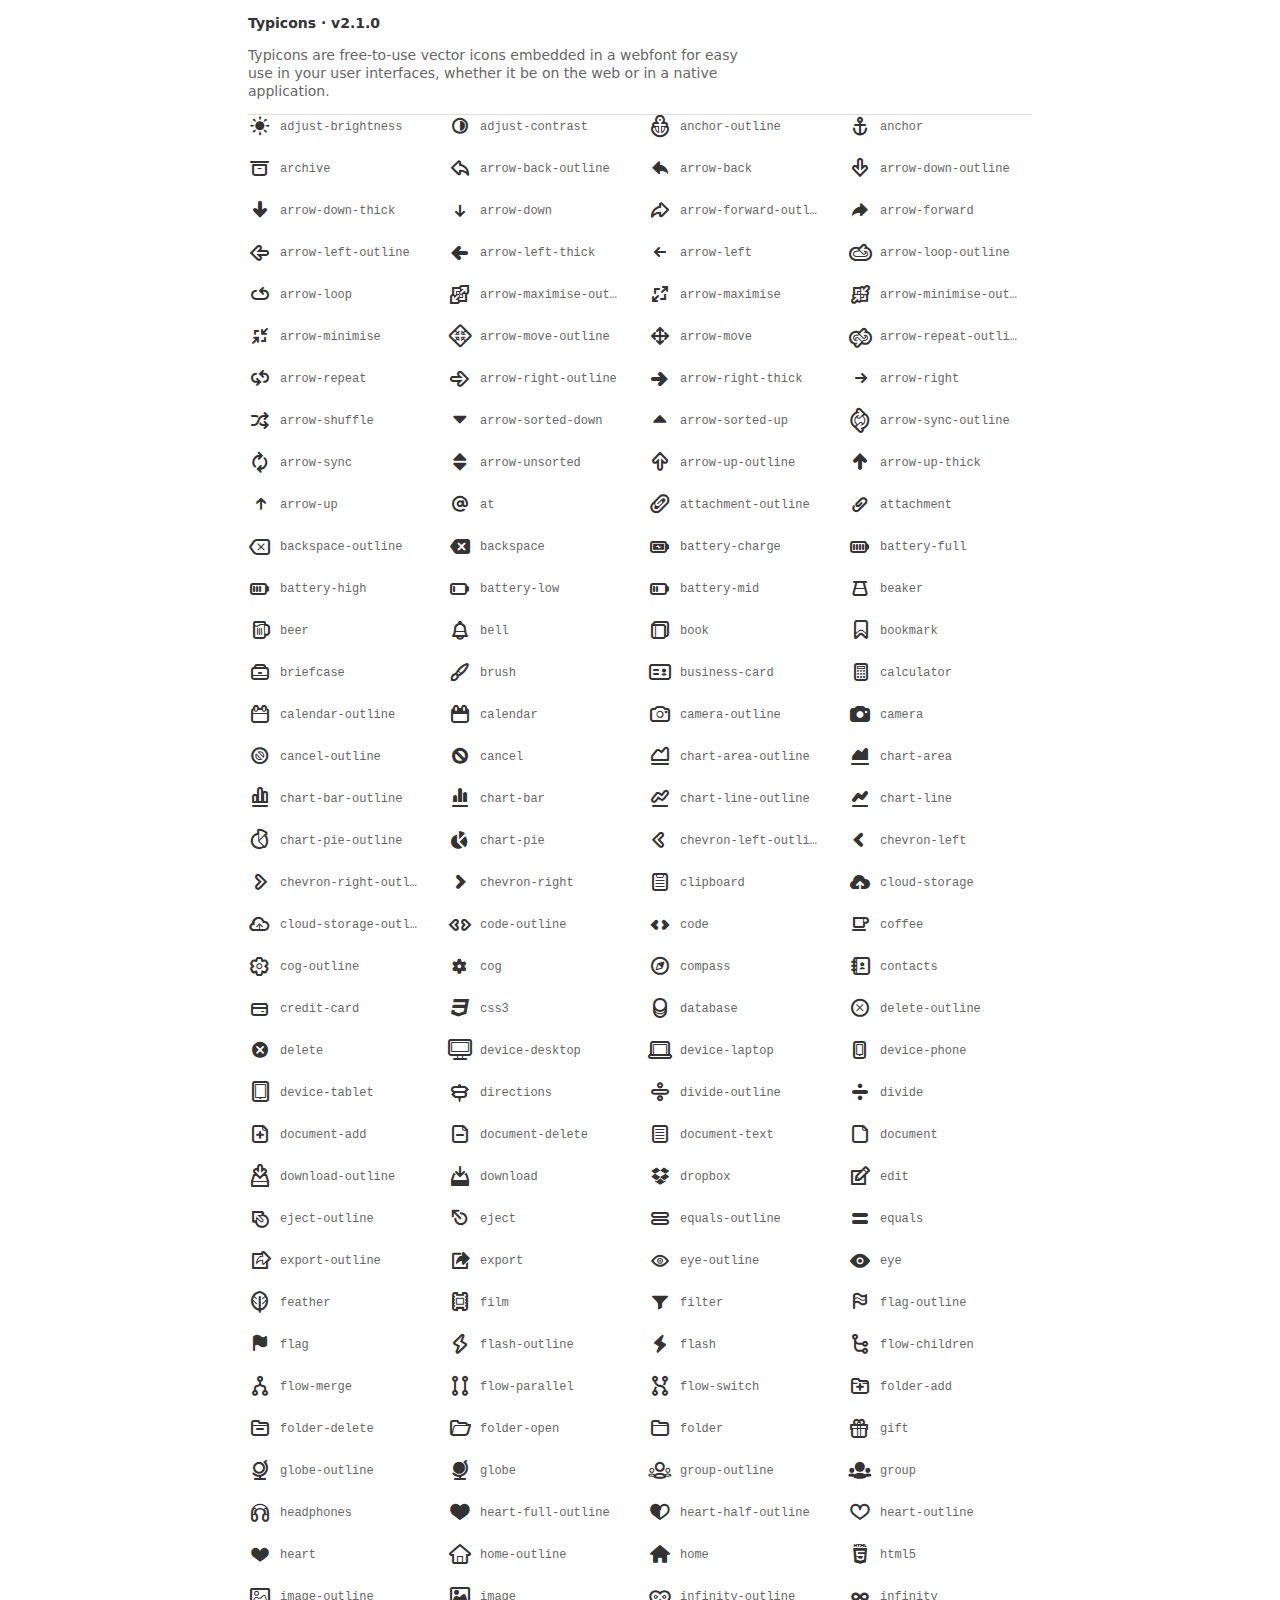
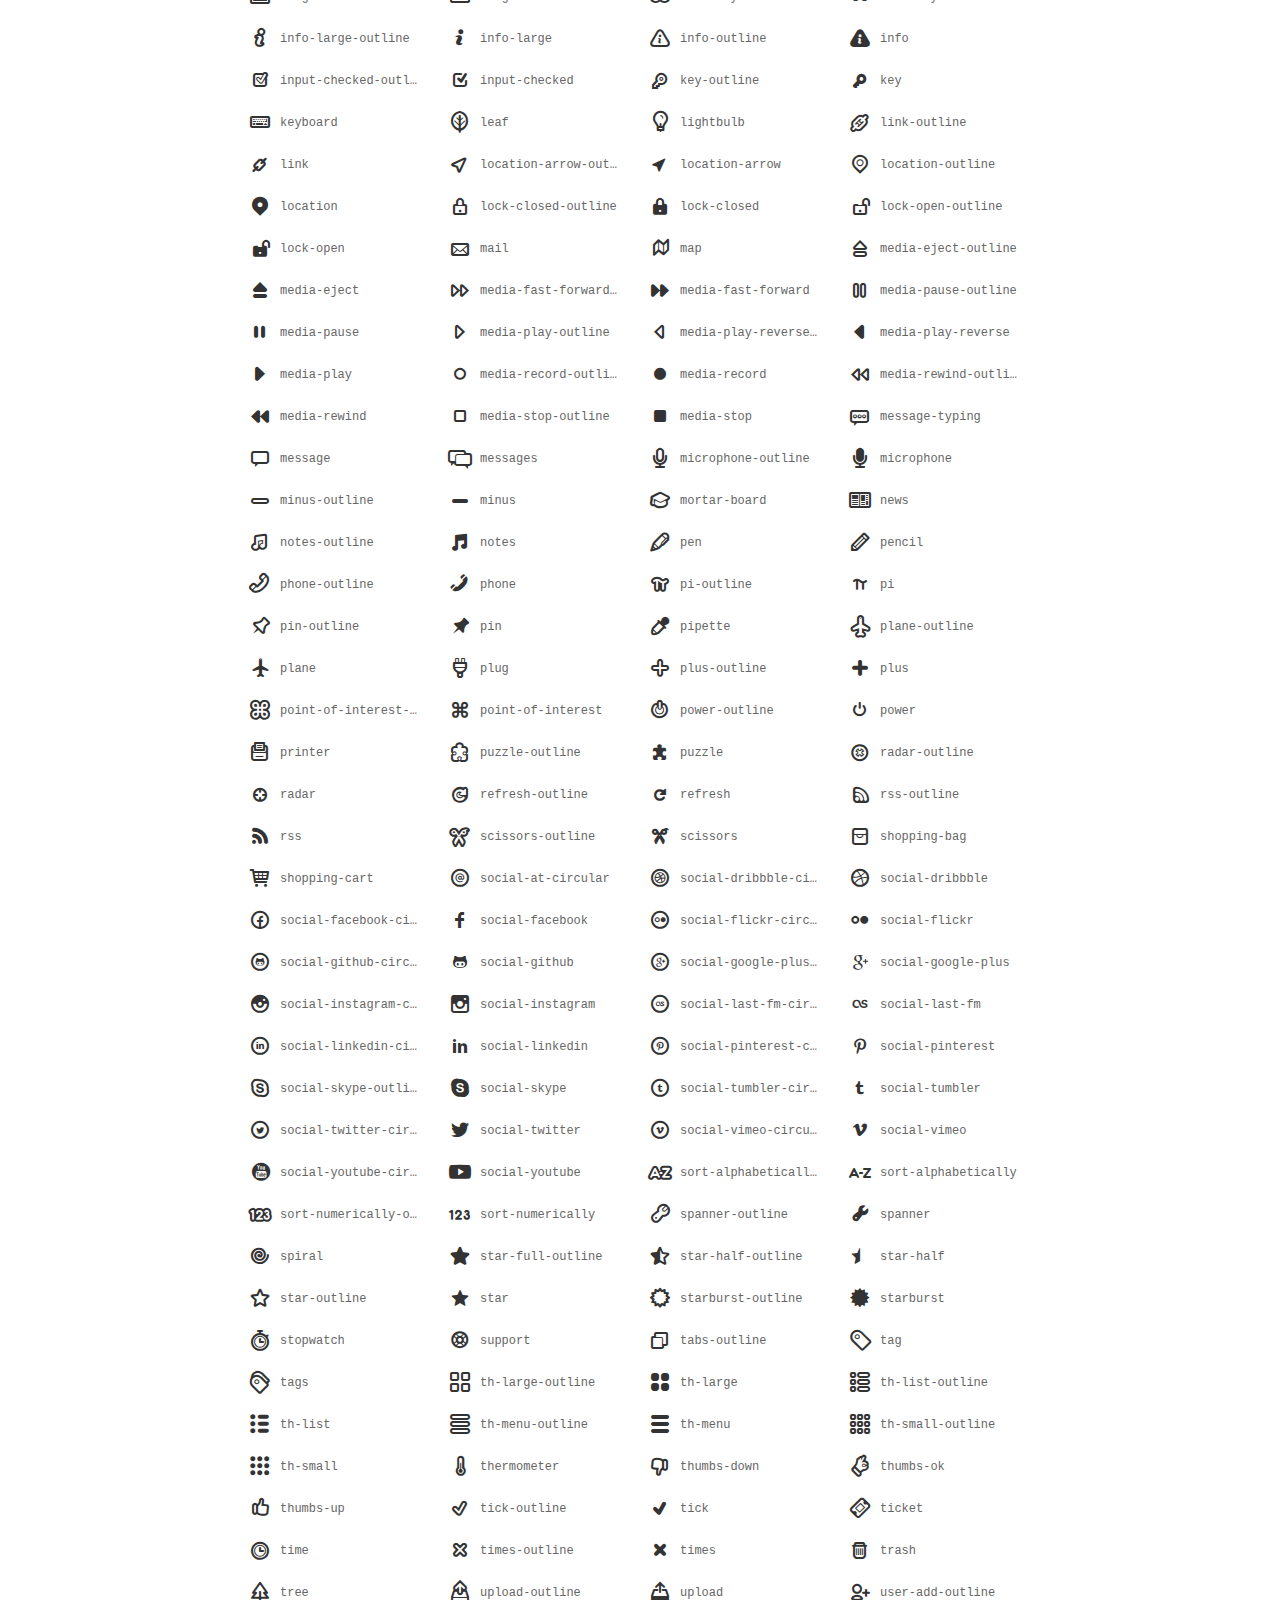
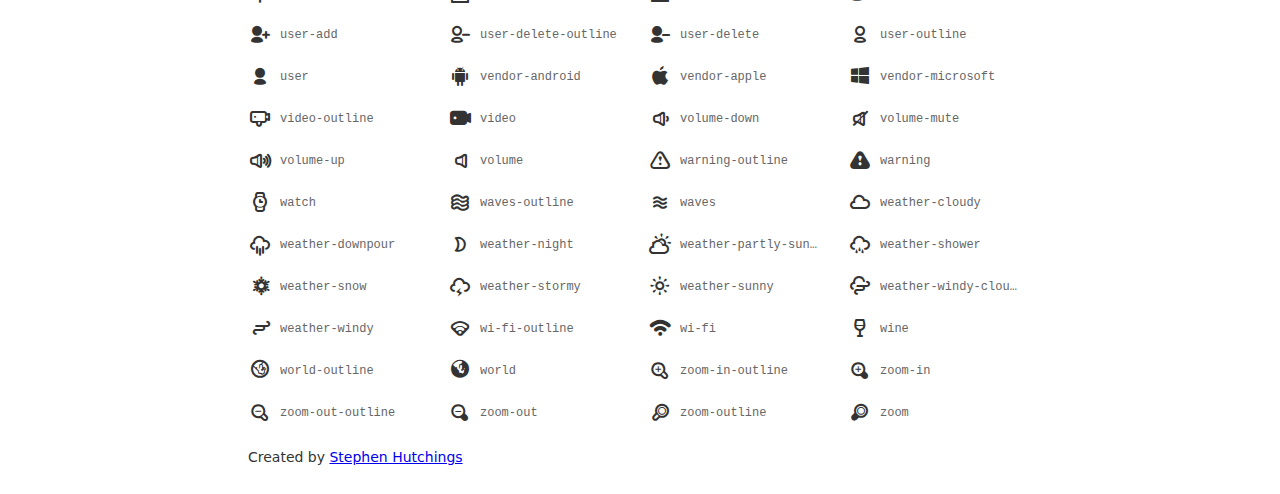
<file: admin/vendors/typicons/demo.html>
<!DOCTYPE html>
<html lang="en">
<head>
  <meta charset="UTF-8">
  <title>Typicons</title>

  <style>
    body {
      margin: 0;
      padding: 1em;
      font-family: system-ui, "Helvetica Neue", Helvetica, Arial, sans-serif;
      font-size: 14px;
      line-height: 18px;
      color: #333;
      background-color: #fff;
    }

    header {
      position: fixed;
      left: 1em;
      right: 1em;
      top: 0;
      background: #fff;
      z-index: 1;
    }

    header .container {
      border-bottom: 1px solid #ddd;
    }

    header h1 {
      font: inherit;
      font-weight: bold;
      margin-top: 1em;
    }

    header p {
      color: #666;
      max-width: 500px;
    }

    .container {
      max-width: 784px;
      margin: auto;
      position: relative;
    }

    #icons {
      font-size: 24px;
      display: flex;
      margin: 92px -8px 0;
      flex-flow: row wrap;
    }

    .icon {
      width: 200px;
      max-width: 50%;
      box-sizing: border-box;
      display: flex;
      padding: 8px;
    }

    .label {
      display: inline-block;
      width: 100%;
      box-sizing: border-box;
      padding: 4px 8px;
      font-size: 12px;
      font-family: Monaco, monospace;
      white-space: nowrap;
      overflow: hidden;
      text-overflow: ellipsis;
      border-radius: 1px;
      color: #666;
    }

    @media (max-width: 512px) {
      #icons {
        margin-top: 112px;
      }
    }
    @charset "UTF-8";

@font-face {
  font-family: "typicons";
  src: url("typicons.eot?d8dd0dcd722b6c1a92302669f7f132b5?#iefix") format("embedded-opentype"),
url("typicons.woff2?d8dd0dcd722b6c1a92302669f7f132b5") format("woff2"),
url("typicons.woff?d8dd0dcd722b6c1a92302669f7f132b5") format("woff"),
url("typicons.ttf?d8dd0dcd722b6c1a92302669f7f132b5") format("truetype"),
url("typicons.svg?d8dd0dcd722b6c1a92302669f7f132b5#typicons") format("svg");
}

.typcn:before {
  font-family: typicons !important;
  font-style: normal;
  font-weight: normal !important;
  font-variant: normal;
  text-transform: none;
  line-height: 1;
  -webkit-font-smoothing: antialiased;
  -moz-osx-font-smoothing: grayscale;
}

.typcn-lg {
  font-size: 1.33333333em;
  line-height: 0.75em;
  vertical-align: -15%;
}
.typcn-2x {
  font-size: 2em;
}
.typcn-3x {
  font-size: 3em;
}
.typcn-4x {
  font-size: 4em;
}
.typcn-5x {
  font-size: 5em;
}

.typcn-adjust-brightness:before {
  content: "\e000";
}
.typcn-adjust-contrast:before {
  content: "\e001";
}
.typcn-anchor-outline:before {
  content: "\e002";
}
.typcn-anchor:before {
  content: "\e003";
}
.typcn-archive:before {
  content: "\e004";
}
.typcn-arrow-back-outline:before {
  content: "\e005";
}
.typcn-arrow-back:before {
  content: "\e006";
}
.typcn-arrow-down-outline:before {
  content: "\e007";
}
.typcn-arrow-down-thick:before {
  content: "\e008";
}
.typcn-arrow-down:before {
  content: "\e009";
}
.typcn-arrow-forward-outline:before {
  content: "\e00a";
}
.typcn-arrow-forward:before {
  content: "\e00b";
}
.typcn-arrow-left-outline:before {
  content: "\e00c";
}
.typcn-arrow-left-thick:before {
  content: "\e00d";
}
.typcn-arrow-left:before {
  content: "\e00e";
}
.typcn-arrow-loop-outline:before {
  content: "\e00f";
}
.typcn-arrow-loop:before {
  content: "\e010";
}
.typcn-arrow-maximise-outline:before {
  content: "\e011";
}
.typcn-arrow-maximise:before {
  content: "\e012";
}
.typcn-arrow-minimise-outline:before {
  content: "\e013";
}
.typcn-arrow-minimise:before {
  content: "\e014";
}
.typcn-arrow-move-outline:before {
  content: "\e015";
}
.typcn-arrow-move:before {
  content: "\e016";
}
.typcn-arrow-repeat-outline:before {
  content: "\e017";
}
.typcn-arrow-repeat:before {
  content: "\e018";
}
.typcn-arrow-right-outline:before {
  content: "\e019";
}
.typcn-arrow-right-thick:before {
  content: "\e01a";
}
.typcn-arrow-right:before {
  content: "\e01b";
}
.typcn-arrow-shuffle:before {
  content: "\e01c";
}
.typcn-arrow-sorted-down:before {
  content: "\e01d";
}
.typcn-arrow-sorted-up:before {
  content: "\e01e";
}
.typcn-arrow-sync-outline:before {
  content: "\e01f";
}
.typcn-arrow-sync:before {
  content: "\e020";
}
.typcn-arrow-unsorted:before {
  content: "\e021";
}
.typcn-arrow-up-outline:before {
  content: "\e022";
}
.typcn-arrow-up-thick:before {
  content: "\e023";
}
.typcn-arrow-up:before {
  content: "\e024";
}
.typcn-at:before {
  content: "\e025";
}
.typcn-attachment-outline:before {
  content: "\e026";
}
.typcn-attachment:before {
  content: "\e027";
}
.typcn-backspace-outline:before {
  content: "\e028";
}
.typcn-backspace:before {
  content: "\e029";
}
.typcn-battery-charge:before {
  content: "\e02a";
}
.typcn-battery-full:before {
  content: "\e02b";
}
.typcn-battery-high:before {
  content: "\e02c";
}
.typcn-battery-low:before {
  content: "\e02d";
}
.typcn-battery-mid:before {
  content: "\e02e";
}
.typcn-beaker:before {
  content: "\e02f";
}
.typcn-beer:before {
  content: "\e030";
}
.typcn-bell:before {
  content: "\e031";
}
.typcn-book:before {
  content: "\e032";
}
.typcn-bookmark:before {
  content: "\e033";
}
.typcn-briefcase:before {
  content: "\e034";
}
.typcn-brush:before {
  content: "\e035";
}
.typcn-business-card:before {
  content: "\e036";
}
.typcn-calculator:before {
  content: "\e037";
}
.typcn-calendar-outline:before {
  content: "\e038";
}
.typcn-calendar:before {
  content: "\e039";
}
.typcn-camera-outline:before {
  content: "\e03a";
}
.typcn-camera:before {
  content: "\e03b";
}
.typcn-cancel-outline:before {
  content: "\e03c";
}
.typcn-cancel:before {
  content: "\e03d";
}
.typcn-chart-area-outline:before {
  content: "\e03e";
}
.typcn-chart-area:before {
  content: "\e03f";
}
.typcn-chart-bar-outline:before {
  content: "\e040";
}
.typcn-chart-bar:before {
  content: "\e041";
}
.typcn-chart-line-outline:before {
  content: "\e042";
}
.typcn-chart-line:before {
  content: "\e043";
}
.typcn-chart-pie-outline:before {
  content: "\e044";
}
.typcn-chart-pie:before {
  content: "\e045";
}
.typcn-chevron-left-outline:before {
  content: "\e046";
}
.typcn-chevron-left:before {
  content: "\e047";
}
.typcn-chevron-right-outline:before {
  content: "\e048";
}
.typcn-chevron-right:before {
  content: "\e049";
}
.typcn-clipboard:before {
  content: "\e04a";
}
.typcn-cloud-storage:before {
  content: "\e04b";
}
.typcn-cloud-storage-outline:before {
  content: "\e054";
}
.typcn-code-outline:before {
  content: "\e04c";
}
.typcn-code:before {
  content: "\e04d";
}
.typcn-coffee:before {
  content: "\e04e";
}
.typcn-cog-outline:before {
  content: "\e04f";
}
.typcn-cog:before {
  content: "\e050";
}
.typcn-compass:before {
  content: "\e051";
}
.typcn-contacts:before {
  content: "\e052";
}
.typcn-credit-card:before {
  content: "\e053";
}
.typcn-css3:before {
  content: "\e055";
}
.typcn-database:before {
  content: "\e056";
}
.typcn-delete-outline:before {
  content: "\e057";
}
.typcn-delete:before {
  content: "\e058";
}
.typcn-device-desktop:before {
  content: "\e059";
}
.typcn-device-laptop:before {
  content: "\e05a";
}
.typcn-device-phone:before {
  content: "\e05b";
}
.typcn-device-tablet:before {
  content: "\e05c";
}
.typcn-directions:before {
  content: "\e05d";
}
.typcn-divide-outline:before {
  content: "\e05e";
}
.typcn-divide:before {
  content: "\e05f";
}
.typcn-document-add:before {
  content: "\e060";
}
.typcn-document-delete:before {
  content: "\e061";
}
.typcn-document-text:before {
  content: "\e062";
}
.typcn-document:before {
  content: "\e063";
}
.typcn-download-outline:before {
  content: "\e064";
}
.typcn-download:before {
  content: "\e065";
}
.typcn-dropbox:before {
  content: "\e066";
}
.typcn-edit:before {
  content: "\e067";
}
.typcn-eject-outline:before {
  content: "\e068";
}
.typcn-eject:before {
  content: "\e069";
}
.typcn-equals-outline:before {
  content: "\e06a";
}
.typcn-equals:before {
  content: "\e06b";
}
.typcn-export-outline:before {
  content: "\e06c";
}
.typcn-export:before {
  content: "\e06d";
}
.typcn-eye-outline:before {
  content: "\e06e";
}
.typcn-eye:before {
  content: "\e06f";
}
.typcn-feather:before {
  content: "\e070";
}
.typcn-film:before {
  content: "\e071";
}
.typcn-filter:before {
  content: "\e072";
}
.typcn-flag-outline:before {
  content: "\e073";
}
.typcn-flag:before {
  content: "\e074";
}
.typcn-flash-outline:before {
  content: "\e075";
}
.typcn-flash:before {
  content: "\e076";
}
.typcn-flow-children:before {
  content: "\e077";
}
.typcn-flow-merge:before {
  content: "\e078";
}
.typcn-flow-parallel:before {
  content: "\e079";
}
.typcn-flow-switch:before {
  content: "\e07a";
}
.typcn-folder-add:before {
  content: "\e07b";
}
.typcn-folder-delete:before {
  content: "\e07c";
}
.typcn-folder-open:before {
  content: "\e07d";
}
.typcn-folder:before {
  content: "\e07e";
}
.typcn-gift:before {
  content: "\e07f";
}
.typcn-globe-outline:before {
  content: "\e080";
}
.typcn-globe:before {
  content: "\e081";
}
.typcn-group-outline:before {
  content: "\e082";
}
.typcn-group:before {
  content: "\e083";
}
.typcn-headphones:before {
  content: "\e084";
}
.typcn-heart-full-outline:before {
  content: "\e085";
}
.typcn-heart-half-outline:before {
  content: "\e086";
}
.typcn-heart-outline:before {
  content: "\e087";
}
.typcn-heart:before {
  content: "\e088";
}
.typcn-home-outline:before {
  content: "\e089";
}
.typcn-home:before {
  content: "\e08a";
}
.typcn-html5:before {
  content: "\e08b";
}
.typcn-image-outline:before {
  content: "\e08c";
}
.typcn-image:before {
  content: "\e08d";
}
.typcn-infinity-outline:before {
  content: "\e08e";
}
.typcn-infinity:before {
  content: "\e08f";
}
.typcn-info-large-outline:before {
  content: "\e090";
}
.typcn-info-large:before {
  content: "\e091";
}
.typcn-info-outline:before {
  content: "\e092";
}
.typcn-info:before {
  content: "\e093";
}
.typcn-input-checked-outline:before {
  content: "\e094";
}
.typcn-input-checked:before {
  content: "\e095";
}
.typcn-key-outline:before {
  content: "\e096";
}
.typcn-key:before {
  content: "\e097";
}
.typcn-keyboard:before {
  content: "\e098";
}
.typcn-leaf:before {
  content: "\e099";
}
.typcn-lightbulb:before {
  content: "\e09a";
}
.typcn-link-outline:before {
  content: "\e09b";
}
.typcn-link:before {
  content: "\e09c";
}
.typcn-location-arrow-outline:before {
  content: "\e09d";
}
.typcn-location-arrow:before {
  content: "\e09e";
}
.typcn-location-outline:before {
  content: "\e09f";
}
.typcn-location:before {
  content: "\e0a0";
}
.typcn-lock-closed-outline:before {
  content: "\e0a1";
}
.typcn-lock-closed:before {
  content: "\e0a2";
}
.typcn-lock-open-outline:before {
  content: "\e0a3";
}
.typcn-lock-open:before {
  content: "\e0a4";
}
.typcn-mail:before {
  content: "\e0a5";
}
.typcn-map:before {
  content: "\e0a6";
}
.typcn-media-eject-outline:before {
  content: "\e0a7";
}
.typcn-media-eject:before {
  content: "\e0a8";
}
.typcn-media-fast-forward-outline:before {
  content: "\e0a9";
}
.typcn-media-fast-forward:before {
  content: "\e0aa";
}
.typcn-media-pause-outline:before {
  content: "\e0ab";
}
.typcn-media-pause:before {
  content: "\e0ac";
}
.typcn-media-play-outline:before {
  content: "\e0ad";
}
.typcn-media-play-reverse-outline:before {
  content: "\e0ae";
}
.typcn-media-play-reverse:before {
  content: "\e0af";
}
.typcn-media-play:before {
  content: "\e0b0";
}
.typcn-media-record-outline:before {
  content: "\e0b1";
}
.typcn-media-record:before {
  content: "\e0b2";
}
.typcn-media-rewind-outline:before {
  content: "\e0b3";
}
.typcn-media-rewind:before {
  content: "\e0b4";
}
.typcn-media-stop-outline:before {
  content: "\e0b5";
}
.typcn-media-stop:before {
  content: "\e0b6";
}
.typcn-message-typing:before {
  content: "\e0b7";
}
.typcn-message:before {
  content: "\e0b8";
}
.typcn-messages:before {
  content: "\e0b9";
}
.typcn-microphone-outline:before {
  content: "\e0ba";
}
.typcn-microphone:before {
  content: "\e0bb";
}
.typcn-minus-outline:before {
  content: "\e0bc";
}
.typcn-minus:before {
  content: "\e0bd";
}
.typcn-mortar-board:before {
  content: "\e0be";
}
.typcn-news:before {
  content: "\e0bf";
}
.typcn-notes-outline:before {
  content: "\e0c0";
}
.typcn-notes:before {
  content: "\e0c1";
}
.typcn-pen:before {
  content: "\e0c2";
}
.typcn-pencil:before {
  content: "\e0c3";
}
.typcn-phone-outline:before {
  content: "\e0c4";
}
.typcn-phone:before {
  content: "\e0c5";
}
.typcn-pi-outline:before {
  content: "\e0c6";
}
.typcn-pi:before {
  content: "\e0c7";
}
.typcn-pin-outline:before {
  content: "\e0c8";
}
.typcn-pin:before {
  content: "\e0c9";
}
.typcn-pipette:before {
  content: "\e0ca";
}
.typcn-plane-outline:before {
  content: "\e0cb";
}
.typcn-plane:before {
  content: "\e0cc";
}
.typcn-plug:before {
  content: "\e0cd";
}
.typcn-plus-outline:before {
  content: "\e0ce";
}
.typcn-plus:before {
  content: "\e0cf";
}
.typcn-point-of-interest-outline:before {
  content: "\e0d0";
}
.typcn-point-of-interest:before {
  content: "\e0d1";
}
.typcn-power-outline:before {
  content: "\e0d2";
}
.typcn-power:before {
  content: "\e0d3";
}
.typcn-printer:before {
  content: "\e0d4";
}
.typcn-puzzle-outline:before {
  content: "\e0d5";
}
.typcn-puzzle:before {
  content: "\e0d6";
}
.typcn-radar-outline:before {
  content: "\e0d7";
}
.typcn-radar:before {
  content: "\e0d8";
}
.typcn-refresh-outline:before {
  content: "\e0d9";
}
.typcn-refresh:before {
  content: "\e0da";
}
.typcn-rss-outline:before {
  content: "\e0db";
}
.typcn-rss:before {
  content: "\e0dc";
}
.typcn-scissors-outline:before {
  content: "\e0dd";
}
.typcn-scissors:before {
  content: "\e0de";
}
.typcn-shopping-bag:before {
  content: "\e0df";
}
.typcn-shopping-cart:before {
  content: "\e0e0";
}
.typcn-social-at-circular:before {
  content: "\e0e1";
}
.typcn-social-dribbble-circular:before {
  content: "\e0e2";
}
.typcn-social-dribbble:before {
  content: "\e0e3";
}
.typcn-social-facebook-circular:before {
  content: "\e0e4";
}
.typcn-social-facebook:before {
  content: "\e0e5";
}
.typcn-social-flickr-circular:before {
  content: "\e0e6";
}
.typcn-social-flickr:before {
  content: "\e0e7";
}
.typcn-social-github-circular:before {
  content: "\e0e8";
}
.typcn-social-github:before {
  content: "\e0e9";
}
.typcn-social-google-plus-circular:before {
  content: "\e0ea";
}
.typcn-social-google-plus:before {
  content: "\e0eb";
}
.typcn-social-instagram-circular:before {
  content: "\e0ec";
}
.typcn-social-instagram:before {
  content: "\e0ed";
}
.typcn-social-last-fm-circular:before {
  content: "\e0ee";
}
.typcn-social-last-fm:before {
  content: "\e0ef";
}
.typcn-social-linkedin-circular:before {
  content: "\e0f0";
}
.typcn-social-linkedin:before {
  content: "\e0f1";
}
.typcn-social-pinterest-circular:before {
  content: "\e0f2";
}
.typcn-social-pinterest:before {
  content: "\e0f3";
}
.typcn-social-skype-outline:before {
  content: "\e0f4";
}
.typcn-social-skype:before {
  content: "\e0f5";
}
.typcn-social-tumbler-circular:before {
  content: "\e0f6";
}
.typcn-social-tumbler:before {
  content: "\e0f7";
}
.typcn-social-twitter-circular:before {
  content: "\e0f8";
}
.typcn-social-twitter:before {
  content: "\e0f9";
}
.typcn-social-vimeo-circular:before {
  content: "\e0fa";
}
.typcn-social-vimeo:before {
  content: "\e0fb";
}
.typcn-social-youtube-circular:before {
  content: "\e0fc";
}
.typcn-social-youtube:before {
  content: "\e0fd";
}
.typcn-sort-alphabetically-outline:before {
  content: "\e0fe";
}
.typcn-sort-alphabetically:before {
  content: "\e0ff";
}
.typcn-sort-numerically-outline:before {
  content: "\e100";
}
.typcn-sort-numerically:before {
  content: "\e101";
}
.typcn-spanner-outline:before {
  content: "\e102";
}
.typcn-spanner:before {
  content: "\e103";
}
.typcn-spiral:before {
  content: "\e104";
}
.typcn-star-full-outline:before {
  content: "\e105";
}
.typcn-star-half-outline:before {
  content: "\e106";
}
.typcn-star-half:before {
  content: "\e107";
}
.typcn-star-outline:before {
  content: "\e108";
}
.typcn-star:before {
  content: "\e109";
}
.typcn-starburst-outline:before {
  content: "\e10a";
}
.typcn-starburst:before {
  content: "\e10b";
}
.typcn-stopwatch:before {
  content: "\e10c";
}
.typcn-support:before {
  content: "\e10d";
}
.typcn-tabs-outline:before {
  content: "\e10e";
}
.typcn-tag:before {
  content: "\e10f";
}
.typcn-tags:before {
  content: "\e110";
}
.typcn-th-large-outline:before {
  content: "\e111";
}
.typcn-th-large:before {
  content: "\e112";
}
.typcn-th-list-outline:before {
  content: "\e113";
}
.typcn-th-list:before {
  content: "\e114";
}
.typcn-th-menu-outline:before {
  content: "\e115";
}
.typcn-th-menu:before {
  content: "\e116";
}
.typcn-th-small-outline:before {
  content: "\e117";
}
.typcn-th-small:before {
  content: "\e118";
}
.typcn-thermometer:before {
  content: "\e119";
}
.typcn-thumbs-down:before {
  content: "\e11a";
}
.typcn-thumbs-ok:before {
  content: "\e11b";
}
.typcn-thumbs-up:before {
  content: "\e11c";
}
.typcn-tick-outline:before {
  content: "\e11d";
}
.typcn-tick:before {
  content: "\e11e";
}
.typcn-ticket:before {
  content: "\e11f";
}
.typcn-time:before {
  content: "\e120";
}
.typcn-times-outline:before {
  content: "\e121";
}
.typcn-times:before {
  content: "\e122";
}
.typcn-trash:before {
  content: "\e123";
}
.typcn-tree:before {
  content: "\e124";
}
.typcn-upload-outline:before {
  content: "\e125";
}
.typcn-upload:before {
  content: "\e126";
}
.typcn-user-add-outline:before {
  content: "\e127";
}
.typcn-user-add:before {
  content: "\e128";
}
.typcn-user-delete-outline:before {
  content: "\e129";
}
.typcn-user-delete:before {
  content: "\e12a";
}
.typcn-user-outline:before {
  content: "\e12b";
}
.typcn-user:before {
  content: "\e12c";
}
.typcn-vendor-android:before {
  content: "\e12d";
}
.typcn-vendor-apple:before {
  content: "\e12e";
}
.typcn-vendor-microsoft:before {
  content: "\e12f";
}
.typcn-video-outline:before {
  content: "\e130";
}
.typcn-video:before {
  content: "\e131";
}
.typcn-volume-down:before {
  content: "\e132";
}
.typcn-volume-mute:before {
  content: "\e133";
}
.typcn-volume-up:before {
  content: "\e134";
}
.typcn-volume:before {
  content: "\e135";
}
.typcn-warning-outline:before {
  content: "\e136";
}
.typcn-warning:before {
  content: "\e137";
}
.typcn-watch:before {
  content: "\e138";
}
.typcn-waves-outline:before {
  content: "\e139";
}
.typcn-waves:before {
  content: "\e13a";
}
.typcn-weather-cloudy:before {
  content: "\e13b";
}
.typcn-weather-downpour:before {
  content: "\e13c";
}
.typcn-weather-night:before {
  content: "\e13d";
}
.typcn-weather-partly-sunny:before {
  content: "\e13e";
}
.typcn-weather-shower:before {
  content: "\e13f";
}
.typcn-weather-snow:before {
  content: "\e140";
}
.typcn-weather-stormy:before {
  content: "\e141";
}
.typcn-weather-sunny:before {
  content: "\e142";
}
.typcn-weather-windy-cloudy:before {
  content: "\e143";
}
.typcn-weather-windy:before {
  content: "\e144";
}
.typcn-wi-fi-outline:before {
  content: "\e145";
}
.typcn-wi-fi:before {
  content: "\e146";
}
.typcn-wine:before {
  content: "\e147";
}
.typcn-world-outline:before {
  content: "\e148";
}
.typcn-world:before {
  content: "\e149";
}
.typcn-zoom-in-outline:before {
  content: "\e14a";
}
.typcn-zoom-in:before {
  content: "\e14b";
}
.typcn-zoom-out-outline:before {
  content: "\e14c";
}
.typcn-zoom-out:before {
  content: "\e14d";
}
.typcn-zoom-outline:before {
  content: "\e14e";
}
.typcn-zoom:before {
  content: "\e14f";
}

  </style>
</head>

<body>
  <header>
    <div class="container">
      <h1>Typicons &middot; v2.1.0</h1>
      <p>Typicons are free-to-use vector icons embedded in a webfont for easy use in your user interfaces, whether it be on the web or in a native application.</p>
    </div>
  </header>

  <div class="container">
    <div id="icons">
      <div class="icon">
        <span class="typcn typcn-adjust-brightness"></span>
        <span class='label'>adjust-brightness</span>
      </div>
      <div class="icon">
        <span class="typcn typcn-adjust-contrast"></span>
        <span class='label'>adjust-contrast</span>
      </div>
      <div class="icon">
        <span class="typcn typcn-anchor-outline"></span>
        <span class='label'>anchor-outline</span>
      </div>
      <div class="icon">
        <span class="typcn typcn-anchor"></span>
        <span class='label'>anchor</span>
      </div>
      <div class="icon">
        <span class="typcn typcn-archive"></span>
        <span class='label'>archive</span>
      </div>
      <div class="icon">
        <span class="typcn typcn-arrow-back-outline"></span>
        <span class='label'>arrow-back-outline</span>
      </div>
      <div class="icon">
        <span class="typcn typcn-arrow-back"></span>
        <span class='label'>arrow-back</span>
      </div>
      <div class="icon">
        <span class="typcn typcn-arrow-down-outline"></span>
        <span class='label'>arrow-down-outline</span>
      </div>
      <div class="icon">
        <span class="typcn typcn-arrow-down-thick"></span>
        <span class='label'>arrow-down-thick</span>
      </div>
      <div class="icon">
        <span class="typcn typcn-arrow-down"></span>
        <span class='label'>arrow-down</span>
      </div>
      <div class="icon">
        <span class="typcn typcn-arrow-forward-outline"></span>
        <span class='label'>arrow-forward-outline</span>
      </div>
      <div class="icon">
        <span class="typcn typcn-arrow-forward"></span>
        <span class='label'>arrow-forward</span>
      </div>
      <div class="icon">
        <span class="typcn typcn-arrow-left-outline"></span>
        <span class='label'>arrow-left-outline</span>
      </div>
      <div class="icon">
        <span class="typcn typcn-arrow-left-thick"></span>
        <span class='label'>arrow-left-thick</span>
      </div>
      <div class="icon">
        <span class="typcn typcn-arrow-left"></span>
        <span class='label'>arrow-left</span>
      </div>
      <div class="icon">
        <span class="typcn typcn-arrow-loop-outline"></span>
        <span class='label'>arrow-loop-outline</span>
      </div>
      <div class="icon">
        <span class="typcn typcn-arrow-loop"></span>
        <span class='label'>arrow-loop</span>
      </div>
      <div class="icon">
        <span class="typcn typcn-arrow-maximise-outline"></span>
        <span class='label'>arrow-maximise-outline</span>
      </div>
      <div class="icon">
        <span class="typcn typcn-arrow-maximise"></span>
        <span class='label'>arrow-maximise</span>
      </div>
      <div class="icon">
        <span class="typcn typcn-arrow-minimise-outline"></span>
        <span class='label'>arrow-minimise-outline</span>
      </div>
      <div class="icon">
        <span class="typcn typcn-arrow-minimise"></span>
        <span class='label'>arrow-minimise</span>
      </div>
      <div class="icon">
        <span class="typcn typcn-arrow-move-outline"></span>
        <span class='label'>arrow-move-outline</span>
      </div>
      <div class="icon">
        <span class="typcn typcn-arrow-move"></span>
        <span class='label'>arrow-move</span>
      </div>
      <div class="icon">
        <span class="typcn typcn-arrow-repeat-outline"></span>
        <span class='label'>arrow-repeat-outline</span>
      </div>
      <div class="icon">
        <span class="typcn typcn-arrow-repeat"></span>
        <span class='label'>arrow-repeat</span>
      </div>
      <div class="icon">
        <span class="typcn typcn-arrow-right-outline"></span>
        <span class='label'>arrow-right-outline</span>
      </div>
      <div class="icon">
        <span class="typcn typcn-arrow-right-thick"></span>
        <span class='label'>arrow-right-thick</span>
      </div>
      <div class="icon">
        <span class="typcn typcn-arrow-right"></span>
        <span class='label'>arrow-right</span>
      </div>
      <div class="icon">
        <span class="typcn typcn-arrow-shuffle"></span>
        <span class='label'>arrow-shuffle</span>
      </div>
      <div class="icon">
        <span class="typcn typcn-arrow-sorted-down"></span>
        <span class='label'>arrow-sorted-down</span>
      </div>
      <div class="icon">
        <span class="typcn typcn-arrow-sorted-up"></span>
        <span class='label'>arrow-sorted-up</span>
      </div>
      <div class="icon">
        <span class="typcn typcn-arrow-sync-outline"></span>
        <span class='label'>arrow-sync-outline</span>
      </div>
      <div class="icon">
        <span class="typcn typcn-arrow-sync"></span>
        <span class='label'>arrow-sync</span>
      </div>
      <div class="icon">
        <span class="typcn typcn-arrow-unsorted"></span>
        <span class='label'>arrow-unsorted</span>
      </div>
      <div class="icon">
        <span class="typcn typcn-arrow-up-outline"></span>
        <span class='label'>arrow-up-outline</span>
      </div>
      <div class="icon">
        <span class="typcn typcn-arrow-up-thick"></span>
        <span class='label'>arrow-up-thick</span>
      </div>
      <div class="icon">
        <span class="typcn typcn-arrow-up"></span>
        <span class='label'>arrow-up</span>
      </div>
      <div class="icon">
        <span class="typcn typcn-at"></span>
        <span class='label'>at</span>
      </div>
      <div class="icon">
        <span class="typcn typcn-attachment-outline"></span>
        <span class='label'>attachment-outline</span>
      </div>
      <div class="icon">
        <span class="typcn typcn-attachment"></span>
        <span class='label'>attachment</span>
      </div>
      <div class="icon">
        <span class="typcn typcn-backspace-outline"></span>
        <span class='label'>backspace-outline</span>
      </div>
      <div class="icon">
        <span class="typcn typcn-backspace"></span>
        <span class='label'>backspace</span>
      </div>
      <div class="icon">
        <span class="typcn typcn-battery-charge"></span>
        <span class='label'>battery-charge</span>
      </div>
      <div class="icon">
        <span class="typcn typcn-battery-full"></span>
        <span class='label'>battery-full</span>
      </div>
      <div class="icon">
        <span class="typcn typcn-battery-high"></span>
        <span class='label'>battery-high</span>
      </div>
      <div class="icon">
        <span class="typcn typcn-battery-low"></span>
        <span class='label'>battery-low</span>
      </div>
      <div class="icon">
        <span class="typcn typcn-battery-mid"></span>
        <span class='label'>battery-mid</span>
      </div>
      <div class="icon">
        <span class="typcn typcn-beaker"></span>
        <span class='label'>beaker</span>
      </div>
      <div class="icon">
        <span class="typcn typcn-beer"></span>
        <span class='label'>beer</span>
      </div>
      <div class="icon">
        <span class="typcn typcn-bell"></span>
        <span class='label'>bell</span>
      </div>
      <div class="icon">
        <span class="typcn typcn-book"></span>
        <span class='label'>book</span>
      </div>
      <div class="icon">
        <span class="typcn typcn-bookmark"></span>
        <span class='label'>bookmark</span>
      </div>
      <div class="icon">
        <span class="typcn typcn-briefcase"></span>
        <span class='label'>briefcase</span>
      </div>
      <div class="icon">
        <span class="typcn typcn-brush"></span>
        <span class='label'>brush</span>
      </div>
      <div class="icon">
        <span class="typcn typcn-business-card"></span>
        <span class='label'>business-card</span>
      </div>
      <div class="icon">
        <span class="typcn typcn-calculator"></span>
        <span class='label'>calculator</span>
      </div>
      <div class="icon">
        <span class="typcn typcn-calendar-outline"></span>
        <span class='label'>calendar-outline</span>
      </div>
      <div class="icon">
        <span class="typcn typcn-calendar"></span>
        <span class='label'>calendar</span>
      </div>
      <div class="icon">
        <span class="typcn typcn-camera-outline"></span>
        <span class='label'>camera-outline</span>
      </div>
      <div class="icon">
        <span class="typcn typcn-camera"></span>
        <span class='label'>camera</span>
      </div>
      <div class="icon">
        <span class="typcn typcn-cancel-outline"></span>
        <span class='label'>cancel-outline</span>
      </div>
      <div class="icon">
        <span class="typcn typcn-cancel"></span>
        <span class='label'>cancel</span>
      </div>
      <div class="icon">
        <span class="typcn typcn-chart-area-outline"></span>
        <span class='label'>chart-area-outline</span>
      </div>
      <div class="icon">
        <span class="typcn typcn-chart-area"></span>
        <span class='label'>chart-area</span>
      </div>
      <div class="icon">
        <span class="typcn typcn-chart-bar-outline"></span>
        <span class='label'>chart-bar-outline</span>
      </div>
      <div class="icon">
        <span class="typcn typcn-chart-bar"></span>
        <span class='label'>chart-bar</span>
      </div>
      <div class="icon">
        <span class="typcn typcn-chart-line-outline"></span>
        <span class='label'>chart-line-outline</span>
      </div>
      <div class="icon">
        <span class="typcn typcn-chart-line"></span>
        <span class='label'>chart-line</span>
      </div>
      <div class="icon">
        <span class="typcn typcn-chart-pie-outline"></span>
        <span class='label'>chart-pie-outline</span>
      </div>
      <div class="icon">
        <span class="typcn typcn-chart-pie"></span>
        <span class='label'>chart-pie</span>
      </div>
      <div class="icon">
        <span class="typcn typcn-chevron-left-outline"></span>
        <span class='label'>chevron-left-outline</span>
      </div>
      <div class="icon">
        <span class="typcn typcn-chevron-left"></span>
        <span class='label'>chevron-left</span>
      </div>
      <div class="icon">
        <span class="typcn typcn-chevron-right-outline"></span>
        <span class='label'>chevron-right-outline</span>
      </div>
      <div class="icon">
        <span class="typcn typcn-chevron-right"></span>
        <span class='label'>chevron-right</span>
      </div>
      <div class="icon">
        <span class="typcn typcn-clipboard"></span>
        <span class='label'>clipboard</span>
      </div>
      <div class="icon">
        <span class="typcn typcn-cloud-storage"></span>
        <span class='label'>cloud-storage</span>
      </div>
      <div class="icon">
        <span class="typcn typcn-cloud-storage-outline"></span>
        <span class='label'>cloud-storage-outline</span>
      </div>
      <div class="icon">
        <span class="typcn typcn-code-outline"></span>
        <span class='label'>code-outline</span>
      </div>
      <div class="icon">
        <span class="typcn typcn-code"></span>
        <span class='label'>code</span>
      </div>
      <div class="icon">
        <span class="typcn typcn-coffee"></span>
        <span class='label'>coffee</span>
      </div>
      <div class="icon">
        <span class="typcn typcn-cog-outline"></span>
        <span class='label'>cog-outline</span>
      </div>
      <div class="icon">
        <span class="typcn typcn-cog"></span>
        <span class='label'>cog</span>
      </div>
      <div class="icon">
        <span class="typcn typcn-compass"></span>
        <span class='label'>compass</span>
      </div>
      <div class="icon">
        <span class="typcn typcn-contacts"></span>
        <span class='label'>contacts</span>
      </div>
      <div class="icon">
        <span class="typcn typcn-credit-card"></span>
        <span class='label'>credit-card</span>
      </div>
      <div class="icon">
        <span class="typcn typcn-css3"></span>
        <span class='label'>css3</span>
      </div>
      <div class="icon">
        <span class="typcn typcn-database"></span>
        <span class='label'>database</span>
      </div>
      <div class="icon">
        <span class="typcn typcn-delete-outline"></span>
        <span class='label'>delete-outline</span>
      </div>
      <div class="icon">
        <span class="typcn typcn-delete"></span>
        <span class='label'>delete</span>
      </div>
      <div class="icon">
        <span class="typcn typcn-device-desktop"></span>
        <span class='label'>device-desktop</span>
      </div>
      <div class="icon">
        <span class="typcn typcn-device-laptop"></span>
        <span class='label'>device-laptop</span>
      </div>
      <div class="icon">
        <span class="typcn typcn-device-phone"></span>
        <span class='label'>device-phone</span>
      </div>
      <div class="icon">
        <span class="typcn typcn-device-tablet"></span>
        <span class='label'>device-tablet</span>
      </div>
      <div class="icon">
        <span class="typcn typcn-directions"></span>
        <span class='label'>directions</span>
      </div>
      <div class="icon">
        <span class="typcn typcn-divide-outline"></span>
        <span class='label'>divide-outline</span>
      </div>
      <div class="icon">
        <span class="typcn typcn-divide"></span>
        <span class='label'>divide</span>
      </div>
      <div class="icon">
        <span class="typcn typcn-document-add"></span>
        <span class='label'>document-add</span>
      </div>
      <div class="icon">
        <span class="typcn typcn-document-delete"></span>
        <span class='label'>document-delete</span>
      </div>
      <div class="icon">
        <span class="typcn typcn-document-text"></span>
        <span class='label'>document-text</span>
      </div>
      <div class="icon">
        <span class="typcn typcn-document"></span>
        <span class='label'>document</span>
      </div>
      <div class="icon">
        <span class="typcn typcn-download-outline"></span>
        <span class='label'>download-outline</span>
      </div>
      <div class="icon">
        <span class="typcn typcn-download"></span>
        <span class='label'>download</span>
      </div>
      <div class="icon">
        <span class="typcn typcn-dropbox"></span>
        <span class='label'>dropbox</span>
      </div>
      <div class="icon">
        <span class="typcn typcn-edit"></span>
        <span class='label'>edit</span>
      </div>
      <div class="icon">
        <span class="typcn typcn-eject-outline"></span>
        <span class='label'>eject-outline</span>
      </div>
      <div class="icon">
        <span class="typcn typcn-eject"></span>
        <span class='label'>eject</span>
      </div>
      <div class="icon">
        <span class="typcn typcn-equals-outline"></span>
        <span class='label'>equals-outline</span>
      </div>
      <div class="icon">
        <span class="typcn typcn-equals"></span>
        <span class='label'>equals</span>
      </div>
      <div class="icon">
        <span class="typcn typcn-export-outline"></span>
        <span class='label'>export-outline</span>
      </div>
      <div class="icon">
        <span class="typcn typcn-export"></span>
        <span class='label'>export</span>
      </div>
      <div class="icon">
        <span class="typcn typcn-eye-outline"></span>
        <span class='label'>eye-outline</span>
      </div>
      <div class="icon">
        <span class="typcn typcn-eye"></span>
        <span class='label'>eye</span>
      </div>
      <div class="icon">
        <span class="typcn typcn-feather"></span>
        <span class='label'>feather</span>
      </div>
      <div class="icon">
        <span class="typcn typcn-film"></span>
        <span class='label'>film</span>
      </div>
      <div class="icon">
        <span class="typcn typcn-filter"></span>
        <span class='label'>filter</span>
      </div>
      <div class="icon">
        <span class="typcn typcn-flag-outline"></span>
        <span class='label'>flag-outline</span>
      </div>
      <div class="icon">
        <span class="typcn typcn-flag"></span>
        <span class='label'>flag</span>
      </div>
      <div class="icon">
        <span class="typcn typcn-flash-outline"></span>
        <span class='label'>flash-outline</span>
      </div>
      <div class="icon">
        <span class="typcn typcn-flash"></span>
        <span class='label'>flash</span>
      </div>
      <div class="icon">
        <span class="typcn typcn-flow-children"></span>
        <span class='label'>flow-children</span>
      </div>
      <div class="icon">
        <span class="typcn typcn-flow-merge"></span>
        <span class='label'>flow-merge</span>
      </div>
      <div class="icon">
        <span class="typcn typcn-flow-parallel"></span>
        <span class='label'>flow-parallel</span>
      </div>
      <div class="icon">
        <span class="typcn typcn-flow-switch"></span>
        <span class='label'>flow-switch</span>
      </div>
      <div class="icon">
        <span class="typcn typcn-folder-add"></span>
        <span class='label'>folder-add</span>
      </div>
      <div class="icon">
        <span class="typcn typcn-folder-delete"></span>
        <span class='label'>folder-delete</span>
      </div>
      <div class="icon">
        <span class="typcn typcn-folder-open"></span>
        <span class='label'>folder-open</span>
      </div>
      <div class="icon">
        <span class="typcn typcn-folder"></span>
        <span class='label'>folder</span>
      </div>
      <div class="icon">
        <span class="typcn typcn-gift"></span>
        <span class='label'>gift</span>
      </div>
      <div class="icon">
        <span class="typcn typcn-globe-outline"></span>
        <span class='label'>globe-outline</span>
      </div>
      <div class="icon">
        <span class="typcn typcn-globe"></span>
        <span class='label'>globe</span>
      </div>
      <div class="icon">
        <span class="typcn typcn-group-outline"></span>
        <span class='label'>group-outline</span>
      </div>
      <div class="icon">
        <span class="typcn typcn-group"></span>
        <span class='label'>group</span>
      </div>
      <div class="icon">
        <span class="typcn typcn-headphones"></span>
        <span class='label'>headphones</span>
      </div>
      <div class="icon">
        <span class="typcn typcn-heart-full-outline"></span>
        <span class='label'>heart-full-outline</span>
      </div>
      <div class="icon">
        <span class="typcn typcn-heart-half-outline"></span>
        <span class='label'>heart-half-outline</span>
      </div>
      <div class="icon">
        <span class="typcn typcn-heart-outline"></span>
        <span class='label'>heart-outline</span>
      </div>
      <div class="icon">
        <span class="typcn typcn-heart"></span>
        <span class='label'>heart</span>
      </div>
      <div class="icon">
        <span class="typcn typcn-home-outline"></span>
        <span class='label'>home-outline</span>
      </div>
      <div class="icon">
        <span class="typcn typcn-home"></span>
        <span class='label'>home</span>
      </div>
      <div class="icon">
        <span class="typcn typcn-html5"></span>
        <span class='label'>html5</span>
      </div>
      <div class="icon">
        <span class="typcn typcn-image-outline"></span>
        <span class='label'>image-outline</span>
      </div>
      <div class="icon">
        <span class="typcn typcn-image"></span>
        <span class='label'>image</span>
      </div>
      <div class="icon">
        <span class="typcn typcn-infinity-outline"></span>
        <span class='label'>infinity-outline</span>
      </div>
      <div class="icon">
        <span class="typcn typcn-infinity"></span>
        <span class='label'>infinity</span>
      </div>
      <div class="icon">
        <span class="typcn typcn-info-large-outline"></span>
        <span class='label'>info-large-outline</span>
      </div>
      <div class="icon">
        <span class="typcn typcn-info-large"></span>
        <span class='label'>info-large</span>
      </div>
      <div class="icon">
        <span class="typcn typcn-info-outline"></span>
        <span class='label'>info-outline</span>
      </div>
      <div class="icon">
        <span class="typcn typcn-info"></span>
        <span class='label'>info</span>
      </div>
      <div class="icon">
        <span class="typcn typcn-input-checked-outline"></span>
        <span class='label'>input-checked-outline</span>
      </div>
      <div class="icon">
        <span class="typcn typcn-input-checked"></span>
        <span class='label'>input-checked</span>
      </div>
      <div class="icon">
        <span class="typcn typcn-key-outline"></span>
        <span class='label'>key-outline</span>
      </div>
      <div class="icon">
        <span class="typcn typcn-key"></span>
        <span class='label'>key</span>
      </div>
      <div class="icon">
        <span class="typcn typcn-keyboard"></span>
        <span class='label'>keyboard</span>
      </div>
      <div class="icon">
        <span class="typcn typcn-leaf"></span>
        <span class='label'>leaf</span>
      </div>
      <div class="icon">
        <span class="typcn typcn-lightbulb"></span>
        <span class='label'>lightbulb</span>
      </div>
      <div class="icon">
        <span class="typcn typcn-link-outline"></span>
        <span class='label'>link-outline</span>
      </div>
      <div class="icon">
        <span class="typcn typcn-link"></span>
        <span class='label'>link</span>
      </div>
      <div class="icon">
        <span class="typcn typcn-location-arrow-outline"></span>
        <span class='label'>location-arrow-outline</span>
      </div>
      <div class="icon">
        <span class="typcn typcn-location-arrow"></span>
        <span class='label'>location-arrow</span>
      </div>
      <div class="icon">
        <span class="typcn typcn-location-outline"></span>
        <span class='label'>location-outline</span>
      </div>
      <div class="icon">
        <span class="typcn typcn-location"></span>
        <span class='label'>location</span>
      </div>
      <div class="icon">
        <span class="typcn typcn-lock-closed-outline"></span>
        <span class='label'>lock-closed-outline</span>
      </div>
      <div class="icon">
        <span class="typcn typcn-lock-closed"></span>
        <span class='label'>lock-closed</span>
      </div>
      <div class="icon">
        <span class="typcn typcn-lock-open-outline"></span>
        <span class='label'>lock-open-outline</span>
      </div>
      <div class="icon">
        <span class="typcn typcn-lock-open"></span>
        <span class='label'>lock-open</span>
      </div>
      <div class="icon">
        <span class="typcn typcn-mail"></span>
        <span class='label'>mail</span>
      </div>
      <div class="icon">
        <span class="typcn typcn-map"></span>
        <span class='label'>map</span>
      </div>
      <div class="icon">
        <span class="typcn typcn-media-eject-outline"></span>
        <span class='label'>media-eject-outline</span>
      </div>
      <div class="icon">
        <span class="typcn typcn-media-eject"></span>
        <span class='label'>media-eject</span>
      </div>
      <div class="icon">
        <span class="typcn typcn-media-fast-forward-outline"></span>
        <span class='label'>media-fast-forward-outline</span>
      </div>
      <div class="icon">
        <span class="typcn typcn-media-fast-forward"></span>
        <span class='label'>media-fast-forward</span>
      </div>
      <div class="icon">
        <span class="typcn typcn-media-pause-outline"></span>
        <span class='label'>media-pause-outline</span>
      </div>
      <div class="icon">
        <span class="typcn typcn-media-pause"></span>
        <span class='label'>media-pause</span>
      </div>
      <div class="icon">
        <span class="typcn typcn-media-play-outline"></span>
        <span class='label'>media-play-outline</span>
      </div>
      <div class="icon">
        <span class="typcn typcn-media-play-reverse-outline"></span>
        <span class='label'>media-play-reverse-outline</span>
      </div>
      <div class="icon">
        <span class="typcn typcn-media-play-reverse"></span>
        <span class='label'>media-play-reverse</span>
      </div>
      <div class="icon">
        <span class="typcn typcn-media-play"></span>
        <span class='label'>media-play</span>
      </div>
      <div class="icon">
        <span class="typcn typcn-media-record-outline"></span>
        <span class='label'>media-record-outline</span>
      </div>
      <div class="icon">
        <span class="typcn typcn-media-record"></span>
        <span class='label'>media-record</span>
      </div>
      <div class="icon">
        <span class="typcn typcn-media-rewind-outline"></span>
        <span class='label'>media-rewind-outline</span>
      </div>
      <div class="icon">
        <span class="typcn typcn-media-rewind"></span>
        <span class='label'>media-rewind</span>
      </div>
      <div class="icon">
        <span class="typcn typcn-media-stop-outline"></span>
        <span class='label'>media-stop-outline</span>
      </div>
      <div class="icon">
        <span class="typcn typcn-media-stop"></span>
        <span class='label'>media-stop</span>
      </div>
      <div class="icon">
        <span class="typcn typcn-message-typing"></span>
        <span class='label'>message-typing</span>
      </div>
      <div class="icon">
        <span class="typcn typcn-message"></span>
        <span class='label'>message</span>
      </div>
      <div class="icon">
        <span class="typcn typcn-messages"></span>
        <span class='label'>messages</span>
      </div>
      <div class="icon">
        <span class="typcn typcn-microphone-outline"></span>
        <span class='label'>microphone-outline</span>
      </div>
      <div class="icon">
        <span class="typcn typcn-microphone"></span>
        <span class='label'>microphone</span>
      </div>
      <div class="icon">
        <span class="typcn typcn-minus-outline"></span>
        <span class='label'>minus-outline</span>
      </div>
      <div class="icon">
        <span class="typcn typcn-minus"></span>
        <span class='label'>minus</span>
      </div>
      <div class="icon">
        <span class="typcn typcn-mortar-board"></span>
        <span class='label'>mortar-board</span>
      </div>
      <div class="icon">
        <span class="typcn typcn-news"></span>
        <span class='label'>news</span>
      </div>
      <div class="icon">
        <span class="typcn typcn-notes-outline"></span>
        <span class='label'>notes-outline</span>
      </div>
      <div class="icon">
        <span class="typcn typcn-notes"></span>
        <span class='label'>notes</span>
      </div>
      <div class="icon">
        <span class="typcn typcn-pen"></span>
        <span class='label'>pen</span>
      </div>
      <div class="icon">
        <span class="typcn typcn-pencil"></span>
        <span class='label'>pencil</span>
      </div>
      <div class="icon">
        <span class="typcn typcn-phone-outline"></span>
        <span class='label'>phone-outline</span>
      </div>
      <div class="icon">
        <span class="typcn typcn-phone"></span>
        <span class='label'>phone</span>
      </div>
      <div class="icon">
        <span class="typcn typcn-pi-outline"></span>
        <span class='label'>pi-outline</span>
      </div>
      <div class="icon">
        <span class="typcn typcn-pi"></span>
        <span class='label'>pi</span>
      </div>
      <div class="icon">
        <span class="typcn typcn-pin-outline"></span>
        <span class='label'>pin-outline</span>
      </div>
      <div class="icon">
        <span class="typcn typcn-pin"></span>
        <span class='label'>pin</span>
      </div>
      <div class="icon">
        <span class="typcn typcn-pipette"></span>
        <span class='label'>pipette</span>
      </div>
      <div class="icon">
        <span class="typcn typcn-plane-outline"></span>
        <span class='label'>plane-outline</span>
      </div>
      <div class="icon">
        <span class="typcn typcn-plane"></span>
        <span class='label'>plane</span>
      </div>
      <div class="icon">
        <span class="typcn typcn-plug"></span>
        <span class='label'>plug</span>
      </div>
      <div class="icon">
        <span class="typcn typcn-plus-outline"></span>
        <span class='label'>plus-outline</span>
      </div>
      <div class="icon">
        <span class="typcn typcn-plus"></span>
        <span class='label'>plus</span>
      </div>
      <div class="icon">
        <span class="typcn typcn-point-of-interest-outline"></span>
        <span class='label'>point-of-interest-outline</span>
      </div>
      <div class="icon">
        <span class="typcn typcn-point-of-interest"></span>
        <span class='label'>point-of-interest</span>
      </div>
      <div class="icon">
        <span class="typcn typcn-power-outline"></span>
        <span class='label'>power-outline</span>
      </div>
      <div class="icon">
        <span class="typcn typcn-power"></span>
        <span class='label'>power</span>
      </div>
      <div class="icon">
        <span class="typcn typcn-printer"></span>
        <span class='label'>printer</span>
      </div>
      <div class="icon">
        <span class="typcn typcn-puzzle-outline"></span>
        <span class='label'>puzzle-outline</span>
      </div>
      <div class="icon">
        <span class="typcn typcn-puzzle"></span>
        <span class='label'>puzzle</span>
      </div>
      <div class="icon">
        <span class="typcn typcn-radar-outline"></span>
        <span class='label'>radar-outline</span>
      </div>
      <div class="icon">
        <span class="typcn typcn-radar"></span>
        <span class='label'>radar</span>
      </div>
      <div class="icon">
        <span class="typcn typcn-refresh-outline"></span>
        <span class='label'>refresh-outline</span>
      </div>
      <div class="icon">
        <span class="typcn typcn-refresh"></span>
        <span class='label'>refresh</span>
      </div>
      <div class="icon">
        <span class="typcn typcn-rss-outline"></span>
        <span class='label'>rss-outline</span>
      </div>
      <div class="icon">
        <span class="typcn typcn-rss"></span>
        <span class='label'>rss</span>
      </div>
      <div class="icon">
        <span class="typcn typcn-scissors-outline"></span>
        <span class='label'>scissors-outline</span>
      </div>
      <div class="icon">
        <span class="typcn typcn-scissors"></span>
        <span class='label'>scissors</span>
      </div>
      <div class="icon">
        <span class="typcn typcn-shopping-bag"></span>
        <span class='label'>shopping-bag</span>
      </div>
      <div class="icon">
        <span class="typcn typcn-shopping-cart"></span>
        <span class='label'>shopping-cart</span>
      </div>
      <div class="icon">
        <span class="typcn typcn-social-at-circular"></span>
        <span class='label'>social-at-circular</span>
      </div>
      <div class="icon">
        <span class="typcn typcn-social-dribbble-circular"></span>
        <span class='label'>social-dribbble-circular</span>
      </div>
      <div class="icon">
        <span class="typcn typcn-social-dribbble"></span>
        <span class='label'>social-dribbble</span>
      </div>
      <div class="icon">
        <span class="typcn typcn-social-facebook-circular"></span>
        <span class='label'>social-facebook-circular</span>
      </div>
      <div class="icon">
        <span class="typcn typcn-social-facebook"></span>
        <span class='label'>social-facebook</span>
      </div>
      <div class="icon">
        <span class="typcn typcn-social-flickr-circular"></span>
        <span class='label'>social-flickr-circular</span>
      </div>
      <div class="icon">
        <span class="typcn typcn-social-flickr"></span>
        <span class='label'>social-flickr</span>
      </div>
      <div class="icon">
        <span class="typcn typcn-social-github-circular"></span>
        <span class='label'>social-github-circular</span>
      </div>
      <div class="icon">
        <span class="typcn typcn-social-github"></span>
        <span class='label'>social-github</span>
      </div>
      <div class="icon">
        <span class="typcn typcn-social-google-plus-circular"></span>
        <span class='label'>social-google-plus-circular</span>
      </div>
      <div class="icon">
        <span class="typcn typcn-social-google-plus"></span>
        <span class='label'>social-google-plus</span>
      </div>
      <div class="icon">
        <span class="typcn typcn-social-instagram-circular"></span>
        <span class='label'>social-instagram-circular</span>
      </div>
      <div class="icon">
        <span class="typcn typcn-social-instagram"></span>
        <span class='label'>social-instagram</span>
      </div>
      <div class="icon">
        <span class="typcn typcn-social-last-fm-circular"></span>
        <span class='label'>social-last-fm-circular</span>
      </div>
      <div class="icon">
        <span class="typcn typcn-social-last-fm"></span>
        <span class='label'>social-last-fm</span>
      </div>
      <div class="icon">
        <span class="typcn typcn-social-linkedin-circular"></span>
        <span class='label'>social-linkedin-circular</span>
      </div>
      <div class="icon">
        <span class="typcn typcn-social-linkedin"></span>
        <span class='label'>social-linkedin</span>
      </div>
      <div class="icon">
        <span class="typcn typcn-social-pinterest-circular"></span>
        <span class='label'>social-pinterest-circular</span>
      </div>
      <div class="icon">
        <span class="typcn typcn-social-pinterest"></span>
        <span class='label'>social-pinterest</span>
      </div>
      <div class="icon">
        <span class="typcn typcn-social-skype-outline"></span>
        <span class='label'>social-skype-outline</span>
      </div>
      <div class="icon">
        <span class="typcn typcn-social-skype"></span>
        <span class='label'>social-skype</span>
      </div>
      <div class="icon">
        <span class="typcn typcn-social-tumbler-circular"></span>
        <span class='label'>social-tumbler-circular</span>
      </div>
      <div class="icon">
        <span class="typcn typcn-social-tumbler"></span>
        <span class='label'>social-tumbler</span>
      </div>
      <div class="icon">
        <span class="typcn typcn-social-twitter-circular"></span>
        <span class='label'>social-twitter-circular</span>
      </div>
      <div class="icon">
        <span class="typcn typcn-social-twitter"></span>
        <span class='label'>social-twitter</span>
      </div>
      <div class="icon">
        <span class="typcn typcn-social-vimeo-circular"></span>
        <span class='label'>social-vimeo-circular</span>
      </div>
      <div class="icon">
        <span class="typcn typcn-social-vimeo"></span>
        <span class='label'>social-vimeo</span>
      </div>
      <div class="icon">
        <span class="typcn typcn-social-youtube-circular"></span>
        <span class='label'>social-youtube-circular</span>
      </div>
      <div class="icon">
        <span class="typcn typcn-social-youtube"></span>
        <span class='label'>social-youtube</span>
      </div>
      <div class="icon">
        <span class="typcn typcn-sort-alphabetically-outline"></span>
        <span class='label'>sort-alphabetically-outline</span>
      </div>
      <div class="icon">
        <span class="typcn typcn-sort-alphabetically"></span>
        <span class='label'>sort-alphabetically</span>
      </div>
      <div class="icon">
        <span class="typcn typcn-sort-numerically-outline"></span>
        <span class='label'>sort-numerically-outline</span>
      </div>
      <div class="icon">
        <span class="typcn typcn-sort-numerically"></span>
        <span class='label'>sort-numerically</span>
      </div>
      <div class="icon">
        <span class="typcn typcn-spanner-outline"></span>
        <span class='label'>spanner-outline</span>
      </div>
      <div class="icon">
        <span class="typcn typcn-spanner"></span>
        <span class='label'>spanner</span>
      </div>
      <div class="icon">
        <span class="typcn typcn-spiral"></span>
        <span class='label'>spiral</span>
      </div>
      <div class="icon">
        <span class="typcn typcn-star-full-outline"></span>
        <span class='label'>star-full-outline</span>
      </div>
      <div class="icon">
        <span class="typcn typcn-star-half-outline"></span>
        <span class='label'>star-half-outline</span>
      </div>
      <div class="icon">
        <span class="typcn typcn-star-half"></span>
        <span class='label'>star-half</span>
      </div>
      <div class="icon">
        <span class="typcn typcn-star-outline"></span>
        <span class='label'>star-outline</span>
      </div>
      <div class="icon">
        <span class="typcn typcn-star"></span>
        <span class='label'>star</span>
      </div>
      <div class="icon">
        <span class="typcn typcn-starburst-outline"></span>
        <span class='label'>starburst-outline</span>
      </div>
      <div class="icon">
        <span class="typcn typcn-starburst"></span>
        <span class='label'>starburst</span>
      </div>
      <div class="icon">
        <span class="typcn typcn-stopwatch"></span>
        <span class='label'>stopwatch</span>
      </div>
      <div class="icon">
        <span class="typcn typcn-support"></span>
        <span class='label'>support</span>
      </div>
      <div class="icon">
        <span class="typcn typcn-tabs-outline"></span>
        <span class='label'>tabs-outline</span>
      </div>
      <div class="icon">
        <span class="typcn typcn-tag"></span>
        <span class='label'>tag</span>
      </div>
      <div class="icon">
        <span class="typcn typcn-tags"></span>
        <span class='label'>tags</span>
      </div>
      <div class="icon">
        <span class="typcn typcn-th-large-outline"></span>
        <span class='label'>th-large-outline</span>
      </div>
      <div class="icon">
        <span class="typcn typcn-th-large"></span>
        <span class='label'>th-large</span>
      </div>
      <div class="icon">
        <span class="typcn typcn-th-list-outline"></span>
        <span class='label'>th-list-outline</span>
      </div>
      <div class="icon">
        <span class="typcn typcn-th-list"></span>
        <span class='label'>th-list</span>
      </div>
      <div class="icon">
        <span class="typcn typcn-th-menu-outline"></span>
        <span class='label'>th-menu-outline</span>
      </div>
      <div class="icon">
        <span class="typcn typcn-th-menu"></span>
        <span class='label'>th-menu</span>
      </div>
      <div class="icon">
        <span class="typcn typcn-th-small-outline"></span>
        <span class='label'>th-small-outline</span>
      </div>
      <div class="icon">
        <span class="typcn typcn-th-small"></span>
        <span class='label'>th-small</span>
      </div>
      <div class="icon">
        <span class="typcn typcn-thermometer"></span>
        <span class='label'>thermometer</span>
      </div>
      <div class="icon">
        <span class="typcn typcn-thumbs-down"></span>
        <span class='label'>thumbs-down</span>
      </div>
      <div class="icon">
        <span class="typcn typcn-thumbs-ok"></span>
        <span class='label'>thumbs-ok</span>
      </div>
      <div class="icon">
        <span class="typcn typcn-thumbs-up"></span>
        <span class='label'>thumbs-up</span>
      </div>
      <div class="icon">
        <span class="typcn typcn-tick-outline"></span>
        <span class='label'>tick-outline</span>
      </div>
      <div class="icon">
        <span class="typcn typcn-tick"></span>
        <span class='label'>tick</span>
      </div>
      <div class="icon">
        <span class="typcn typcn-ticket"></span>
        <span class='label'>ticket</span>
      </div>
      <div class="icon">
        <span class="typcn typcn-time"></span>
        <span class='label'>time</span>
      </div>
      <div class="icon">
        <span class="typcn typcn-times-outline"></span>
        <span class='label'>times-outline</span>
      </div>
      <div class="icon">
        <span class="typcn typcn-times"></span>
        <span class='label'>times</span>
      </div>
      <div class="icon">
        <span class="typcn typcn-trash"></span>
        <span class='label'>trash</span>
      </div>
      <div class="icon">
        <span class="typcn typcn-tree"></span>
        <span class='label'>tree</span>
      </div>
      <div class="icon">
        <span class="typcn typcn-upload-outline"></span>
        <span class='label'>upload-outline</span>
      </div>
      <div class="icon">
        <span class="typcn typcn-upload"></span>
        <span class='label'>upload</span>
      </div>
      <div class="icon">
        <span class="typcn typcn-user-add-outline"></span>
        <span class='label'>user-add-outline</span>
      </div>
      <div class="icon">
        <span class="typcn typcn-user-add"></span>
        <span class='label'>user-add</span>
      </div>
      <div class="icon">
        <span class="typcn typcn-user-delete-outline"></span>
        <span class='label'>user-delete-outline</span>
      </div>
      <div class="icon">
        <span class="typcn typcn-user-delete"></span>
        <span class='label'>user-delete</span>
      </div>
      <div class="icon">
        <span class="typcn typcn-user-outline"></span>
        <span class='label'>user-outline</span>
      </div>
      <div class="icon">
        <span class="typcn typcn-user"></span>
        <span class='label'>user</span>
      </div>
      <div class="icon">
        <span class="typcn typcn-vendor-android"></span>
        <span class='label'>vendor-android</span>
      </div>
      <div class="icon">
        <span class="typcn typcn-vendor-apple"></span>
        <span class='label'>vendor-apple</span>
      </div>
      <div class="icon">
        <span class="typcn typcn-vendor-microsoft"></span>
        <span class='label'>vendor-microsoft</span>
      </div>
      <div class="icon">
        <span class="typcn typcn-video-outline"></span>
        <span class='label'>video-outline</span>
      </div>
      <div class="icon">
        <span class="typcn typcn-video"></span>
        <span class='label'>video</span>
      </div>
      <div class="icon">
        <span class="typcn typcn-volume-down"></span>
        <span class='label'>volume-down</span>
      </div>
      <div class="icon">
        <span class="typcn typcn-volume-mute"></span>
        <span class='label'>volume-mute</span>
      </div>
      <div class="icon">
        <span class="typcn typcn-volume-up"></span>
        <span class='label'>volume-up</span>
      </div>
      <div class="icon">
        <span class="typcn typcn-volume"></span>
        <span class='label'>volume</span>
      </div>
      <div class="icon">
        <span class="typcn typcn-warning-outline"></span>
        <span class='label'>warning-outline</span>
      </div>
      <div class="icon">
        <span class="typcn typcn-warning"></span>
        <span class='label'>warning</span>
      </div>
      <div class="icon">
        <span class="typcn typcn-watch"></span>
        <span class='label'>watch</span>
      </div>
      <div class="icon">
        <span class="typcn typcn-waves-outline"></span>
        <span class='label'>waves-outline</span>
      </div>
      <div class="icon">
        <span class="typcn typcn-waves"></span>
        <span class='label'>waves</span>
      </div>
      <div class="icon">
        <span class="typcn typcn-weather-cloudy"></span>
        <span class='label'>weather-cloudy</span>
      </div>
      <div class="icon">
        <span class="typcn typcn-weather-downpour"></span>
        <span class='label'>weather-downpour</span>
      </div>
      <div class="icon">
        <span class="typcn typcn-weather-night"></span>
        <span class='label'>weather-night</span>
      </div>
      <div class="icon">
        <span class="typcn typcn-weather-partly-sunny"></span>
        <span class='label'>weather-partly-sunny</span>
      </div>
      <div class="icon">
        <span class="typcn typcn-weather-shower"></span>
        <span class='label'>weather-shower</span>
      </div>
      <div class="icon">
        <span class="typcn typcn-weather-snow"></span>
        <span class='label'>weather-snow</span>
      </div>
      <div class="icon">
        <span class="typcn typcn-weather-stormy"></span>
        <span class='label'>weather-stormy</span>
      </div>
      <div class="icon">
        <span class="typcn typcn-weather-sunny"></span>
        <span class='label'>weather-sunny</span>
      </div>
      <div class="icon">
        <span class="typcn typcn-weather-windy-cloudy"></span>
        <span class='label'>weather-windy-cloudy</span>
      </div>
      <div class="icon">
        <span class="typcn typcn-weather-windy"></span>
        <span class='label'>weather-windy</span>
      </div>
      <div class="icon">
        <span class="typcn typcn-wi-fi-outline"></span>
        <span class='label'>wi-fi-outline</span>
      </div>
      <div class="icon">
        <span class="typcn typcn-wi-fi"></span>
        <span class='label'>wi-fi</span>
      </div>
      <div class="icon">
        <span class="typcn typcn-wine"></span>
        <span class='label'>wine</span>
      </div>
      <div class="icon">
        <span class="typcn typcn-world-outline"></span>
        <span class='label'>world-outline</span>
      </div>
      <div class="icon">
        <span class="typcn typcn-world"></span>
        <span class='label'>world</span>
      </div>
      <div class="icon">
        <span class="typcn typcn-zoom-in-outline"></span>
        <span class='label'>zoom-in-outline</span>
      </div>
      <div class="icon">
        <span class="typcn typcn-zoom-in"></span>
        <span class='label'>zoom-in</span>
      </div>
      <div class="icon">
        <span class="typcn typcn-zoom-out-outline"></span>
        <span class='label'>zoom-out-outline</span>
      </div>
      <div class="icon">
        <span class="typcn typcn-zoom-out"></span>
        <span class='label'>zoom-out</span>
      </div>
      <div class="icon">
        <span class="typcn typcn-zoom-outline"></span>
        <span class='label'>zoom-outline</span>
      </div>
      <div class="icon">
        <span class="typcn typcn-zoom"></span>
        <span class='label'>zoom</span>
      </div>
    </div>
  </div>

  <footer>
    <div class="container">
      <p>Created by
        <a href="https://www.s-ings.com">
          Stephen Hutchings
        </a>
      </p>
    </div>
  </footer>
</body>
</html>
</file>
<file: admin/vendors/feather/feather.css>
@charset "UTF-8";
 
@font-face {
  font-family: "feather";
  src:url("fonts/feather-webfont.eot");
  src:url("fonts/feather-webfont.eot?#iefix") format("embedded-opentype"),
    url("fonts/feather-webfont.woff") format("woff"),
    url("fonts/feather-webfont.ttf") format("truetype"),
    url("fonts/feather-webfont.svg#feather") format("svg");
  font-weight: normal;
  font-style: normal;
}

/* Character Mapping Method */
 
[data-icon]:before {
  display: inline-block;
  font-family: "feather";
  content: attr(data-icon);
  font-style: normal;
  font-weight: normal;
  font-variant: normal;
  text-transform: none;
  speak: none;
  line-height: 1;
  -webkit-font-smoothing: antialiased;
  -moz-osx-font-smoothing: grayscale;
}

/* CSS Class Mapping Method */
 
[class^="icon-"],
[class*=" icon-"] {
  display: inline-block;
  font-family: "feather";
  font-style: normal;
  font-weight: normal;
  font-variant: normal;
  text-transform: none;
  speak: none;
  line-height: 1;
  -webkit-font-smoothing: antialiased;
  -moz-osx-font-smoothing: grayscale;
}

.icon-eye:before {
  content: "\e000";
}

.icon-paper-clip:before {
  content: "\e001";
}

.icon-mail:before {
  content: "\e002";
}

.icon-mail:before {
  content: "\e002";
}

.icon-toggle:before {
  content: "\e003";
}

.icon-layout:before {
  content: "\e004";
}

.icon-link:before {
  content: "\e005";
}

.icon-bell:before {
  content: "\e006";
}

.icon-lock:before {
  content: "\e007";
}

.icon-unlock:before {
  content: "\e008";
}

.icon-ribbon:before {
  content: "\e009";
}

.icon-image:before {
  content: "\e010";
}

.icon-signal:before {
  content: "\e011";
}

.icon-target:before {
  content: "\e012";
}

.icon-clipboard:before {
  content: "\e013";
}

.icon-clock:before {
  content: "\e014";
}

.icon-clock:before {
  content: "\e014";
}

.icon-watch:before {
  content: "\e015";
}

.icon-air-play:before {
  content: "\e016";
}

.icon-camera:before {
  content: "\e017";
}

.icon-video:before {
  content: "\e018";
}

.icon-disc:before {
  content: "\e019";
}

.icon-printer:before {
  content: "\e020";
}

.icon-monitor:before {
  content: "\e021";
}

.icon-server:before {
  content: "\e022";
}

.icon-cog:before {
  content: "\e023";
}

.icon-heart:before {
  content: "\e024";
}

.icon-paragraph:before {
  content: "\e025";
}

.icon-align-justify:before {
  content: "\e026";
}

.icon-align-left:before {
  content: "\e027";
}

.icon-align-center:before {
  content: "\e028";
}

.icon-align-right:before {
  content: "\e029";
}

.icon-book:before {
  content: "\e030";
}

.icon-layers:before {
  content: "\e031";
}

.icon-stack:before {
  content: "\e032";
}

.icon-stack-2:before {
  content: "\e033";
}

.icon-paper:before {
  content: "\e034";
}

.icon-paper-stack:before {
  content: "\e035";
}

.icon-search:before {
  content: "\e036";
}

.icon-zoom-in:before {
  content: "\e037";
}

.icon-zoom-out:before {
  content: "\e038";
}

.icon-reply:before {
  content: "\e039";
}

.icon-circle-plus:before {
  content: "\e040";
}

.icon-circle-minus:before {
  content: "\e041";
}

.icon-circle-check:before {
  content: "\e042";
}

.icon-circle-cross:before {
  content: "\e043";
}

.icon-square-plus:before {
  content: "\e044";
}

.icon-square-minus:before {
  content: "\e045";
}

.icon-square-check:before {
  content: "\e046";
}

.icon-square-cross:before {
  content: "\e047";
}

.icon-microphone:before {
  content: "\e048";
}

.icon-record:before {
  content: "\e049";
}

.icon-skip-back:before {
  content: "\e050";
}

.icon-rewind:before {
  content: "\e051";
}

.icon-play:before {
  content: "\e052";
}

.icon-pause:before {
  content: "\e053";
}

.icon-stop:before {
  content: "\e054";
}

.icon-fast-forward:before {
  content: "\e055";
}

.icon-skip-forward:before {
  content: "\e056";
}

.icon-shuffle:before {
  content: "\e057";
}

.icon-repeat:before {
  content: "\e058";
}

.icon-folder:before {
  content: "\e059";
}

.icon-umbrella:before {
  content: "\e060";
}

.icon-moon:before {
  content: "\e061";
}

.icon-thermometer:before {
  content: "\e062";
}

.icon-drop:before {
  content: "\e063";
}

.icon-sun:before {
  content: "\e064";
}

.icon-cloud:before {
  content: "\e065";
}

.icon-cloud-upload:before {
  content: "\e066";
}

.icon-cloud-download:before {
  content: "\e067";
}

.icon-upload:before {
  content: "\e068";
}

.icon-download:before {
  content: "\e069";
}

.icon-location:before {
  content: "\e070";
}

.icon-location-2:before {
  content: "\e071";
}

.icon-map:before {
  content: "\e072";
}

.icon-battery:before {
  content: "\e073";
}

.icon-head:before {
  content: "\e074";
}

.icon-briefcase:before {
  content: "\e075";
}

.icon-speech-bubble:before {
  content: "\e076";
}

.icon-anchor:before {
  content: "\e077";
}

.icon-globe:before {
  content: "\e078";
}

.icon-box:before {
  content: "\e079";
}

.icon-reload:before {
  content: "\e080";
}

.icon-share:before {
  content: "\e081";
}

.icon-marquee:before {
  content: "\e082";
}

.icon-marquee-plus:before {
  content: "\e083";
}

.icon-marquee-minus:before {
  content: "\e084";
}

.icon-tag:before {
  content: "\e085";
}

.icon-power:before {
  content: "\e086";
}

.icon-command:before {
  content: "\e087";
}

.icon-alt:before {
  content: "\e088";
}

.icon-esc:before {
  content: "\e089";
}

.icon-bar-graph:before {
  content: "\e090";
}

.icon-bar-graph-2:before {
  content: "\e091";
}

.icon-pie-graph:before {
  content: "\e092";
}

.icon-star:before {
  content: "\e093";
}

.icon-arrow-left:before {
  content: "\e094";
}

.icon-arrow-right:before {
  content: "\e095";
}

.icon-arrow-up:before {
  content: "\e096";
}

.icon-arrow-down:before {
  content: "\e097";
}

.icon-volume:before {
  content: "\e098";
}

.icon-mute:before {
  content: "\e099";
}

.icon-content-right:before {
  content: "\e100";
}

.icon-content-left:before {
  content: "\e101";
}

.icon-grid:before {
  content: "\e102";
}

.icon-grid-2:before {
  content: "\e103";
}

.icon-columns:before {
  content: "\e104";
}

.icon-loader:before {
  content: "\e105";
}

.icon-bag:before {
  content: "\e106";
}

.icon-ban:before {
  content: "\e107";
}

.icon-flag:before {
  content: "\e108";
}

.icon-trash:before {
  content: "\e109";
}

.icon-expand:before {
  content: "\e110";
}

.icon-contract:before {
  content: "\e111";
}

.icon-maximize:before {
  content: "\e112";
}

.icon-minimize:before {
  content: "\e113";
}

.icon-plus:before {
  content: "\e114";
}

.icon-minus:before {
  content: "\e115";
}

.icon-check:before {
  content: "\e116";
}

.icon-cross:before {
  content: "\e117";
}

.icon-move:before {
  content: "\e118";
}

.icon-delete:before {
  content: "\e119";
}

.icon-menu:before {
  content: "\e120";
}

.icon-archive:before {
  content: "\e121";
}

.icon-inbox:before {
  content: "\e122";
}

.icon-outbox:before {
  content: "\e123";
}

.icon-file:before {
  content: "\e124";
}

.icon-file-add:before {
  content: "\e125";
}

.icon-file-subtract:before {
  content: "\e126";
}

.icon-help:before {
  content: "\e127";
}

.icon-open:before {
  content: "\e128";
}

.icon-ellipsis:before {
  content: "\e129";
}
</file>
<file: admin/vendors/ti-icons/css/themify-icons.css>
@font-face {
	font-family: 'themify';
	src:url('../fonts/themify.eot');
	src:url('../fonts/themify.eot?#iefix') format('embedded-opentype'),
		url('../fonts/themify.woff') format('woff'),
		url('../fonts/themify.ttf') format('truetype'),
		url('../fonts/themify.svg') format('svg');
	font-weight: normal;
	font-style: normal;
}

[class^="ti-"], [class*=" ti-"] {
	font-family: 'themify';
	speak: none;
	font-style: normal;
	font-weight: normal;
	font-variant: normal;
	text-transform: none;
	line-height: 1;

	/* Better Font Rendering =========== */
	-webkit-font-smoothing: antialiased;
	-moz-osx-font-smoothing: grayscale;
}

.ti-wand:before {
	content: "\e600";
}
.ti-volume:before {
	content: "\e601";
}
.ti-user:before {
	content: "\e602";
}
.ti-unlock:before {
	content: "\e603";
}
.ti-unlink:before {
	content: "\e604";
}
.ti-trash:before {
	content: "\e605";
}
.ti-thought:before {
	content: "\e606";
}
.ti-target:before {
	content: "\e607";
}
.ti-tag:before {
	content: "\e608";
}
.ti-tablet:before {
	content: "\e609";
}
.ti-star:before {
	content: "\e60a";
}
.ti-spray:before {
	content: "\e60b";
}
.ti-signal:before {
	content: "\e60c";
}
.ti-shopping-cart:before {
	content: "\e60d";
}
.ti-shopping-cart-full:before {
	content: "\e60e";
}
.ti-settings:before {
	content: "\e60f";
}
.ti-search:before {
	content: "\e610";
}
.ti-zoom-in:before {
	content: "\e611";
}
.ti-zoom-out:before {
	content: "\e612";
}
.ti-cut:before {
	content: "\e613";
}
.ti-ruler:before {
	content: "\e614";
}
.ti-ruler-pencil:before {
	content: "\e615";
}
.ti-ruler-alt:before {
	content: "\e616";
}
.ti-bookmark:before {
	content: "\e617";
}
.ti-bookmark-alt:before {
	content: "\e618";
}
.ti-reload:before {
	content: "\e619";
}
.ti-plus:before {
	content: "\e61a";
}
.ti-pin:before {
	content: "\e61b";
}
.ti-pencil:before {
	content: "\e61c";
}
.ti-pencil-alt:before {
	content: "\e61d";
}
.ti-paint-roller:before {
	content: "\e61e";
}
.ti-paint-bucket:before {
	content: "\e61f";
}
.ti-na:before {
	content: "\e620";
}
.ti-mobile:before {
	content: "\e621";
}
.ti-minus:before {
	content: "\e622";
}
.ti-medall:before {
	content: "\e623";
}
.ti-medall-alt:before {
	content: "\e624";
}
.ti-marker:before {
	content: "\e625";
}
.ti-marker-alt:before {
	content: "\e626";
}
.ti-arrow-up:before {
	content: "\e627";
}
.ti-arrow-right:before {
	content: "\e628";
}
.ti-arrow-left:before {
	content: "\e629";
}
.ti-arrow-down:before {
	content: "\e62a";
}
.ti-lock:before {
	content: "\e62b";
}
.ti-location-arrow:before {
	content: "\e62c";
}
.ti-link:before {
	content: "\e62d";
}
.ti-layout:before {
	content: "\e62e";
}
.ti-layers:before {
	content: "\e62f";
}
.ti-layers-alt:before {
	content: "\e630";
}
.ti-key:before {
	content: "\e631";
}
.ti-import:before {
	content: "\e632";
}
.ti-image:before {
	content: "\e633";
}
.ti-heart:before {
	content: "\e634";
}
.ti-heart-broken:before {
	content: "\e635";
}
.ti-hand-stop:before {
	content: "\e636";
}
.ti-hand-open:before {
	content: "\e637";
}
.ti-hand-drag:before {
	content: "\e638";
}
.ti-folder:before {
	content: "\e639";
}
.ti-flag:before {
	content: "\e63a";
}
.ti-flag-alt:before {
	content: "\e63b";
}
.ti-flag-alt-2:before {
	content: "\e63c";
}
.ti-eye:before {
	content: "\e63d";
}
.ti-export:before {
	content: "\e63e";
}
.ti-exchange-vertical:before {
	content: "\e63f";
}
.ti-desktop:before {
	content: "\e640";
}
.ti-cup:before {
	content: "\e641";
}
.ti-crown:before {
	content: "\e642";
}
.ti-comments:before {
	content: "\e643";
}
.ti-comment:before {
	content: "\e644";
}
.ti-comment-alt:before {
	content: "\e645";
}
.ti-close:before {
	content: "\e646";
}
.ti-clip:before {
	content: "\e647";
}
.ti-angle-up:before {
	content: "\e648";
}
.ti-angle-right:before {
	content: "\e649";
}
.ti-angle-left:before {
	content: "\e64a";
}
.ti-angle-down:before {
	content: "\e64b";
}
.ti-check:before {
	content: "\e64c";
}
.ti-check-box:before {
	content: "\e64d";
}
.ti-camera:before {
	content: "\e64e";
}
.ti-announcement:before {
	content: "\e64f";
}
.ti-brush:before {
	content: "\e650";
}
.ti-briefcase:before {
	content: "\e651";
}
.ti-bolt:before {
	content: "\e652";
}
.ti-bolt-alt:before {
	content: "\e653";
}
.ti-blackboard:before {
	content: "\e654";
}
.ti-bag:before {
	content: "\e655";
}
.ti-move:before {
	content: "\e656";
}
.ti-arrows-vertical:before {
	content: "\e657";
}
.ti-arrows-horizontal:before {
	content: "\e658";
}
.ti-fullscreen:before {
	content: "\e659";
}
.ti-arrow-top-right:before {
	content: "\e65a";
}
.ti-arrow-top-left:before {
	content: "\e65b";
}
.ti-arrow-circle-up:before {
	content: "\e65c";
}
.ti-arrow-circle-right:before {
	content: "\e65d";
}
.ti-arrow-circle-left:before {
	content: "\e65e";
}
.ti-arrow-circle-down:before {
	content: "\e65f";
}
.ti-angle-double-up:before {
	content: "\e660";
}
.ti-angle-double-right:before {
	content: "\e661";
}
.ti-angle-double-left:before {
	content: "\e662";
}
.ti-angle-double-down:before {
	content: "\e663";
}
.ti-zip:before {
	content: "\e664";
}
.ti-world:before {
	content: "\e665";
}
.ti-wheelchair:before {
	content: "\e666";
}
.ti-view-list:before {
	content: "\e667";
}
.ti-view-list-alt:before {
	content: "\e668";
}
.ti-view-grid:before {
	content: "\e669";
}
.ti-uppercase:before {
	content: "\e66a";
}
.ti-upload:before {
	content: "\e66b";
}
.ti-underline:before {
	content: "\e66c";
}
.ti-truck:before {
	content: "\e66d";
}
.ti-timer:before {
	content: "\e66e";
}
.ti-ticket:before {
	content: "\e66f";
}
.ti-thumb-up:before {
	content: "\e670";
}
.ti-thumb-down:before {
	content: "\e671";
}
.ti-text:before {
	content: "\e672";
}
.ti-stats-up:before {
	content: "\e673";
}
.ti-stats-down:before {
	content: "\e674";
}
.ti-split-v:before {
	content: "\e675";
}
.ti-split-h:before {
	content: "\e676";
}
.ti-smallcap:before {
	content: "\e677";
}
.ti-shine:before {
	content: "\e678";
}
.ti-shift-right:before {
	content: "\e679";
}
.ti-shift-left:before {
	content: "\e67a";
}
.ti-shield:before {
	content: "\e67b";
}
.ti-notepad:before {
	content: "\e67c";
}
.ti-server:before {
	content: "\e67d";
}
.ti-quote-right:before {
	content: "\e67e";
}
.ti-quote-left:before {
	content: "\e67f";
}
.ti-pulse:before {
	content: "\e680";
}
.ti-printer:before {
	content: "\e681";
}
.ti-power-off:before {
	content: "\e682";
}
.ti-plug:before {
	content: "\e683";
}
.ti-pie-chart:before {
	content: "\e684";
}
.ti-paragraph:before {
	content: "\e685";
}
.ti-panel:before {
	content: "\e686";
}
.ti-package:before {
	content: "\e687";
}
.ti-music:before {
	content: "\e688";
}
.ti-music-alt:before {
	content: "\e689";
}
.ti-mouse:before {
	content: "\e68a";
}
.ti-mouse-alt:before {
	content: "\e68b";
}
.ti-money:before {
	content: "\e68c";
}
.ti-microphone:before {
	content: "\e68d";
}
.ti-menu:before {
	content: "\e68e";
}
.ti-menu-alt:before {
	content: "\e68f";
}
.ti-map:before {
	content: "\e690";
}
.ti-map-alt:before {
	content: "\e691";
}
.ti-loop:before {
	content: "\e692";
}
.ti-location-pin:before {
	content: "\e693";
}
.ti-list:before {
	content: "\e694";
}
.ti-light-bulb:before {
	content: "\e695";
}
.ti-Italic:before {
	content: "\e696";
}
.ti-info:before {
	content: "\e697";
}
.ti-infinite:before {
	content: "\e698";
}
.ti-id-badge:before {
	content: "\e699";
}
.ti-hummer:before {
	content: "\e69a";
}
.ti-home:before {
	content: "\e69b";
}
.ti-help:before {
	content: "\e69c";
}
.ti-headphone:before {
	content: "\e69d";
}
.ti-harddrives:before {
	content: "\e69e";
}
.ti-harddrive:before {
	content: "\e69f";
}
.ti-gift:before {
	content: "\e6a0";
}
.ti-game:before {
	content: "\e6a1";
}
.ti-filter:before {
	content: "\e6a2";
}
.ti-files:before {
	content: "\e6a3";
}
.ti-file:before {
	content: "\e6a4";
}
.ti-eraser:before {
	content: "\e6a5";
}
.ti-envelope:before {
	content: "\e6a6";
}
.ti-download:before {
	content: "\e6a7";
}
.ti-direction:before {
	content: "\e6a8";
}
.ti-direction-alt:before {
	content: "\e6a9";
}
.ti-dashboard:before {
	content: "\e6aa";
}
.ti-control-stop:before {
	content: "\e6ab";
}
.ti-control-shuffle:before {
	content: "\e6ac";
}
.ti-control-play:before {
	content: "\e6ad";
}
.ti-control-pause:before {
	content: "\e6ae";
}
.ti-control-forward:before {
	content: "\e6af";
}
.ti-control-backward:before {
	content: "\e6b0";
}
.ti-cloud:before {
	content: "\e6b1";
}
.ti-cloud-up:before {
	content: "\e6b2";
}
.ti-cloud-down:before {
	content: "\e6b3";
}
.ti-clipboard:before {
	content: "\e6b4";
}
.ti-car:before {
	content: "\e6b5";
}
.ti-calendar:before {
	content: "\e6b6";
}
.ti-book:before {
	content: "\e6b7";
}
.ti-bell:before {
	content: "\e6b8";
}
.ti-basketball:before {
	content: "\e6b9";
}
.ti-bar-chart:before {
	content: "\e6ba";
}
.ti-bar-chart-alt:before {
	content: "\e6bb";
}
.ti-back-right:before {
	content: "\e6bc";
}
.ti-back-left:before {
	content: "\e6bd";
}
.ti-arrows-corner:before {
	content: "\e6be";
}
.ti-archive:before {
	content: "\e6bf";
}
.ti-anchor:before {
	content: "\e6c0";
}
.ti-align-right:before {
	content: "\e6c1";
}
.ti-align-left:before {
	content: "\e6c2";
}
.ti-align-justify:before {
	content: "\e6c3";
}
.ti-align-center:before {
	content: "\e6c4";
}
.ti-alert:before {
	content: "\e6c5";
}
.ti-alarm-clock:before {
	content: "\e6c6";
}
.ti-agenda:before {
	content: "\e6c7";
}
.ti-write:before {
	content: "\e6c8";
}
.ti-window:before {
	content: "\e6c9";
}
.ti-widgetized:before {
	content: "\e6ca";
}
.ti-widget:before {
	content: "\e6cb";
}
.ti-widget-alt:before {
	content: "\e6cc";
}
.ti-wallet:before {
	content: "\e6cd";
}
.ti-video-clapper:before {
	content: "\e6ce";
}
.ti-video-camera:before {
	content: "\e6cf";
}
.ti-vector:before {
	content: "\e6d0";
}
.ti-themify-logo:before {
	content: "\e6d1";
}
.ti-themify-favicon:before {
	content: "\e6d2";
}
.ti-themify-favicon-alt:before {
	content: "\e6d3";
}
.ti-support:before {
	content: "\e6d4";
}
.ti-stamp:before {
	content: "\e6d5";
}
.ti-split-v-alt:before {
	content: "\e6d6";
}
.ti-slice:before {
	content: "\e6d7";
}
.ti-shortcode:before {
	content: "\e6d8";
}
.ti-shift-right-alt:before {
	content: "\e6d9";
}
.ti-shift-left-alt:before {
	content: "\e6da";
}
.ti-ruler-alt-2:before {
	content: "\e6db";
}
.ti-receipt:before {
	content: "\e6dc";
}
.ti-pin2:before {
	content: "\e6dd";
}
.ti-pin-alt:before {
	content: "\e6de";
}
.ti-pencil-alt2:before {
	content: "\e6df";
}
.ti-palette:before {
	content: "\e6e0";
}
.ti-more:before {
	content: "\e6e1";
}
.ti-more-alt:before {
	content: "\e6e2";
}
.ti-microphone-alt:before {
	content: "\e6e3";
}
.ti-magnet:before {
	content: "\e6e4";
}
.ti-line-double:before {
	content: "\e6e5";
}
.ti-line-dotted:before {
	content: "\e6e6";
}
.ti-line-dashed:before {
	content: "\e6e7";
}
.ti-layout-width-full:before {
	content: "\e6e8";
}
.ti-layout-width-default:before {
	content: "\e6e9";
}
.ti-layout-width-default-alt:before {
	content: "\e6ea";
}
.ti-layout-tab:before {
	content: "\e6eb";
}
.ti-layout-tab-window:before {
	content: "\e6ec";
}
.ti-layout-tab-v:before {
	content: "\e6ed";
}
.ti-layout-tab-min:before {
	content: "\e6ee";
}
.ti-layout-slider:before {
	content: "\e6ef";
}
.ti-layout-slider-alt:before {
	content: "\e6f0";
}
.ti-layout-sidebar-right:before {
	content: "\e6f1";
}
.ti-layout-sidebar-none:before {
	content: "\e6f2";
}
.ti-layout-sidebar-left:before {
	content: "\e6f3";
}
.ti-layout-placeholder:before {
	content: "\e6f4";
}
.ti-layout-menu:before {
	content: "\e6f5";
}
.ti-layout-menu-v:before {
	content: "\e6f6";
}
.ti-layout-menu-separated:before {
	content: "\e6f7";
}
.ti-layout-menu-full:before {
	content: "\e6f8";
}
.ti-layout-media-right-alt:before {
	content: "\e6f9";
}
.ti-layout-media-right:before {
	content: "\e6fa";
}
.ti-layout-media-overlay:before {
	content: "\e6fb";
}
.ti-layout-media-overlay-alt:before {
	content: "\e6fc";
}
.ti-layout-media-overlay-alt-2:before {
	content: "\e6fd";
}
.ti-layout-media-left-alt:before {
	content: "\e6fe";
}
.ti-layout-media-left:before {
	content: "\e6ff";
}
.ti-layout-media-center-alt:before {
	content: "\e700";
}
.ti-layout-media-center:before {
	content: "\e701";
}
.ti-layout-list-thumb:before {
	content: "\e702";
}
.ti-layout-list-thumb-alt:before {
	content: "\e703";
}
.ti-layout-list-post:before {
	content: "\e704";
}
.ti-layout-list-large-image:before {
	content: "\e705";
}
.ti-layout-line-solid:before {
	content: "\e706";
}
.ti-layout-grid4:before {
	content: "\e707";
}
.ti-layout-grid3:before {
	content: "\e708";
}
.ti-layout-grid2:before {
	content: "\e709";
}
.ti-layout-grid2-thumb:before {
	content: "\e70a";
}
.ti-layout-cta-right:before {
	content: "\e70b";
}
.ti-layout-cta-left:before {
	content: "\e70c";
}
.ti-layout-cta-center:before {
	content: "\e70d";
}
.ti-layout-cta-btn-right:before {
	content: "\e70e";
}
.ti-layout-cta-btn-left:before {
	content: "\e70f";
}
.ti-layout-column4:before {
	content: "\e710";
}
.ti-layout-column3:before {
	content: "\e711";
}
.ti-layout-column2:before {
	content: "\e712";
}
.ti-layout-accordion-separated:before {
	content: "\e713";
}
.ti-layout-accordion-merged:before {
	content: "\e714";
}
.ti-layout-accordion-list:before {
	content: "\e715";
}
.ti-ink-pen:before {
	content: "\e716";
}
.ti-info-alt:before {
	content: "\e717";
}
.ti-help-alt:before {
	content: "\e718";
}
.ti-headphone-alt:before {
	content: "\e719";
}
.ti-hand-point-up:before {
	content: "\e71a";
}
.ti-hand-point-right:before {
	content: "\e71b";
}
.ti-hand-point-left:before {
	content: "\e71c";
}
.ti-hand-point-down:before {
	content: "\e71d";
}
.ti-gallery:before {
	content: "\e71e";
}
.ti-face-smile:before {
	content: "\e71f";
}
.ti-face-sad:before {
	content: "\e720";
}
.ti-credit-card:before {
	content: "\e721";
}
.ti-control-skip-forward:before {
	content: "\e722";
}
.ti-control-skip-backward:before {
	content: "\e723";
}
.ti-control-record:before {
	content: "\e724";
}
.ti-control-eject:before {
	content: "\e725";
}
.ti-comments-smiley:before {
	content: "\e726";
}
.ti-brush-alt:before {
	content: "\e727";
}
.ti-youtube:before {
	content: "\e728";
}
.ti-vimeo:before {
	content: "\e729";
}
.ti-twitter:before {
	content: "\e72a";
}
.ti-time:before {
	content: "\e72b";
}
.ti-tumblr:before {
	content: "\e72c";
}
.ti-skype:before {
	content: "\e72d";
}
.ti-share:before {
	content: "\e72e";
}
.ti-share-alt:before {
	content: "\e72f";
}
.ti-rocket:before {
	content: "\e730";
}
.ti-pinterest:before {
	content: "\e731";
}
.ti-new-window:before {
	content: "\e732";
}
.ti-microsoft:before {
	content: "\e733";
}
.ti-list-ol:before {
	content: "\e734";
}
.ti-linkedin:before {
	content: "\e735";
}
.ti-layout-sidebar-2:before {
	content: "\e736";
}
.ti-layout-grid4-alt:before {
	content: "\e737";
}
.ti-layout-grid3-alt:before {
	content: "\e738";
}
.ti-layout-grid2-alt:before {
	content: "\e739";
}
.ti-layout-column4-alt:before {
	content: "\e73a";
}
.ti-layout-column3-alt:before {
	content: "\e73b";
}
.ti-layout-column2-alt:before {
	content: "\e73c";
}
.ti-instagram:before {
	content: "\e73d";
}
.ti-google:before {
	content: "\e73e";
}
.ti-github:before {
	content: "\e73f";
}
.ti-flickr:before {
	content: "\e740";
}
.ti-facebook:before {
	content: "\e741";
}
.ti-dropbox:before {
	content: "\e742";
}
.ti-dribbble:before {
	content: "\e743";
}
.ti-apple:before {
	content: "\e744";
}
.ti-android:before {
	content: "\e745";
}
.ti-save:before {
	content: "\e746";
}
.ti-save-alt:before {
	content: "\e747";
}
.ti-yahoo:before {
	content: "\e748";
}
.ti-wordpress:before {
	content: "\e749";
}
.ti-vimeo-alt:before {
	content: "\e74a";
}
.ti-twitter-alt:before {
	content: "\e74b";
}
.ti-tumblr-alt:before {
	content: "\e74c";
}
.ti-trello:before {
	content: "\e74d";
}
.ti-stack-overflow:before {
	content: "\e74e";
}
.ti-soundcloud:before {
	content: "\e74f";
}
.ti-sharethis:before {
	content: "\e750";
}
.ti-sharethis-alt:before {
	content: "\e751";
}
.ti-reddit:before {
	content: "\e752";
}
.ti-pinterest-alt:before {
	content: "\e753";
}
.ti-microsoft-alt:before {
	content: "\e754";
}
.ti-linux:before {
	content: "\e755";
}
.ti-jsfiddle:before {
	content: "\e756";
}
.ti-joomla:before {
	content: "\e757";
}
.ti-html5:before {
	content: "\e758";
}
.ti-flickr-alt:before {
	content: "\e759";
}
.ti-email:before {
	content: "\e75a";
}
.ti-drupal:before {
	content: "\e75b";
}
.ti-dropbox-alt:before {
	content: "\e75c";
}
.ti-css3:before {
	content: "\e75d";
}
.ti-rss:before {
	content: "\e75e";
}
.ti-rss-alt:before {
	content: "\e75f";
}
</file>
<file: admin/vendors/typicons/typicons.css>
@charset "UTF-8";

@font-face {
  font-family: "typicons";
  src: url("typicons.eot?b99ba6e7256a27d29176cef7fc322738?#iefix") format("embedded-opentype"),
url("typicons.woff2?b99ba6e7256a27d29176cef7fc322738") format("woff2"),
url("typicons.woff?b99ba6e7256a27d29176cef7fc322738") format("woff"),
url("typicons.ttf?b99ba6e7256a27d29176cef7fc322738") format("truetype"),
url("typicons.svg?b99ba6e7256a27d29176cef7fc322738#typicons") format("svg");
}

.typcn:before {
  font-family: typicons !important;
  font-style: normal;
  font-weight: normal !important;
  font-variant: normal;
  text-transform: none;
  line-height: 1;
  -webkit-font-smoothing: antialiased;
  -moz-osx-font-smoothing: grayscale;
}

.typcn-lg {
  font-size: 1.33333333em;
  line-height: 0.75em;
  vertical-align: -15%;
}
.typcn-2x {
  font-size: 2em;
}
.typcn-3x {
  font-size: 3em;
}
.typcn-4x {
  font-size: 4em;
}
.typcn-5x {
  font-size: 5em;
}

.typcn-adjust-brightness:before {
  content: "\e000";
}
.typcn-adjust-contrast:before {
  content: "\e001";
}
.typcn-anchor-outline:before {
  content: "\e002";
}
.typcn-anchor:before {
  content: "\e003";
}
.typcn-archive:before {
  content: "\e004";
}
.typcn-arrow-back-outline:before {
  content: "\e005";
}
.typcn-arrow-back:before {
  content: "\e006";
}
.typcn-arrow-down-outline:before {
  content: "\e007";
}
.typcn-arrow-down-thick:before {
  content: "\e008";
}
.typcn-arrow-down:before {
  content: "\e009";
}
.typcn-arrow-forward-outline:before {
  content: "\e00a";
}
.typcn-arrow-forward:before {
  content: "\e00b";
}
.typcn-arrow-left-outline:before {
  content: "\e00c";
}
.typcn-arrow-left-thick:before {
  content: "\e00d";
}
.typcn-arrow-left:before {
  content: "\e00e";
}
.typcn-arrow-loop-outline:before {
  content: "\e00f";
}
.typcn-arrow-loop:before {
  content: "\e010";
}
.typcn-arrow-maximise-outline:before {
  content: "\e011";
}
.typcn-arrow-maximise:before {
  content: "\e012";
}
.typcn-arrow-minimise-outline:before {
  content: "\e013";
}
.typcn-arrow-minimise:before {
  content: "\e014";
}
.typcn-arrow-move-outline:before {
  content: "\e015";
}
.typcn-arrow-move:before {
  content: "\e016";
}
.typcn-arrow-repeat-outline:before {
  content: "\e017";
}
.typcn-arrow-repeat:before {
  content: "\e018";
}
.typcn-arrow-right-outline:before {
  content: "\e019";
}
.typcn-arrow-right-thick:before {
  content: "\e01a";
}
.typcn-arrow-right:before {
  content: "\e01b";
}
.typcn-arrow-shuffle:before {
  content: "\e01c";
}
.typcn-arrow-sorted-down:before {
  content: "\e01d";
}
.typcn-arrow-sorted-up:before {
  content: "\e01e";
}
.typcn-arrow-sync-outline:before {
  content: "\e01f";
}
.typcn-arrow-sync:before {
  content: "\e020";
}
.typcn-arrow-unsorted:before {
  content: "\e021";
}
.typcn-arrow-up-outline:before {
  content: "\e022";
}
.typcn-arrow-up-thick:before {
  content: "\e023";
}
.typcn-arrow-up:before {
  content: "\e024";
}
.typcn-at:before {
  content: "\e025";
}
.typcn-attachment-outline:before {
  content: "\e026";
}
.typcn-attachment:before {
  content: "\e027";
}
.typcn-backspace-outline:before {
  content: "\e028";
}
.typcn-backspace:before {
  content: "\e029";
}
.typcn-battery-charge:before {
  content: "\e02a";
}
.typcn-battery-full:before {
  content: "\e02b";
}
.typcn-battery-high:before {
  content: "\e02c";
}
.typcn-battery-low:before {
  content: "\e02d";
}
.typcn-battery-mid:before {
  content: "\e02e";
}
.typcn-beaker:before {
  content: "\e02f";
}
.typcn-beer:before {
  content: "\e030";
}
.typcn-bell:before {
  content: "\e031";
}
.typcn-book:before {
  content: "\e032";
}
.typcn-bookmark:before {
  content: "\e033";
}
.typcn-briefcase:before {
  content: "\e034";
}
.typcn-brush:before {
  content: "\e035";
}
.typcn-business-card:before {
  content: "\e036";
}
.typcn-calculator:before {
  content: "\e037";
}
.typcn-calendar-outline:before {
  content: "\e038";
}
.typcn-calendar:before {
  content: "\e039";
}
.typcn-camera-outline:before {
  content: "\e03a";
}
.typcn-camera:before {
  content: "\e03b";
}
.typcn-cancel-outline:before {
  content: "\e03c";
}
.typcn-cancel:before {
  content: "\e03d";
}
.typcn-chart-area-outline:before {
  content: "\e03e";
}
.typcn-chart-area:before {
  content: "\e03f";
}
.typcn-chart-bar-outline:before {
  content: "\e040";
}
.typcn-chart-bar:before {
  content: "\e041";
}
.typcn-chart-line-outline:before {
  content: "\e042";
}
.typcn-chart-line:before {
  content: "\e043";
}
.typcn-chart-pie-outline:before {
  content: "\e044";
}
.typcn-chart-pie:before {
  content: "\e045";
}
.typcn-chevron-left-outline:before {
  content: "\e046";
}
.typcn-chevron-left:before {
  content: "\e047";
}
.typcn-chevron-right-outline:before {
  content: "\e048";
}
.typcn-chevron-right:before {
  content: "\e049";
}
.typcn-clipboard:before {
  content: "\e04a";
}
.typcn-cloud-storage:before {
  content: "\e04b";
}
.typcn-cloud-storage-outline:before {
  content: "\e054";
}
.typcn-code-outline:before {
  content: "\e04c";
}
.typcn-code:before {
  content: "\e04d";
}
.typcn-coffee:before {
  content: "\e04e";
}
.typcn-cog-outline:before {
  content: "\e04f";
}
.typcn-cog:before {
  content: "\e050";
}
.typcn-compass:before {
  content: "\e051";
}
.typcn-contacts:before {
  content: "\e052";
}
.typcn-credit-card:before {
  content: "\e053";
}
.typcn-css3:before {
  content: "\e055";
}
.typcn-database:before {
  content: "\e056";
}
.typcn-delete-outline:before {
  content: "\e057";
}
.typcn-delete:before {
  content: "\e058";
}
.typcn-device-desktop:before {
  content: "\e059";
}
.typcn-device-laptop:before {
  content: "\e05a";
}
.typcn-device-phone:before {
  content: "\e05b";
}
.typcn-device-tablet:before {
  content: "\e05c";
}
.typcn-directions:before {
  content: "\e05d";
}
.typcn-divide-outline:before {
  content: "\e05e";
}
.typcn-divide:before {
  content: "\e05f";
}
.typcn-document-add:before {
  content: "\e060";
}
.typcn-document-delete:before {
  content: "\e061";
}
.typcn-document-text:before {
  content: "\e062";
}
.typcn-document:before {
  content: "\e063";
}
.typcn-download-outline:before {
  content: "\e064";
}
.typcn-download:before {
  content: "\e065";
}
.typcn-dropbox:before {
  content: "\e066";
}
.typcn-edit:before {
  content: "\e067";
}
.typcn-eject-outline:before {
  content: "\e068";
}
.typcn-eject:before {
  content: "\e069";
}
.typcn-equals-outline:before {
  content: "\e06a";
}
.typcn-equals:before {
  content: "\e06b";
}
.typcn-export-outline:before {
  content: "\e06c";
}
.typcn-export:before {
  content: "\e06d";
}
.typcn-eye-outline:before {
  content: "\e06e";
}
.typcn-eye:before {
  content: "\e06f";
}
.typcn-feather:before {
  content: "\e070";
}
.typcn-film:before {
  content: "\e071";
}
.typcn-filter:before {
  content: "\e072";
}
.typcn-flag-outline:before {
  content: "\e073";
}
.typcn-flag:before {
  content: "\e074";
}
.typcn-flash-outline:before {
  content: "\e075";
}
.typcn-flash:before {
  content: "\e076";
}
.typcn-flow-children:before {
  content: "\e077";
}
.typcn-flow-merge:before {
  content: "\e078";
}
.typcn-flow-parallel:before {
  content: "\e079";
}
.typcn-flow-switch:before {
  content: "\e07a";
}
.typcn-folder-add:before {
  content: "\e07b";
}
.typcn-folder-delete:before {
  content: "\e07c";
}
.typcn-folder-open:before {
  content: "\e07d";
}
.typcn-folder:before {
  content: "\e07e";
}
.typcn-gift:before {
  content: "\e07f";
}
.typcn-globe-outline:before {
  content: "\e080";
}
.typcn-globe:before {
  content: "\e081";
}
.typcn-group-outline:before {
  content: "\e082";
}
.typcn-group:before {
  content: "\e083";
}
.typcn-headphones:before {
  content: "\e084";
}
.typcn-heart-full-outline:before {
  content: "\e085";
}
.typcn-heart-half-outline:before {
  content: "\e086";
}
.typcn-heart-outline:before {
  content: "\e087";
}
.typcn-heart:before {
  content: "\e088";
}
.typcn-home-outline:before {
  content: "\e089";
}
.typcn-home:before {
  content: "\e08a";
}
.typcn-html5:before {
  content: "\e08b";
}
.typcn-image-outline:before {
  content: "\e08c";
}
.typcn-image:before {
  content: "\e08d";
}
.typcn-infinity-outline:before {
  content: "\e08e";
}
.typcn-infinity:before {
  content: "\e08f";
}
.typcn-info-large-outline:before {
  content: "\e090";
}
.typcn-info-large:before {
  content: "\e091";
}
.typcn-info-outline:before {
  content: "\e092";
}
.typcn-info:before {
  content: "\e093";
}
.typcn-input-checked-outline:before {
  content: "\e094";
}
.typcn-input-checked:before {
  content: "\e095";
}
.typcn-key-outline:before {
  content: "\e096";
}
.typcn-key:before {
  content: "\e097";
}
.typcn-keyboard:before {
  content: "\e098";
}
.typcn-leaf:before {
  content: "\e099";
}
.typcn-lightbulb:before {
  content: "\e09a";
}
.typcn-link-outline:before {
  content: "\e09b";
}
.typcn-link:before {
  content: "\e09c";
}
.typcn-location-arrow-outline:before {
  content: "\e09d";
}
.typcn-location-arrow:before {
  content: "\e09e";
}
.typcn-location-outline:before {
  content: "\e09f";
}
.typcn-location:before {
  content: "\e0a0";
}
.typcn-lock-closed-outline:before {
  content: "\e0a1";
}
.typcn-lock-closed:before {
  content: "\e0a2";
}
.typcn-lock-open-outline:before {
  content: "\e0a3";
}
.typcn-lock-open:before {
  content: "\e0a4";
}
.typcn-mail:before {
  content: "\e0a5";
}
.typcn-map:before {
  content: "\e0a6";
}
.typcn-media-eject-outline:before {
  content: "\e0a7";
}
.typcn-media-eject:before {
  content: "\e0a8";
}
.typcn-media-fast-forward-outline:before {
  content: "\e0a9";
}
.typcn-media-fast-forward:before {
  content: "\e0aa";
}
.typcn-media-pause-outline:before {
  content: "\e0ab";
}
.typcn-media-pause:before {
  content: "\e0ac";
}
.typcn-media-play-outline:before {
  content: "\e0ad";
}
.typcn-media-play-reverse-outline:before {
  content: "\e0ae";
}
.typcn-media-play-reverse:before {
  content: "\e0af";
}
.typcn-media-play:before {
  content: "\e0b0";
}
.typcn-media-record-outline:before {
  content: "\e0b1";
}
.typcn-media-record:before {
  content: "\e0b2";
}
.typcn-media-rewind-outline:before {
  content: "\e0b3";
}
.typcn-media-rewind:before {
  content: "\e0b4";
}
.typcn-media-stop-outline:before {
  content: "\e0b5";
}
.typcn-media-stop:before {
  content: "\e0b6";
}
.typcn-message-typing:before {
  content: "\e0b7";
}
.typcn-message:before {
  content: "\e0b8";
}
.typcn-messages:before {
  content: "\e0b9";
}
.typcn-microphone-outline:before {
  content: "\e0ba";
}
.typcn-microphone:before {
  content: "\e0bb";
}
.typcn-minus-outline:before {
  content: "\e0bc";
}
.typcn-minus:before {
  content: "\e0bd";
}
.typcn-mortar-board:before {
  content: "\e0be";
}
.typcn-news:before {
  content: "\e0bf";
}
.typcn-notes-outline:before {
  content: "\e0c0";
}
.typcn-notes:before {
  content: "\e0c1";
}
.typcn-pen:before {
  content: "\e0c2";
}
.typcn-pencil:before {
  content: "\e0c3";
}
.typcn-phone-outline:before {
  content: "\e0c4";
}
.typcn-phone:before {
  content: "\e0c5";
}
.typcn-pi-outline:before {
  content: "\e0c6";
}
.typcn-pi:before {
  content: "\e0c7";
}
.typcn-pin-outline:before {
  content: "\e0c8";
}
.typcn-pin:before {
  content: "\e0c9";
}
.typcn-pipette:before {
  content: "\e0ca";
}
.typcn-plane-outline:before {
  content: "\e0cb";
}
.typcn-plane:before {
  content: "\e0cc";
}
.typcn-plug:before {
  content: "\e0cd";
}
.typcn-plus-outline:before {
  content: "\e0ce";
}
.typcn-plus:before {
  content: "\e0cf";
}
.typcn-point-of-interest-outline:before {
  content: "\e0d0";
}
.typcn-point-of-interest:before {
  content: "\e0d1";
}
.typcn-power-outline:before {
  content: "\e0d2";
}
.typcn-power:before {
  content: "\e0d3";
}
.typcn-printer:before {
  content: "\e0d4";
}
.typcn-puzzle-outline:before {
  content: "\e0d5";
}
.typcn-puzzle:before {
  content: "\e0d6";
}
.typcn-radar-outline:before {
  content: "\e0d7";
}
.typcn-radar:before {
  content: "\e0d8";
}
.typcn-refresh-outline:before {
  content: "\e0d9";
}
.typcn-refresh:before {
  content: "\e0da";
}
.typcn-rss-outline:before {
  content: "\e0db";
}
.typcn-rss:before {
  content: "\e0dc";
}
.typcn-scissors-outline:before {
  content: "\e0dd";
}
.typcn-scissors:before {
  content: "\e0de";
}
.typcn-shopping-bag:before {
  content: "\e0df";
}
.typcn-shopping-cart:before {
  content: "\e0e0";
}
.typcn-social-at-circular:before {
  content: "\e0e1";
}
.typcn-social-dribbble-circular:before {
  content: "\e0e2";
}
.typcn-social-dribbble:before {
  content: "\e0e3";
}
.typcn-social-facebook-circular:before {
  content: "\e0e4";
}
.typcn-social-facebook:before {
  content: "\e0e5";
}
.typcn-social-flickr-circular:before {
  content: "\e0e6";
}
.typcn-social-flickr:before {
  content: "\e0e7";
}
.typcn-social-github-circular:before {
  content: "\e0e8";
}
.typcn-social-github:before {
  content: "\e0e9";
}
.typcn-social-google-plus-circular:before {
  content: "\e0ea";
}
.typcn-social-google-plus:before {
  content: "\e0eb";
}
.typcn-social-instagram-circular:before {
  content: "\e0ec";
}
.typcn-social-instagram:before {
  content: "\e0ed";
}
.typcn-social-last-fm-circular:before {
  content: "\e0ee";
}
.typcn-social-last-fm:before {
  content: "\e0ef";
}
.typcn-social-linkedin-circular:before {
  content: "\e0f0";
}
.typcn-social-linkedin:before {
  content: "\e0f1";
}
.typcn-social-pinterest-circular:before {
  content: "\e0f2";
}
.typcn-social-pinterest:before {
  content: "\e0f3";
}
.typcn-social-skype-outline:before {
  content: "\e0f4";
}
.typcn-social-skype:before {
  content: "\e0f5";
}
.typcn-social-tumbler-circular:before {
  content: "\e0f6";
}
.typcn-social-tumbler:before {
  content: "\e0f7";
}
.typcn-social-twitter-circular:before {
  content: "\e0f8";
}
.typcn-social-twitter:before {
  content: "\e0f9";
}
.typcn-social-vimeo-circular:before {
  content: "\e0fa";
}
.typcn-social-vimeo:before {
  content: "\e0fb";
}
.typcn-social-youtube-circular:before {
  content: "\e0fc";
}
.typcn-social-youtube:before {
  content: "\e0fd";
}
.typcn-sort-alphabetically-outline:before {
  content: "\e0fe";
}
.typcn-sort-alphabetically:before {
  content: "\e0ff";
}
.typcn-sort-numerically-outline:before {
  content: "\e100";
}
.typcn-sort-numerically:before {
  content: "\e101";
}
.typcn-spanner-outline:before {
  content: "\e102";
}
.typcn-spanner:before {
  content: "\e103";
}
.typcn-spiral:before {
  content: "\e104";
}
.typcn-star-full-outline:before {
  content: "\e105";
}
.typcn-star-half-outline:before {
  content: "\e106";
}
.typcn-star-half:before {
  content: "\e107";
}
.typcn-star-outline:before {
  content: "\e108";
}
.typcn-star:before {
  content: "\e109";
}
.typcn-starburst-outline:before {
  content: "\e10a";
}
.typcn-starburst:before {
  content: "\e10b";
}
.typcn-stopwatch:before {
  content: "\e10c";
}
.typcn-support:before {
  content: "\e10d";
}
.typcn-tabs-outline:before {
  content: "\e10e";
}
.typcn-tag:before {
  content: "\e10f";
}
.typcn-tags:before {
  content: "\e110";
}
.typcn-th-large-outline:before {
  content: "\e111";
}
.typcn-th-large:before {
  content: "\e112";
}
.typcn-th-list-outline:before {
  content: "\e113";
}
.typcn-th-list:before {
  content: "\e114";
}
.typcn-th-menu-outline:before {
  content: "\e115";
}
.typcn-th-menu:before {
  content: "\e116";
}
.typcn-th-small-outline:before {
  content: "\e117";
}
.typcn-th-small:before {
  content: "\e118";
}
.typcn-thermometer:before {
  content: "\e119";
}
.typcn-thumbs-down:before {
  content: "\e11a";
}
.typcn-thumbs-ok:before {
  content: "\e11b";
}
.typcn-thumbs-up:before {
  content: "\e11c";
}
.typcn-tick-outline:before {
  content: "\e11d";
}
.typcn-tick:before {
  content: "\e11e";
}
.typcn-ticket:before {
  content: "\e11f";
}
.typcn-time:before {
  content: "\e120";
}
.typcn-times-outline:before {
  content: "\e121";
}
.typcn-times:before {
  content: "\e122";
}
.typcn-trash:before {
  content: "\e123";
}
.typcn-tree:before {
  content: "\e124";
}
.typcn-upload-outline:before {
  content: "\e125";
}
.typcn-upload:before {
  content: "\e126";
}
.typcn-user-add-outline:before {
  content: "\e127";
}
.typcn-user-add:before {
  content: "\e128";
}
.typcn-user-delete-outline:before {
  content: "\e129";
}
.typcn-user-delete:before {
  content: "\e12a";
}
.typcn-user-outline:before {
  content: "\e12b";
}
.typcn-user:before {
  content: "\e12c";
}
.typcn-vendor-android:before {
  content: "\e12d";
}
.typcn-vendor-apple:before {
  content: "\e12e";
}
.typcn-vendor-microsoft:before {
  content: "\e12f";
}
.typcn-video-outline:before {
  content: "\e130";
}
.typcn-video:before {
  content: "\e131";
}
.typcn-volume-down:before {
  content: "\e132";
}
.typcn-volume-mute:before {
  content: "\e133";
}
.typcn-volume-up:before {
  content: "\e134";
}
.typcn-volume:before {
  content: "\e135";
}
.typcn-warning-outline:before {
  content: "\e136";
}
.typcn-warning:before {
  content: "\e137";
}
.typcn-watch:before {
  content: "\e138";
}
.typcn-waves-outline:before {
  content: "\e139";
}
.typcn-waves:before {
  content: "\e13a";
}
.typcn-weather-cloudy:before {
  content: "\e13b";
}
.typcn-weather-downpour:before {
  content: "\e13c";
}
.typcn-weather-night:before {
  content: "\e13d";
}
.typcn-weather-partly-sunny:before {
  content: "\e13e";
}
.typcn-weather-shower:before {
  content: "\e13f";
}
.typcn-weather-snow:before {
  content: "\e140";
}
.typcn-weather-stormy:before {
  content: "\e141";
}
.typcn-weather-sunny:before {
  content: "\e142";
}
.typcn-weather-windy-cloudy:before {
  content: "\e143";
}
.typcn-weather-windy:before {
  content: "\e144";
}
.typcn-wi-fi-outline:before {
  content: "\e145";
}
.typcn-wi-fi:before {
  content: "\e146";
}
.typcn-wine:before {
  content: "\e147";
}
.typcn-world-outline:before {
  content: "\e148";
}
.typcn-world:before {
  content: "\e149";
}
.typcn-zoom-in-outline:before {
  content: "\e14a";
}
.typcn-zoom-in:before {
  content: "\e14b";
}
.typcn-zoom-out-outline:before {
  content: "\e14c";
}
.typcn-zoom-out:before {
  content: "\e14d";
}
.typcn-zoom-outline:before {
  content: "\e14e";
}
.typcn-zoom:before {
  content: "\e14f";
}
</file>
<file: admin/vendors/simple-line-icons/css/simple-line-icons.css>
@font-face {
  font-family: 'simple-line-icons';
  src: url('../fonts/Simple-Line-Icons.eot?v=2.4.0');
  src: url('../fonts/Simple-Line-Icons.eot?v=2.4.0#iefix') format('embedded-opentype'), url('../fonts/Simple-Line-Icons.woff2?v=2.4.0') format('woff2'), url('../fonts/Simple-Line-Icons.ttf?v=2.4.0') format('truetype'), url('../fonts/Simple-Line-Icons.woff?v=2.4.0') format('woff'), url('../fonts/Simple-Line-Icons.svg?v=2.4.0#simple-line-icons') format('svg');
  font-weight: normal;
  font-style: normal;
}
/*
 Use the following CSS code if you want to have a class per icon.
 Instead of a list of all class selectors, you can use the generic [class*="icon-"] selector, but it's slower:
*/
.icon-user,
.icon-people,
.icon-user-female,
.icon-user-follow,
.icon-user-following,
.icon-user-unfollow,
.icon-login,
.icon-logout,
.icon-emotsmile,
.icon-phone,
.icon-call-end,
.icon-call-in,
.icon-call-out,
.icon-map,
.icon-location-pin,
.icon-direction,
.icon-directions,
.icon-compass,
.icon-layers,
.icon-menu,
.icon-list,
.icon-options-vertical,
.icon-options,
.icon-arrow-down,
.icon-arrow-left,
.icon-arrow-right,
.icon-arrow-up,
.icon-arrow-up-circle,
.icon-arrow-left-circle,
.icon-arrow-right-circle,
.icon-arrow-down-circle,
.icon-check,
.icon-clock,
.icon-plus,
.icon-minus,
.icon-close,
.icon-event,
.icon-exclamation,
.icon-organization,
.icon-trophy,
.icon-screen-smartphone,
.icon-screen-desktop,
.icon-plane,
.icon-notebook,
.icon-mustache,
.icon-mouse,
.icon-magnet,
.icon-energy,
.icon-disc,
.icon-cursor,
.icon-cursor-move,
.icon-crop,
.icon-chemistry,
.icon-speedometer,
.icon-shield,
.icon-screen-tablet,
.icon-magic-wand,
.icon-hourglass,
.icon-graduation,
.icon-ghost,
.icon-game-controller,
.icon-fire,
.icon-eyeglass,
.icon-envelope-open,
.icon-envelope-letter,
.icon-bell,
.icon-badge,
.icon-anchor,
.icon-wallet,
.icon-vector,
.icon-speech,
.icon-puzzle,
.icon-printer,
.icon-present,
.icon-playlist,
.icon-pin,
.icon-picture,
.icon-handbag,
.icon-globe-alt,
.icon-globe,
.icon-folder-alt,
.icon-folder,
.icon-film,
.icon-feed,
.icon-drop,
.icon-drawer,
.icon-docs,
.icon-doc,
.icon-diamond,
.icon-cup,
.icon-calculator,
.icon-bubbles,
.icon-briefcase,
.icon-book-open,
.icon-basket-loaded,
.icon-basket,
.icon-bag,
.icon-action-undo,
.icon-action-redo,
.icon-wrench,
.icon-umbrella,
.icon-trash,
.icon-tag,
.icon-support,
.icon-frame,
.icon-size-fullscreen,
.icon-size-actual,
.icon-shuffle,
.icon-share-alt,
.icon-share,
.icon-rocket,
.icon-question,
.icon-pie-chart,
.icon-pencil,
.icon-note,
.icon-loop,
.icon-home,
.icon-grid,
.icon-graph,
.icon-microphone,
.icon-music-tone-alt,
.icon-music-tone,
.icon-earphones-alt,
.icon-earphones,
.icon-equalizer,
.icon-like,
.icon-dislike,
.icon-control-start,
.icon-control-rewind,
.icon-control-play,
.icon-control-pause,
.icon-control-forward,
.icon-control-end,
.icon-volume-1,
.icon-volume-2,
.icon-volume-off,
.icon-calendar,
.icon-bulb,
.icon-chart,
.icon-ban,
.icon-bubble,
.icon-camrecorder,
.icon-camera,
.icon-cloud-download,
.icon-cloud-upload,
.icon-envelope,
.icon-eye,
.icon-flag,
.icon-heart,
.icon-info,
.icon-key,
.icon-link,
.icon-lock,
.icon-lock-open,
.icon-magnifier,
.icon-magnifier-add,
.icon-magnifier-remove,
.icon-paper-clip,
.icon-paper-plane,
.icon-power,
.icon-refresh,
.icon-reload,
.icon-settings,
.icon-star,
.icon-symbol-female,
.icon-symbol-male,
.icon-target,
.icon-credit-card,
.icon-paypal,
.icon-social-tumblr,
.icon-social-twitter,
.icon-social-facebook,
.icon-social-instagram,
.icon-social-linkedin,
.icon-social-pinterest,
.icon-social-github,
.icon-social-google,
.icon-social-reddit,
.icon-social-skype,
.icon-social-dribbble,
.icon-social-behance,
.icon-social-foursqare,
.icon-social-soundcloud,
.icon-social-spotify,
.icon-social-stumbleupon,
.icon-social-youtube,
.icon-social-dropbox,
.icon-social-vkontakte,
.icon-social-steam {
  font-family: 'simple-line-icons';
  speak: none;
  font-style: normal;
  font-weight: normal;
  font-variant: normal;
  text-transform: none;
  line-height: 1;
  /* Better Font Rendering =========== */
  -webkit-font-smoothing: antialiased;
  -moz-osx-font-smoothing: grayscale;
}
.icon-user:before {
  content: "\e005";
}
.icon-people:before {
  content: "\e001";
}
.icon-user-female:before {
  content: "\e000";
}
.icon-user-follow:before {
  content: "\e002";
}
.icon-user-following:before {
  content: "\e003";
}
.icon-user-unfollow:before {
  content: "\e004";
}
.icon-login:before {
  content: "\e066";
}
.icon-logout:before {
  content: "\e065";
}
.icon-emotsmile:before {
  content: "\e021";
}
.icon-phone:before {
  content: "\e600";
}
.icon-call-end:before {
  content: "\e048";
}
.icon-call-in:before {
  content: "\e047";
}
.icon-call-out:before {
  content: "\e046";
}
.icon-map:before {
  content: "\e033";
}
.icon-location-pin:before {
  content: "\e096";
}
.icon-direction:before {
  content: "\e042";
}
.icon-directions:before {
  content: "\e041";
}
.icon-compass:before {
  content: "\e045";
}
.icon-layers:before {
  content: "\e034";
}
.icon-menu:before {
  content: "\e601";
}
.icon-list:before {
  content: "\e067";
}
.icon-options-vertical:before {
  content: "\e602";
}
.icon-options:before {
  content: "\e603";
}
.icon-arrow-down:before {
  content: "\e604";
}
.icon-arrow-left:before {
  content: "\e605";
}
.icon-arrow-right:before {
  content: "\e606";
}
.icon-arrow-up:before {
  content: "\e607";
}
.icon-arrow-up-circle:before {
  content: "\e078";
}
.icon-arrow-left-circle:before {
  content: "\e07a";
}
.icon-arrow-right-circle:before {
  content: "\e079";
}
.icon-arrow-down-circle:before {
  content: "\e07b";
}
.icon-check:before {
  content: "\e080";
}
.icon-clock:before {
  content: "\e081";
}
.icon-plus:before {
  content: "\e095";
}
.icon-minus:before {
  content: "\e615";
}
.icon-close:before {
  content: "\e082";
}
.icon-event:before {
  content: "\e619";
}
.icon-exclamation:before {
  content: "\e617";
}
.icon-organization:before {
  content: "\e616";
}
.icon-trophy:before {
  content: "\e006";
}
.icon-screen-smartphone:before {
  content: "\e010";
}
.icon-screen-desktop:before {
  content: "\e011";
}
.icon-plane:before {
  content: "\e012";
}
.icon-notebook:before {
  content: "\e013";
}
.icon-mustache:before {
  content: "\e014";
}
.icon-mouse:before {
  content: "\e015";
}
.icon-magnet:before {
  content: "\e016";
}
.icon-energy:before {
  content: "\e020";
}
.icon-disc:before {
  content: "\e022";
}
.icon-cursor:before {
  content: "\e06e";
}
.icon-cursor-move:before {
  content: "\e023";
}
.icon-crop:before {
  content: "\e024";
}
.icon-chemistry:before {
  content: "\e026";
}
.icon-speedometer:before {
  content: "\e007";
}
.icon-shield:before {
  content: "\e00e";
}
.icon-screen-tablet:before {
  content: "\e00f";
}
.icon-magic-wand:before {
  content: "\e017";
}
.icon-hourglass:before {
  content: "\e018";
}
.icon-graduation:before {
  content: "\e019";
}
.icon-ghost:before {
  content: "\e01a";
}
.icon-game-controller:before {
  content: "\e01b";
}
.icon-fire:before {
  content: "\e01c";
}
.icon-eyeglass:before {
  content: "\e01d";
}
.icon-envelope-open:before {
  content: "\e01e";
}
.icon-envelope-letter:before {
  content: "\e01f";
}
.icon-bell:before {
  content: "\e027";
}
.icon-badge:before {
  content: "\e028";
}
.icon-anchor:before {
  content: "\e029";
}
.icon-wallet:before {
  content: "\e02a";
}
.icon-vector:before {
  content: "\e02b";
}
.icon-speech:before {
  content: "\e02c";
}
.icon-puzzle:before {
  content: "\e02d";
}
.icon-printer:before {
  content: "\e02e";
}
.icon-present:before {
  content: "\e02f";
}
.icon-playlist:before {
  content: "\e030";
}
.icon-pin:before {
  content: "\e031";
}
.icon-picture:before {
  content: "\e032";
}
.icon-handbag:before {
  content: "\e035";
}
.icon-globe-alt:before {
  content: "\e036";
}
.icon-globe:before {
  content: "\e037";
}
.icon-folder-alt:before {
  content: "\e039";
}
.icon-folder:before {
  content: "\e089";
}
.icon-film:before {
  content: "\e03a";
}
.icon-feed:before {
  content: "\e03b";
}
.icon-drop:before {
  content: "\e03e";
}
.icon-drawer:before {
  content: "\e03f";
}
.icon-docs:before {
  content: "\e040";
}
.icon-doc:before {
  content: "\e085";
}
.icon-diamond:before {
  content: "\e043";
}
.icon-cup:before {
  content: "\e044";
}
.icon-calculator:before {
  content: "\e049";
}
.icon-bubbles:before {
  content: "\e04a";
}
.icon-briefcase:before {
  content: "\e04b";
}
.icon-book-open:before {
  content: "\e04c";
}
.icon-basket-loaded:before {
  content: "\e04d";
}
.icon-basket:before {
  content: "\e04e";
}
.icon-bag:before {
  content: "\e04f";
}
.icon-action-undo:before {
  content: "\e050";
}
.icon-action-redo:before {
  content: "\e051";
}
.icon-wrench:before {
  content: "\e052";
}
.icon-umbrella:before {
  content: "\e053";
}
.icon-trash:before {
  content: "\e054";
}
.icon-tag:before {
  content: "\e055";
}
.icon-support:before {
  content: "\e056";
}
.icon-frame:before {
  content: "\e038";
}
.icon-size-fullscreen:before {
  content: "\e057";
}
.icon-size-actual:before {
  content: "\e058";
}
.icon-shuffle:before {
  content: "\e059";
}
.icon-share-alt:before {
  content: "\e05a";
}
.icon-share:before {
  content: "\e05b";
}
.icon-rocket:before {
  content: "\e05c";
}
.icon-question:before {
  content: "\e05d";
}
.icon-pie-chart:before {
  content: "\e05e";
}
.icon-pencil:before {
  content: "\e05f";
}
.icon-note:before {
  content: "\e060";
}
.icon-loop:before {
  content: "\e064";
}
.icon-home:before {
  content: "\e069";
}
.icon-grid:before {
  content: "\e06a";
}
.icon-graph:before {
  content: "\e06b";
}
.icon-microphone:before {
  content: "\e063";
}
.icon-music-tone-alt:before {
  content: "\e061";
}
.icon-music-tone:before {
  content: "\e062";
}
.icon-earphones-alt:before {
  content: "\e03c";
}
.icon-earphones:before {
  content: "\e03d";
}
.icon-equalizer:before {
  content: "\e06c";
}
.icon-like:before {
  content: "\e068";
}
.icon-dislike:before {
  content: "\e06d";
}
.icon-control-start:before {
  content: "\e06f";
}
.icon-control-rewind:before {
  content: "\e070";
}
.icon-control-play:before {
  content: "\e071";
}
.icon-control-pause:before {
  content: "\e072";
}
.icon-control-forward:before {
  content: "\e073";
}
.icon-control-end:before {
  content: "\e074";
}
.icon-volume-1:before {
  content: "\e09f";
}
.icon-volume-2:before {
  content: "\e0a0";
}
.icon-volume-off:before {
  content: "\e0a1";
}
.icon-calendar:before {
  content: "\e075";
}
.icon-bulb:before {
  content: "\e076";
}
.icon-chart:before {
  content: "\e077";
}
.icon-ban:before {
  content: "\e07c";
}
.icon-bubble:before {
  content: "\e07d";
}
.icon-camrecorder:before {
  content: "\e07e";
}
.icon-camera:before {
  content: "\e07f";
}
.icon-cloud-download:before {
  content: "\e083";
}
.icon-cloud-upload:before {
  content: "\e084";
}
.icon-envelope:before {
  content: "\e086";
}
.icon-eye:before {
  content: "\e087";
}
.icon-flag:before {
  content: "\e088";
}
.icon-heart:before {
  content: "\e08a";
}
.icon-info:before {
  content: "\e08b";
}
.icon-key:before {
  content: "\e08c";
}
.icon-link:before {
  content: "\e08d";
}
.icon-lock:before {
  content: "\e08e";
}
.icon-lock-open:before {
  content: "\e08f";
}
.icon-magnifier:before {
  content: "\e090";
}
.icon-magnifier-add:before {
  content: "\e091";
}
.icon-magnifier-remove:before {
  content: "\e092";
}
.icon-paper-clip:before {
  content: "\e093";
}
.icon-paper-plane:before {
  content: "\e094";
}
.icon-power:before {
  content: "\e097";
}
.icon-refresh:before {
  content: "\e098";
}
.icon-reload:before {
  content: "\e099";
}
.icon-settings:before {
  content: "\e09a";
}
.icon-star:before {
  content: "\e09b";
}
.icon-symbol-female:before {
  content: "\e09c";
}
.icon-symbol-male:before {
  content: "\e09d";
}
.icon-target:before {
  content: "\e09e";
}
.icon-credit-card:before {
  content: "\e025";
}
.icon-paypal:before {
  content: "\e608";
}
.icon-social-tumblr:before {
  content: "\e00a";
}
.icon-social-twitter:before {
  content: "\e009";
}
.icon-social-facebook:before {
  content: "\e00b";
}
.icon-social-instagram:before {
  content: "\e609";
}
.icon-social-linkedin:before {
  content: "\e60a";
}
.icon-social-pinterest:before {
  content: "\e60b";
}
.icon-social-github:before {
  content: "\e60c";
}
.icon-social-google:before {
  content: "\e60d";
}
.icon-social-reddit:before {
  content: "\e60e";
}
.icon-social-skype:before {
  content: "\e60f";
}
.icon-social-dribbble:before {
  content: "\e00d";
}
.icon-social-behance:before {
  content: "\e610";
}
.icon-social-foursqare:before {
  content: "\e611";
}
.icon-social-soundcloud:before {
  content: "\e612";
}
.icon-social-spotify:before {
  content: "\e613";
}
.icon-social-stumbleupon:before {
  content: "\e614";
}
.icon-social-youtube:before {
  content: "\e008";
}
.icon-social-dropbox:before {
  content: "\e00c";
}
.icon-social-vkontakte:before {
  content: "\e618";
}
.icon-social-steam:before {
  content: "\e620";
}
</file>
<file: admin/vendors/css/vendor.bundle.base.css>
/*
 * Container style
 */
.ps {
  overflow: hidden !important;
  overflow-anchor: none;
  -ms-overflow-style: none;
  touch-action: auto;
  -ms-touch-action: auto;
}

/*
 * Scrollbar rail styles
 */
.ps__rail-x {
  display: none;
  opacity: 0;
  transition: background-color .2s linear, opacity .2s linear;
  -webkit-transition: background-color .2s linear, opacity .2s linear;
  height: 15px;
  /* there must be 'bottom' or 'top' for ps__rail-x */
  bottom: 0px;
  /* please don't change 'position' */
  position: absolute;
}

.ps__rail-y {
  display: none;
  opacity: 0;
  transition: background-color .2s linear, opacity .2s linear;
  -webkit-transition: background-color .2s linear, opacity .2s linear;
  width: 15px;
  /* there must be 'right' or 'left' for ps__rail-y */
  right: 0;
  /* please don't change 'position' */
  position: absolute;
}

.ps--active-x > .ps__rail-x,
.ps--active-y > .ps__rail-y {
  display: block;
  background-color: transparent;
}

.ps:hover > .ps__rail-x,
.ps:hover > .ps__rail-y,
.ps--focus > .ps__rail-x,
.ps--focus > .ps__rail-y,
.ps--scrolling-x > .ps__rail-x,
.ps--scrolling-y > .ps__rail-y {
  opacity: 0.6;
}

.ps .ps__rail-x:hover,
.ps .ps__rail-y:hover,
.ps .ps__rail-x:focus,
.ps .ps__rail-y:focus,
.ps .ps__rail-x.ps--clicking,
.ps .ps__rail-y.ps--clicking {
  background-color: #eee;
  opacity: 0.9;
}

/*
 * Scrollbar thumb styles
 */
.ps__thumb-x {
  background-color: #aaa;
  border-radius: 6px;
  transition: background-color .2s linear, height .2s ease-in-out;
  -webkit-transition: background-color .2s linear, height .2s ease-in-out;
  height: 6px;
  /* there must be 'bottom' for ps__thumb-x */
  bottom: 2px;
  /* please don't change 'position' */
  position: absolute;
}

.ps__thumb-y {
  background-color: #aaa;
  border-radius: 6px;
  transition: background-color .2s linear, width .2s ease-in-out;
  -webkit-transition: background-color .2s linear, width .2s ease-in-out;
  width: 6px;
  /* there must be 'right' for ps__thumb-y */
  right: 2px;
  /* please don't change 'position' */
  position: absolute;
}

.ps__rail-x:hover > .ps__thumb-x,
.ps__rail-x:focus > .ps__thumb-x,
.ps__rail-x.ps--clicking .ps__thumb-x {
  background-color: #999;
  height: 11px;
}

.ps__rail-y:hover > .ps__thumb-y,
.ps__rail-y:focus > .ps__thumb-y,
.ps__rail-y.ps--clicking .ps__thumb-y {
  background-color: #999;
  width: 11px;
}

/* MS supports */
@supports (-ms-overflow-style: none) {
  .ps {
    overflow: auto !important;
  }
}

@media screen and (-ms-high-contrast: active), (-ms-high-contrast: none) {
  .ps {
    overflow: auto !important;
  }
}
</file>
